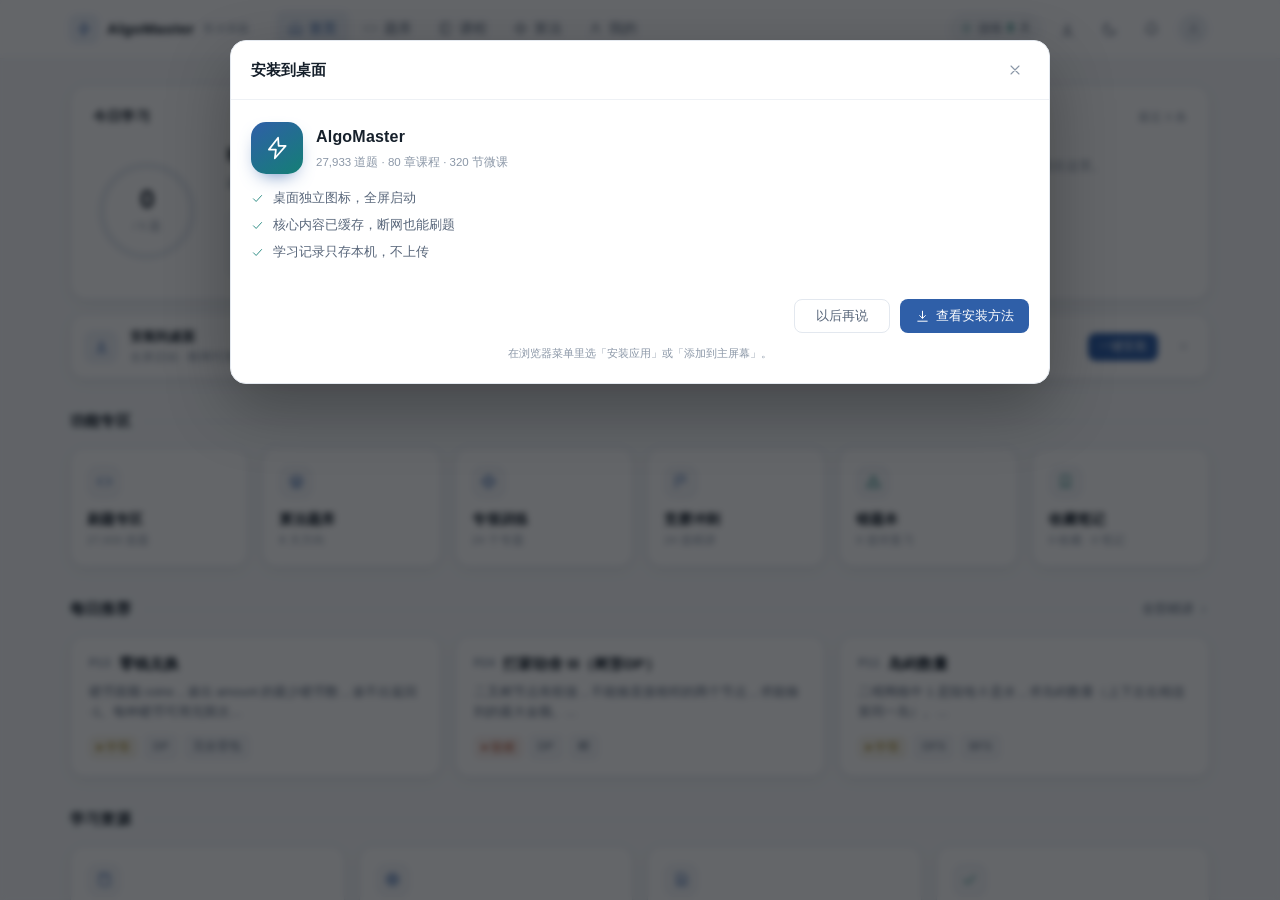
<file: index.html>
<!DOCTYPE html>
<html lang="zh-CN" data-theme="dark">
<head>
<meta charset="UTF-8">
<meta name="viewport" content="width=device-width, initial-scale=1.0, viewport-fit=cover">
<meta name="theme-color" content="#0b0e13">
<meta name="description" content="AlgoMaster · 大学生算法刷题与蓝桥杯 / ACM 竞赛学习工具：C++ Python Java C 全流程课程、系统算法专题、2.7 万道题库、左右分栏在线做题">
<meta name="mobile-web-app-capable" content="yes">
<meta name="apple-mobile-web-app-capable" content="yes">
<meta name="apple-mobile-web-app-status-bar-style" content="black-translucent">
<meta name="apple-mobile-web-app-title" content="AlgoMaster">
<link rel="manifest" href="manifest.json?sharecode=TMJWP6H5MQ">
<link rel="icon" href="icons/favicon-32.png?sharecode=TMJWP6H5MQ" sizes="32x32">
<link rel="apple-touch-icon" href="icons/apple-touch-icon.png?sharecode=TMJWP6H5MQ">
<title>AlgoMaster · 算法刷题与竞赛</title>
<script>
  (function () {
    try {
      var t = localStorage.getItem("algomaster-theme");
      if (!t) t = window.matchMedia("(prefers-color-scheme: light)").matches ? "light" : "dark";
      document.documentElement.setAttribute("data-theme", t);
    } catch (e) {}
  })();
</script>
<link rel="stylesheet" href="css/style.css">
<script>
  /* 分享链接靠 ?sharecode 授权：把当前 query 同步给 manifest / 图标，
     否则安装时浏览器以无凭据方式取 manifest 会拿到 403，导致「装不上」 */
  (function () {
    try {
      var q = location.search;
      if (!q) return;
      var m = document.querySelector('link[rel="manifest"]');
      if (m) m.setAttribute("href", "manifest.json" + q);      var icons = document.querySelectorAll('link[rel="icon"], link[rel="apple-touch-icon"]');
      for (var i = 0; i < icons.length; i++) {
        icons[i].setAttribute("href", icons[i].getAttribute("href").split("?")[0] + q);
      }
    } catch (e) {}
  })();
</script>
</head>
<body>

<!-- ================= 顶部栏 ================= -->
<header class="topbar">
  <div class="topbar-inner">
    <button class="icon-btn back-btn" id="backBtn" title="返回" onclick="App.goBack()"></button>
    <div class="brand" onclick="App.goTab('home')">
      <span class="brand-mark" id="brandMark"></span>
      <span class="brand-name">AlgoMaster</span>
      <span class="brand-sub">算法刷题</span>
    </div>

    <nav class="main-nav" id="mainNav"></nav>

    <div class="topbar-right">
      <div class="streak-chip" id="streakChip" onclick="App.nav('checkin')"></div>
      <button class="icon-btn" id="installIcon" title="安装到桌面" onclick="App.openInstallGuide()"></button>
      <button class="icon-btn" id="themeBtn" title="切换深色 / 浅色" onclick="App.toggleTheme()"></button>
      <button class="icon-btn" id="msgBtn" title="消息与公告" onclick="App.openAnnouncements()"></button>
      <div class="tb-avatar" id="tbAvatar" onclick="App.goTab('profile')" title="个人中心"></div>
    </div>
  </div>
</header>

<main id="app"></main>

<!-- 移动端底部导航挂载点：由 App.placeNav() 在窄屏时把 #mainNav 移进来，
     让导航成为固定布局的一部分，而不是浮在页面上的 fixed 层 -->
<div id="navSlot" class="nav-slot"></div>

<!-- ================= 弹层 ================= -->
<div id="modal" class="modal hidden" onclick="App.closeModal(event)">
  <div class="modal-box" onclick="event.stopPropagation()">
    <div class="modal-head">
      <h2 id="modalTitle"></h2>
      <button class="modal-close" onclick="App.closeModal()" id="modalCloseBtn"></button>
    </div>
    <div class="modal-body" id="modalBody"></div>
  </div>
</div>

<div id="toast" class="toast"></div>

<!-- ================= 安装引导 ================= -->
<div id="installBar" class="install-bar hidden">
  <div class="install-ico" id="installBarIco"></div>
  <div class="install-txt">
    <b id="installTitle">安装到手机桌面</b>
    <span id="installHint">像 App 一样全屏使用，支持离线</span>
  </div>
  <div class="install-actions">
    <button id="installBtn" class="install-btn">立即安装</button>
    <button class="install-close" id="installClose" aria-label="关闭">✕</button>
  </div>
</div>

<script src="data/course-index.js"></script>
<script src="js/data-algorithms.js"></script>
<script src="js/data-problems.js"></script>
<script src="data/stats.js"></script>
<script src="js/app.js"></script>

<script>
/* ============ PWA 安装引导 ============
   浏览器（尤其微信/QQ 内置浏览器）不会自动弹安装框，这里做三件事：
   1. 常驻安装入口（顶栏图标）—— 任何时候都能点，按机型给出精确步骤
   2. 可安装时（Chrome/Edge）直接调起系统安装弹窗
   3. 首次访问自动出现底部引导条，关闭后 3 天内不再打扰
   ======================================== */
(function () {
  /* 装在 APK 里（资源已全量内嵌，走 appassets 本地来源）→ 不需要 SW，也不再劝安装 */
  var inShellEarly = false;
  try { inShellEarly = !!(window.AndroidShell && window.AndroidShell.isShell && window.AndroidShell.isShell()); } catch (e) {}

  /* Service Worker 是「能否安装」的硬性条件之一。
     本站子资源必须带 ?sharecode，注册时不带就会拿到 403 → SW 装不上 → 系统安装框永不出现。
     所以注册地址直接继承当前页面的查询串。 */
  if ("serviceWorker" in navigator && !inShellEarly) {
    (function () {
      var q = location.search || "";
      var tryReg = function (url) {
        return navigator.serviceWorker.register(url, { scope: "./", updateViaCache: "none" });
      };
      var fire = function () {
        tryReg("sw.js" + q)
          .then(function (reg) { if (reg && reg.update) reg.update().catch(function () {}); })
          .catch(function () {
            // 极少数网关环境下带 query 反而被拒，退化为普通地址再试一次
            tryReg("sw.js").catch(function () {});
          });
      };
      if (document.readyState === "complete") fire();
      else window.addEventListener("load", fire);
    })();
  }

  var UA = navigator.userAgent || "";
  var isWeChat = /MicroMessenger/i.test(UA);
  var isQQ = /\bQQ\//i.test(UA) && !/MQQBrowser/i.test(UA);   // QQ 内置浏览器；QQ 浏览器是独立的，能装
  var isQQBrowser = /MQQBrowser|QQBrowser/i.test(UA);
  var isWeibo = /Weibo/i.test(UA);
  var isIOS = /iphone|ipad|ipod/i.test(UA);
  var isAndroid = /android/i.test(UA);
  var inApp = isWeChat || isQQ || isWeibo;   // 内置浏览器：无法调起安装
  var standalone = window.matchMedia("(display-mode: standalone)").matches ||
                   window.navigator.standalone === true;
  // 装在 APK 壳里：已经是 App 了，不再劝安装（壳通过 addJavascriptInterface 暴露 isShell）
  var inShell = false;
  try { inShell = !!(window.AndroidShell && window.AndroidShell.isShell && window.AndroidShell.isShell()); } catch (e) {}

  /* 国产手机浏览器（vivo / UC / 夸克 / 华为 / 小米 / OPPO / 百度 / 360…）
     内核基于 Chromium，beforeinstallprompt 也会触发，页面同样可安装；
     但它们对 prompt() 的支持参差不齐，很多会忽略网页主动调起的安装框。
     这类浏览器一律「不拦截事件」，把机会留给浏览器自己的安装提示。 */
  var isCnBrowser = /VivoBrowser|UCBrowser|UCWEB|Quark|HuaweiBrowser|MiuiBrowser|HeyTapBrowser|OppoBrowser|baidubrowser|BIDUBrowser|QihooBrowser|360SE/i.test(UA);
  // 只有确认 prompt() 一定生效的浏览器才由我们接管（拦截 + 主动调起）
  var trustPrompt = !inApp && !isCnBrowser && /\bChrome\/|\bEdg\/|\bSamsungBrowser\//i.test(UA);
  var nativeReady = false;   // 浏览器自身已具备安装条件（我们没拦截）

  var deferredPrompt = null;
  var HIDE_KEY = "algomaster-install-hide";
  var bar = document.getElementById("installBar");
  var btn = document.getElementById("installBtn");
  var title = document.getElementById("installTitle");
  var hint = document.getElementById("installHint");
  var ico = document.getElementById("installBarIco");
  var closeBtn = document.getElementById("installClose");

  // 内置浏览器里把安装条挪到顶栏下方，紧邻「···」菜单，操作路径最短
  if (bar && inApp) bar.classList.add("at-top");

  // 安装条是浮层，出现时给内容区留出底部空间，避免压住最后一屏内容
  function markBarSpace(on) {
    try { document.body.classList.toggle("has-install-bar", !!on); } catch (e) {}
  }

  function hideBar() { if (bar) bar.classList.add("hidden"); markBarSpace(false); }

  function hintText() {
    if (isWeChat) return "右上角 ··· → 在浏览器打开 → 添加到桌面";
    if (isQQ) return "右上角 ··· → 在浏览器打开 → 添加到桌面";
    if (isWeibo) return "右上角 ··· → 在浏览器打开 → 添加到桌面";
    if (isIOS) return "Safari 底部「分享」→「添加到主屏幕」";
    if (isAndroid) return "点右侧按钮，或浏览器菜单安装";
    return "地址栏右侧有安装图标，或从菜单安装";
  }

  function syncBar() {
    if (!bar) return;
    var direct = !!deferredPrompt;
    if (title) title.textContent = direct ? "一步安装到桌面" : "安装到手机桌面";
    if (hint) {
      hint.textContent = direct
        ? "全屏启动，断网也能用"
        : nativeReady
          ? "浏览器已支持安装，点菜单里的「安装应用」"
          : hintText();
    }
    if (btn) {
      btn.textContent = direct
        ? "立即安装"
        : nativeReady
          ? "安装方法"
          : (inApp ? "复制链接" : "安装方法");
    }
    if (ico) {
      ico.innerHTML = direct
        ? '<svg viewBox="0 0 24 24" fill="none" stroke="currentColor" stroke-width="1.6" stroke-linecap="round" stroke-linejoin="round" width="18" height="18"><path d="M12 3.5v11"/><path d="M7.5 10.5 12 15l4.5-4.5"/><path d="M4.5 19.5h15"/></svg>'
        : '<svg viewBox="0 0 24 24" fill="none" stroke="currentColor" stroke-width="1.6" stroke-linecap="round" stroke-linejoin="round" width="18" height="18"><path d="M12 15.5V3.5"/><path d="M8 7.5 12 3.5l4 4"/><path d="M5 13v7.5h14V13"/></svg>';
    }
  }

  function barAllowed() {
    if (!bar || standalone || inShell) return false;
    try {
      var last = parseInt(localStorage.getItem(HIDE_KEY) || "0", 10);
      if (last && Date.now() - last < 12 * 3600 * 1000) return false;   // 半天内不再打扰
    } catch (e) {}
    return true;
  }

  // 决定「现在要不要显示安装条」：避免和首页的安装入口条重复，
  // 阅读类页面（做题 / 章节）也不打扰
  function syncVisibility() {
    if (!barAllowed()) { hideBar(); return; }
    var page = (window.App && App.state && App.state.page) || "home";
    var onHome = page === "home";
    var hasStrip = !!document.querySelector(".install-strip");
    // 安装提示只留在首页：内页（阅读 / 列表 / 做题）一律不打扰
    if (page !== "home") { hideBar(); return; }
    if (onHome && hasStrip) { hideBar(); return; }
    syncBar();
    bar.classList.remove("hidden");
    markBarSpace(true);
  }

  function showBar() { syncVisibility(); }

  // 暴露给 App 用（安装引导弹层里的「立即安装」按钮）
  window.AMInstall = {
    canPrompt: function () { return !!deferredPrompt; },
    nativeReady: function () { return nativeReady; },
    prompt: function () {
      if (!deferredPrompt) {
        if (window.App && App.openInstallGuide) App.openInstallGuide();
        return false;
      }
      var p = deferredPrompt;
      deferredPrompt = null;
      try { p.prompt(); } catch (e) {}
      p.userChoice.then(function () { hideBar(); }).catch(function () {});
      return true;
    },
    syncVisibility: syncVisibility,
    showBar: function () { showBar(true); }
  };

  // 打开链接后直接弹系统安装框。
  // 浏览器硬性要求：prompt() 必须在用户手势的同步上下文里调用，setTimeout 会丢失手势，
  // 所以这里挂在首次触摸/点击上，事件回调里同步调用。
  var AUTO_KEY = "am-auto-prompt";
  var autoTried = false;
  function autoPromptOnce() {
    if (!deferredPrompt || standalone || inApp || inShell) return;
    if (!barAllowed()) return;
    var p = deferredPrompt;
    deferredPrompt = null;
    try {
      var r = p.prompt();
      if (r && r.catch) r.catch(function () { deferredPrompt = p; });
    } catch (e) {
      deferredPrompt = p;
      return;
    }
    autoTried = true;
    try { sessionStorage.setItem(AUTO_KEY, String(Date.now())); } catch (e) {}
    p.userChoice.then(function (res) {
      if (res && res.outcome === "accepted") {
        try { localStorage.setItem(HIDE_KEY, String(Date.now())); } catch (e) {}
        hideBar();
        if (window.App && App.toast) App.toast("正在安装，稍后从桌面图标启动");
      }
    }).catch(function () {});
  }

  // 首次交互即尝试安装 —— 这是浏览器唯一放行的时机
  function armGesturePrompt() {
    var evs = ["pointerup", "touchend", "click", "keydown"];
    var once = function () {
      evs.forEach(function (t) { window.removeEventListener(t, once, true); });
      // 安装引导弹层打开时，交给弹层里的按钮主导，避免系统框和弹层互相覆盖
      var m = document.getElementById("modal");
      if (m && !m.classList.contains("hidden")) return;
      autoPromptOnce();          // 必须同步，不能包 setTimeout
    };
    evs.forEach(function (t) { window.addEventListener(t, once, { capture: true, passive: true }); });
  }

  // 首屏绘制后自动弹出「安装到桌面」选项（就是以前那个打开链接就弹的效果）
  var autoGuideDone = false;
  function autoGuide() {
    if (autoGuideDone || inShell) return;
    autoGuideDone = true;
    if (!window.App || !App.state || App.state.page !== "home") return;
    var m = document.getElementById("modal");
    if (m && !m.classList.contains("hidden")) return;
    App.autoInstallPrompt();
  }
  window.addEventListener("load", function () {
    setTimeout(autoGuide, 900);
  });

  window.addEventListener("beforeinstallprompt", function (e) {
    if (inShell) return;
    // 微信 / QQ / 微博的内置浏览器里，安装流程会被宿主拦截（即便事件触发也装不上），
    // 因此统一走「复制链接 → 用浏览器打开」，比给一个点了没反应的安装按钮更可靠
    if (inApp) { syncBar(); return; }

    // 国产浏览器：不调用 preventDefault —— 一旦拦截，浏览器自带的「安装 / 添加到桌面」
    // 提示就永远不出现，而它们的 prompt() 又常常被忽略，结果是两边都没有入口。
    // 放行之后由浏览器自己弹提示，用户点一下就装好。
    if (!trustPrompt) {
      nativeReady = true;
      syncBar();
      showBar();
      return;
    }

    e.preventDefault();
    deferredPrompt = e;
    syncBar();
    showBar();
    armGesturePrompt();
  });

  window.addEventListener("appinstalled", function () {
    deferredPrompt = null;
    try { localStorage.setItem(HIDE_KEY, String(Date.now())); } catch (e) {}
    hideBar();
    if (window.App && App.toast) App.toast("已安装到桌面，下次从图标启动");
  });

  if (btn) {
    btn.addEventListener("click", function () {
      if (deferredPrompt) { window.AMInstall.prompt(); return; }
      if (inApp) {
        // 内置浏览器：一步复制链接，用户只需粘贴到浏览器
        if (window.App && App.copyLink) App.copyLink(true);
        return;
      }
      if (window.App && App.openInstallGuide) App.openInstallGuide();
    });
  }
  if (closeBtn) {
    closeBtn.addEventListener("click", function () {
      hideBar();
      try { localStorage.setItem(HIDE_KEY, String(Date.now())); } catch (e) {}
    });
  }

  // 首屏稳定后自动出现引导条（不依赖浏览器事件，微信/iOS 也能看到）
  window.addEventListener("load", function () {
    syncBar();
    setTimeout(showBar, 1200);
  });

  // 兜底：若 load 事件早已触发（脚本在末尾，一般不会），也要尝试
  if (document.readyState === "complete") {
    syncBar();
    setTimeout(showBar, 1200);
  }
})();
</script>
</body>
</html>
</file>
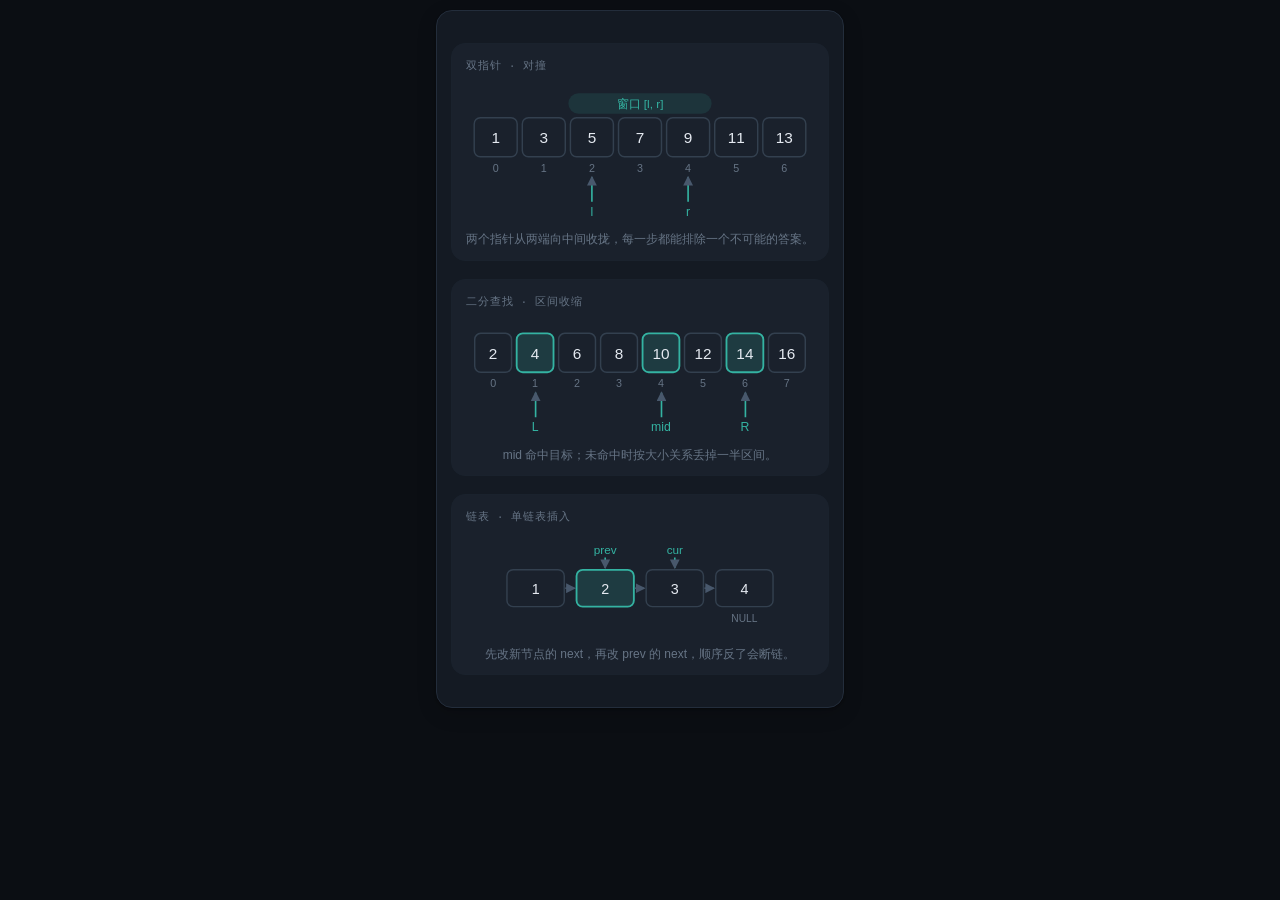
<file: tools/fig-dark-0.html>
<!doctype html><html data-theme="dark"><head><meta charset="utf-8">
<link rel="stylesheet" href="../css/style.css">
<style>body{background:var(--bg);margin:0;padding:10px;font-family:var(--font);color:var(--text)}
.wrap{max-width:700px;margin:0 auto}.content-block{background:var(--surface);border:1px solid var(--border);border-radius:16px;padding:14px}</style>
</head><body><div class="wrap"><div class="content-block"><figure class="fig"><div class="fig-label">双指针 · 对撞</div><div class="fig-canvas"><svg viewBox="0 0 340 134" role="img" preserveAspectRatio="xMidYMid meet"><defs><marker id="f-ar1" viewBox="0 0 10 10" refX="8.5" refY="5" markerWidth="6" markerHeight="6" orient="auto-start-reverse"><path d="M0,0 L10,5 L0,10 z" class="f-arrow-head"/></marker><marker id="f-ar2" viewBox="0 0 10 10" refX="8.5" refY="5" markerWidth="6" markerHeight="6" orient="auto-start-reverse"><path d="M0,0 L10,5 L0,10 z" class="f-arrow-head f-acc"/></marker></defs><rect x="100" y="10" width="140" height="20" rx="10" class="f-span "/><text x="170" y="20.5" class="f-t f-acc" text-anchor="middle" dominant-baseline="central" font-size="11.5">窗口 [l, r]</text><rect x="8" y="34" width="42" height="38" rx="6" class="f-box"/><text x="29" y="53.5" class="f-t" text-anchor="middle" dominant-baseline="central" font-size="15">1</text><text x="29" y="83" class="f-t f-mute" text-anchor="middle" dominant-baseline="central" font-size="10.5">0</text><rect x="55" y="34" width="42" height="38" rx="6" class="f-box"/><text x="76" y="53.5" class="f-t" text-anchor="middle" dominant-baseline="central" font-size="15">3</text><text x="76" y="83" class="f-t f-mute" text-anchor="middle" dominant-baseline="central" font-size="10.5">1</text><rect x="102" y="34" width="42" height="38" rx="6" class="f-box"/><text x="123" y="53.5" class="f-t" text-anchor="middle" dominant-baseline="central" font-size="15">5</text><text x="123" y="83" class="f-t f-mute" text-anchor="middle" dominant-baseline="central" font-size="10.5">2</text><rect x="149" y="34" width="42" height="38" rx="6" class="f-box"/><text x="170" y="53.5" class="f-t" text-anchor="middle" dominant-baseline="central" font-size="15">7</text><text x="170" y="83" class="f-t f-mute" text-anchor="middle" dominant-baseline="central" font-size="10.5">3</text><rect x="196" y="34" width="42" height="38" rx="6" class="f-box"/><text x="217" y="53.5" class="f-t" text-anchor="middle" dominant-baseline="central" font-size="15">9</text><text x="217" y="83" class="f-t f-mute" text-anchor="middle" dominant-baseline="central" font-size="10.5">4</text><rect x="243" y="34" width="42" height="38" rx="6" class="f-box"/><text x="264" y="53.5" class="f-t" text-anchor="middle" dominant-baseline="central" font-size="15">11</text><text x="264" y="83" class="f-t f-mute" text-anchor="middle" dominant-baseline="central" font-size="10.5">5</text><rect x="290" y="34" width="42" height="38" rx="6" class="f-box"/><text x="311" y="53.5" class="f-t" text-anchor="middle" dominant-baseline="central" font-size="15">13</text><text x="311" y="83" class="f-t f-mute" text-anchor="middle" dominant-baseline="central" font-size="10.5">6</text><line x1="123" y1="116" x2="123" y2="92" class="f-line f-acc" marker-end="url(#f-ar1)"/><text x="123" y="126" class="f-t f-acc" text-anchor="middle" dominant-baseline="central" font-size="12">l</text><line x1="217" y1="116" x2="217" y2="92" class="f-line f-acc" marker-end="url(#f-ar1)"/><text x="217" y="126" class="f-t f-acc" text-anchor="middle" dominant-baseline="central" font-size="12">r</text></svg></div><figcaption>两个指针从两端向中间收拢，每一步都能排除一个不可能的答案。</figcaption></figure>
<figure class="fig"><div class="fig-label">二分查找 · 区间收缩</div><div class="fig-canvas"><svg viewBox="0 0 340 114" role="img" preserveAspectRatio="xMidYMid meet"><defs><marker id="f-ar1" viewBox="0 0 10 10" refX="8.5" refY="5" markerWidth="6" markerHeight="6" orient="auto-start-reverse"><path d="M0,0 L10,5 L0,10 z" class="f-arrow-head"/></marker><marker id="f-ar2" viewBox="0 0 10 10" refX="8.5" refY="5" markerWidth="6" markerHeight="6" orient="auto-start-reverse"><path d="M0,0 L10,5 L0,10 z" class="f-arrow-head f-acc"/></marker></defs><rect x="8.5" y="14" width="36" height="38" rx="6" class="f-box"/><text x="26.5" y="33.5" class="f-t" text-anchor="middle" dominant-baseline="central" font-size="15">2</text><text x="26.5" y="63" class="f-t f-mute" text-anchor="middle" dominant-baseline="central" font-size="10.5">0</text><rect x="49.5" y="14" width="36" height="38" rx="6" class="f-box f-hi"/><text x="67.5" y="33.5" class="f-t" text-anchor="middle" dominant-baseline="central" font-size="15">4</text><text x="67.5" y="63" class="f-t f-mute" text-anchor="middle" dominant-baseline="central" font-size="10.5">1</text><rect x="90.5" y="14" width="36" height="38" rx="6" class="f-box"/><text x="108.5" y="33.5" class="f-t" text-anchor="middle" dominant-baseline="central" font-size="15">6</text><text x="108.5" y="63" class="f-t f-mute" text-anchor="middle" dominant-baseline="central" font-size="10.5">2</text><rect x="131.5" y="14" width="36" height="38" rx="6" class="f-box"/><text x="149.5" y="33.5" class="f-t" text-anchor="middle" dominant-baseline="central" font-size="15">8</text><text x="149.5" y="63" class="f-t f-mute" text-anchor="middle" dominant-baseline="central" font-size="10.5">3</text><rect x="172.5" y="14" width="36" height="38" rx="6" class="f-box f-hi"/><text x="190.5" y="33.5" class="f-t" text-anchor="middle" dominant-baseline="central" font-size="15">10</text><text x="190.5" y="63" class="f-t f-mute" text-anchor="middle" dominant-baseline="central" font-size="10.5">4</text><rect x="213.5" y="14" width="36" height="38" rx="6" class="f-box"/><text x="231.5" y="33.5" class="f-t" text-anchor="middle" dominant-baseline="central" font-size="15">12</text><text x="231.5" y="63" class="f-t f-mute" text-anchor="middle" dominant-baseline="central" font-size="10.5">5</text><rect x="254.5" y="14" width="36" height="38" rx="6" class="f-box f-hi"/><text x="272.5" y="33.5" class="f-t" text-anchor="middle" dominant-baseline="central" font-size="15">14</text><text x="272.5" y="63" class="f-t f-mute" text-anchor="middle" dominant-baseline="central" font-size="10.5">6</text><rect x="295.5" y="14" width="36" height="38" rx="6" class="f-box"/><text x="313.5" y="33.5" class="f-t" text-anchor="middle" dominant-baseline="central" font-size="15">16</text><text x="313.5" y="63" class="f-t f-mute" text-anchor="middle" dominant-baseline="central" font-size="10.5">7</text><line x1="68" y1="96" x2="68" y2="72" class="f-line f-acc" marker-end="url(#f-ar1)"/><text x="67.5" y="106" class="f-t f-acc" text-anchor="middle" dominant-baseline="central" font-size="12">L</text><line x1="191" y1="96" x2="191" y2="72" class="f-line f-acc" marker-end="url(#f-ar1)"/><text x="190.5" y="106" class="f-t f-acc" text-anchor="middle" dominant-baseline="central" font-size="12">mid</text><line x1="273" y1="96" x2="273" y2="72" class="f-line f-acc" marker-end="url(#f-ar1)"/><text x="272.5" y="106" class="f-t f-acc" text-anchor="middle" dominant-baseline="central" font-size="12">R</text></svg></div><figcaption>mid 命中目标；未命中时按大小关系丢掉一半区间。</figcaption></figure>
<figure class="fig"><div class="fig-label">链表 · 单链表插入</div><div class="fig-canvas"><svg viewBox="0 0 340 98" role="img" preserveAspectRatio="xMidYMid meet"><defs><marker id="f-ar1" viewBox="0 0 10 10" refX="8.5" refY="5" markerWidth="6" markerHeight="6" orient="auto-start-reverse"><path d="M0,0 L10,5 L0,10 z" class="f-arrow-head"/></marker><marker id="f-ar2" viewBox="0 0 10 10" refX="8.5" refY="5" markerWidth="6" markerHeight="6" orient="auto-start-reverse"><path d="M0,0 L10,5 L0,10 z" class="f-arrow-head f-acc"/></marker></defs><rect x="40" y="34" width="56" height="36" rx="6" class="f-box"/><text x="68" y="52.5" class="f-t" text-anchor="middle" dominant-baseline="central" font-size="14">1</text><line x1="97" y1="52" x2="106" y2="52" class="f-line" marker-end="url(#f-ar1)"/><rect x="108" y="34" width="56" height="36" rx="6" class="f-box f-hi"/><text x="136" y="52.5" class="f-t" text-anchor="middle" dominant-baseline="central" font-size="14">2</text><line x1="165" y1="52" x2="174" y2="52" class="f-line" marker-end="url(#f-ar1)"/><rect x="176" y="34" width="56" height="36" rx="6" class="f-box"/><text x="204" y="52.5" class="f-t" text-anchor="middle" dominant-baseline="central" font-size="14">3</text><line x1="233" y1="52" x2="242" y2="52" class="f-line" marker-end="url(#f-ar1)"/><rect x="244" y="34" width="56" height="36" rx="6" class="f-box"/><text x="272" y="52.5" class="f-t" text-anchor="middle" dominant-baseline="central" font-size="14">4</text><text x="272" y="82" class="f-t f-mute" text-anchor="middle" dominant-baseline="central" font-size="10">NULL</text><line x1="136" y1="22" x2="136" y2="32" class="f-line f-acc" marker-end="url(#f-ar1)"/><text x="136" y="14" class="f-t f-acc" text-anchor="middle" dominant-baseline="central" font-size="11.5">prev</text><line x1="204" y1="22" x2="204" y2="32" class="f-line f-acc" marker-end="url(#f-ar1)"/><text x="204" y="14" class="f-t f-acc" text-anchor="middle" dominant-baseline="central" font-size="11.5">cur</text></svg></div><figcaption>先改新节点的 next，再改 prev 的 next，顺序反了会断链。</figcaption></figure></div></div></body></html>
</file>
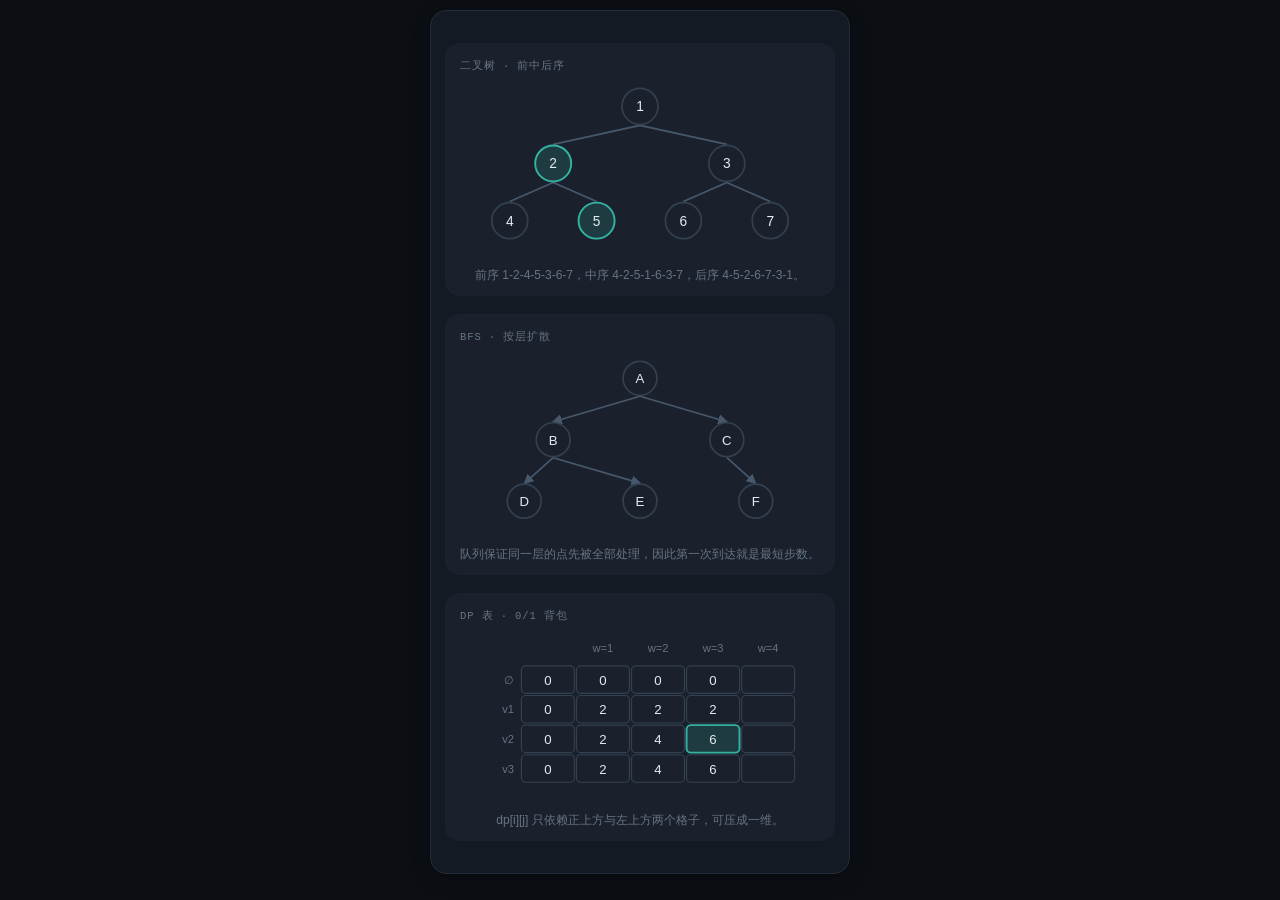
<file: tools/fig-dark-1.html>
<!doctype html><html data-theme="dark"><head><meta charset="utf-8">
<link rel="stylesheet" href="../css/style.css">
<style>body{background:var(--bg);margin:0;padding:10px;font-family:var(--font);color:var(--text)}
.wrap{max-width:700px;margin:0 auto}.content-block{background:var(--surface);border:1px solid var(--border);border-radius:16px;padding:14px}</style>
</head><body><div class="wrap"><div class="content-block"><figure class="fig"><div class="fig-label">二叉树 · 前中后序</div><div class="fig-canvas"><svg viewBox="0 0 340 163" role="img" preserveAspectRatio="xMidYMid meet"><defs><marker id="f-ar1" viewBox="0 0 10 10" refX="8.5" refY="5" markerWidth="6" markerHeight="6" orient="auto-start-reverse"><path d="M0,0 L10,5 L0,10 z" class="f-arrow-head"/></marker><marker id="f-ar2" viewBox="0 0 10 10" refX="8.5" refY="5" markerWidth="6" markerHeight="6" orient="auto-start-reverse"><path d="M0,0 L10,5 L0,10 z" class="f-arrow-head f-acc"/></marker></defs><line x1="170" y1="40" x2="88" y2="58" class="f-line"/><line x1="170" y1="40" x2="252" y2="58" class="f-line"/><line x1="88" y1="94" x2="47" y2="112" class="f-line"/><line x1="88" y1="94" x2="129" y2="112" class="f-line"/><line x1="252" y1="94" x2="211" y2="112" class="f-line"/><line x1="252" y1="94" x2="293" y2="112" class="f-line"/><circle cx="170" cy="22" r="17" class="f-node"/><text x="170" y="22.5" class="f-t" text-anchor="middle" dominant-baseline="central" font-size="13">1</text><circle cx="88" cy="76" r="17" class="f-node f-hi"/><text x="88" y="76.5" class="f-t" text-anchor="middle" dominant-baseline="central" font-size="13">2</text><circle cx="252" cy="76" r="17" class="f-node"/><text x="252" y="76.5" class="f-t" text-anchor="middle" dominant-baseline="central" font-size="13">3</text><circle cx="47" cy="130" r="17" class="f-node"/><text x="47" y="130.5" class="f-t" text-anchor="middle" dominant-baseline="central" font-size="13">4</text><circle cx="129" cy="130" r="17" class="f-node f-hi"/><text x="129" y="130.5" class="f-t" text-anchor="middle" dominant-baseline="central" font-size="13">5</text><circle cx="211" cy="130" r="17" class="f-node"/><text x="211" y="130.5" class="f-t" text-anchor="middle" dominant-baseline="central" font-size="13">6</text><circle cx="293" cy="130" r="17" class="f-node"/><text x="293" y="130.5" class="f-t" text-anchor="middle" dominant-baseline="central" font-size="13">7</text></svg></div><figcaption>前序 1-2-4-5-3-6-7，中序 4-2-5-1-6-3-7，后序 4-5-2-6-7-3-1。</figcaption></figure>
<figure class="fig"><div class="fig-label">BFS · 按层扩散</div><div class="fig-canvas"><svg viewBox="0 0 340 170" role="img" preserveAspectRatio="xMidYMid meet"><defs><marker id="f-ar1" viewBox="0 0 10 10" refX="8.5" refY="5" markerWidth="6" markerHeight="6" orient="auto-start-reverse"><path d="M0,0 L10,5 L0,10 z" class="f-arrow-head"/></marker><marker id="f-ar2" viewBox="0 0 10 10" refX="8.5" refY="5" markerWidth="6" markerHeight="6" orient="auto-start-reverse"><path d="M0,0 L10,5 L0,10 z" class="f-arrow-head f-acc"/></marker></defs><line x1="170" y1="39" x2="88" y2="63" class="f-line" marker-end="url(#f-ar1)"/><line x1="170" y1="39" x2="252" y2="63" class="f-line" marker-end="url(#f-ar1)"/><line x1="88" y1="97" x2="61" y2="121" class="f-line" marker-end="url(#f-ar1)"/><line x1="88" y1="97" x2="170" y2="121" class="f-line" marker-end="url(#f-ar1)"/><line x1="252" y1="97" x2="279" y2="121" class="f-line" marker-end="url(#f-ar1)"/><circle cx="170" cy="22" r="16" class="f-node "/><text x="170" y="22.5" class="f-t" text-anchor="middle" dominant-baseline="central" font-size="12.5">A</text><circle cx="88" cy="80" r="16" class="f-node "/><text x="88" y="80.5" class="f-t" text-anchor="middle" dominant-baseline="central" font-size="12.5">B</text><circle cx="252" cy="80" r="16" class="f-node "/><text x="252" y="80.5" class="f-t" text-anchor="middle" dominant-baseline="central" font-size="12.5">C</text><circle cx="60.666666666666664" cy="138" r="16" class="f-node "/><text x="60.7" y="138.5" class="f-t" text-anchor="middle" dominant-baseline="central" font-size="12.5">D</text><circle cx="170" cy="138" r="16" class="f-node "/><text x="170" y="138.5" class="f-t" text-anchor="middle" dominant-baseline="central" font-size="12.5">E</text><circle cx="279.3333333333333" cy="138" r="16" class="f-node "/><text x="279.3" y="138.5" class="f-t" text-anchor="middle" dominant-baseline="central" font-size="12.5">F</text></svg></div><figcaption>队列保证同一层的点先被全部处理，因此第一次到达就是最短步数。</figcaption></figure>
<figure class="fig"><div class="fig-label">DP 表 · 0/1 背包</div><div class="fig-canvas"><svg viewBox="0 0 340 158" role="img" preserveAspectRatio="xMidYMid meet"><defs><marker id="f-ar1" viewBox="0 0 10 10" refX="8.5" refY="5" markerWidth="6" markerHeight="6" orient="auto-start-reverse"><path d="M0,0 L10,5 L0,10 z" class="f-arrow-head"/></marker><marker id="f-ar2" viewBox="0 0 10 10" refX="8.5" refY="5" markerWidth="6" markerHeight="6" orient="auto-start-reverse"><path d="M0,0 L10,5 L0,10 z" class="f-arrow-head f-acc"/></marker></defs><text x="135" y="14" class="f-t f-mute" text-anchor="middle" dominant-baseline="central" font-size="10.5">w=1</text><text x="187" y="14" class="f-t f-mute" text-anchor="middle" dominant-baseline="central" font-size="10.5">w=2</text><text x="239" y="14" class="f-t f-mute" text-anchor="middle" dominant-baseline="central" font-size="10.5">w=3</text><text x="291" y="14" class="f-t f-mute" text-anchor="middle" dominant-baseline="central" font-size="10.5">w=4</text><text x="51" y="44" class="f-t f-mute" text-anchor="end" dominant-baseline="central" font-size="10.5">∅</text><rect x="58" y="31" width="50" height="26" rx="4" class="f-cell"/><text x="83" y="44.5" class="f-t" text-anchor="middle" dominant-baseline="central" font-size="12.5">0</text><rect x="110" y="31" width="50" height="26" rx="4" class="f-cell"/><text x="135" y="44.5" class="f-t" text-anchor="middle" dominant-baseline="central" font-size="12.5">0</text><rect x="162" y="31" width="50" height="26" rx="4" class="f-cell"/><text x="187" y="44.5" class="f-t" text-anchor="middle" dominant-baseline="central" font-size="12.5">0</text><rect x="214" y="31" width="50" height="26" rx="4" class="f-cell"/><text x="239" y="44.5" class="f-t" text-anchor="middle" dominant-baseline="central" font-size="12.5">0</text><rect x="266" y="31" width="50" height="26" rx="4" class="f-cell"/><text x="51" y="72" class="f-t f-mute" text-anchor="end" dominant-baseline="central" font-size="10.5">v1</text><rect x="58" y="59" width="50" height="26" rx="4" class="f-cell"/><text x="83" y="72.5" class="f-t" text-anchor="middle" dominant-baseline="central" font-size="12.5">0</text><rect x="110" y="59" width="50" height="26" rx="4" class="f-cell"/><text x="135" y="72.5" class="f-t" text-anchor="middle" dominant-baseline="central" font-size="12.5">2</text><rect x="162" y="59" width="50" height="26" rx="4" class="f-cell"/><text x="187" y="72.5" class="f-t" text-anchor="middle" dominant-baseline="central" font-size="12.5">2</text><rect x="214" y="59" width="50" height="26" rx="4" class="f-cell"/><text x="239" y="72.5" class="f-t" text-anchor="middle" dominant-baseline="central" font-size="12.5">2</text><rect x="266" y="59" width="50" height="26" rx="4" class="f-cell"/><text x="51" y="100" class="f-t f-mute" text-anchor="end" dominant-baseline="central" font-size="10.5">v2</text><rect x="58" y="87" width="50" height="26" rx="4" class="f-cell"/><text x="83" y="100.5" class="f-t" text-anchor="middle" dominant-baseline="central" font-size="12.5">0</text><rect x="110" y="87" width="50" height="26" rx="4" class="f-cell"/><text x="135" y="100.5" class="f-t" text-anchor="middle" dominant-baseline="central" font-size="12.5">2</text><rect x="162" y="87" width="50" height="26" rx="4" class="f-cell"/><text x="187" y="100.5" class="f-t" text-anchor="middle" dominant-baseline="central" font-size="12.5">4</text><rect x="214" y="87" width="50" height="26" rx="4" class="f-cell f-hi"/><text x="239" y="100.5" class="f-t" text-anchor="middle" dominant-baseline="central" font-size="12.5">6</text><rect x="266" y="87" width="50" height="26" rx="4" class="f-cell"/><text x="51" y="128" class="f-t f-mute" text-anchor="end" dominant-baseline="central" font-size="10.5">v3</text><rect x="58" y="115" width="50" height="26" rx="4" class="f-cell"/><text x="83" y="128.5" class="f-t" text-anchor="middle" dominant-baseline="central" font-size="12.5">0</text><rect x="110" y="115" width="50" height="26" rx="4" class="f-cell"/><text x="135" y="128.5" class="f-t" text-anchor="middle" dominant-baseline="central" font-size="12.5">2</text><rect x="162" y="115" width="50" height="26" rx="4" class="f-cell"/><text x="187" y="128.5" class="f-t" text-anchor="middle" dominant-baseline="central" font-size="12.5">4</text><rect x="214" y="115" width="50" height="26" rx="4" class="f-cell"/><text x="239" y="128.5" class="f-t" text-anchor="middle" dominant-baseline="central" font-size="12.5">6</text><rect x="266" y="115" width="50" height="26" rx="4" class="f-cell"/></svg></div><figcaption>dp[i][j] 只依赖正上方与左上方两个格子，可压成一维。</figcaption></figure></div></div></body></html>
</file>
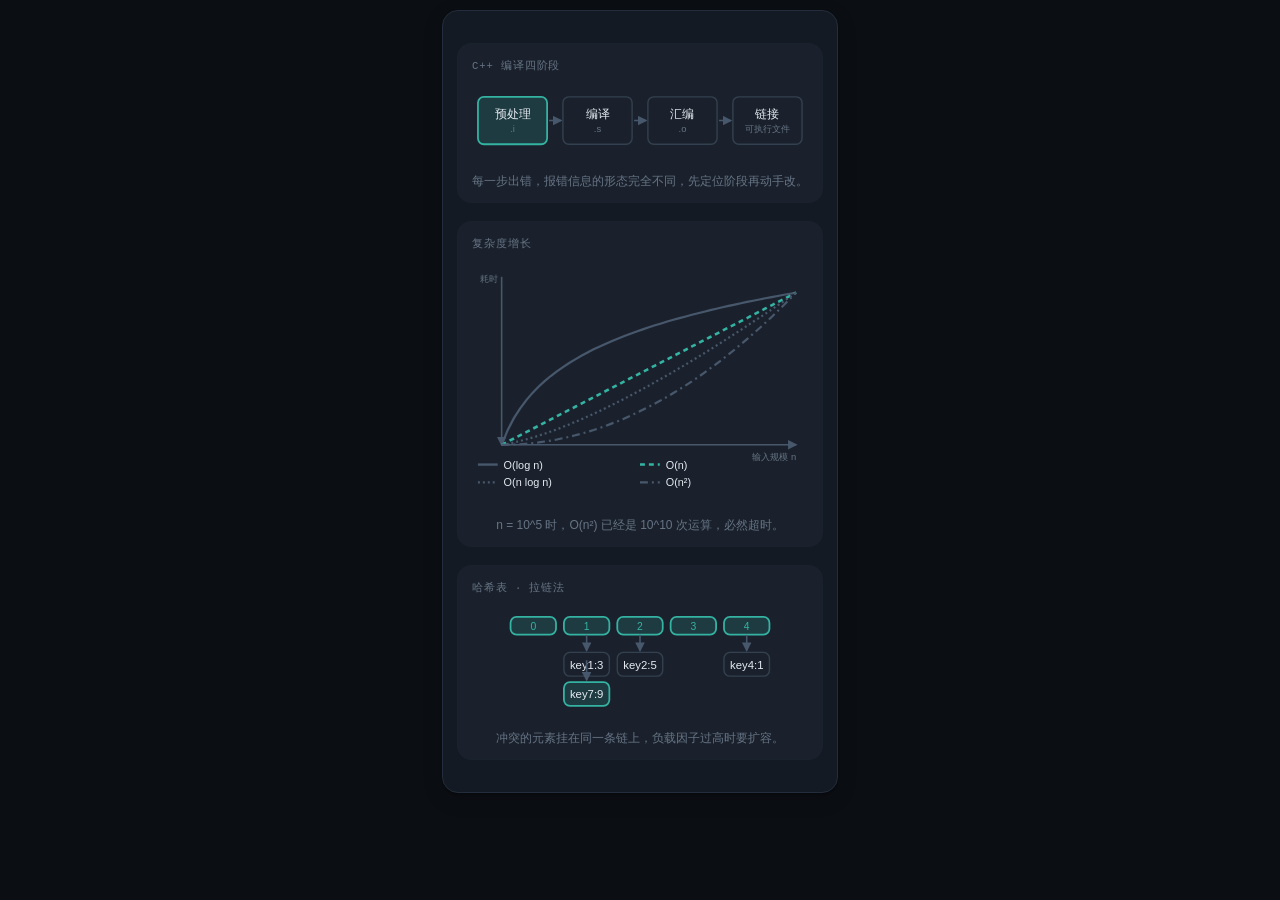
<file: tools/fig-dark-2.html>
<!doctype html><html data-theme="dark"><head><meta charset="utf-8">
<link rel="stylesheet" href="../css/style.css">
<style>body{background:var(--bg);margin:0;padding:10px;font-family:var(--font);color:var(--text)}
.wrap{max-width:700px;margin:0 auto}.content-block{background:var(--surface);border:1px solid var(--border);border-radius:16px;padding:14px}</style>
</head><body><div class="wrap"><div class="content-block"><figure class="fig"><div class="fig-label">C++ 编译四阶段</div><div class="fig-canvas"><svg viewBox="0 0 340 80" role="img" preserveAspectRatio="xMidYMid meet"><defs><marker id="f-ar1" viewBox="0 0 10 10" refX="8.5" refY="5" markerWidth="6" markerHeight="6" orient="auto-start-reverse"><path d="M0,0 L10,5 L0,10 z" class="f-arrow-head"/></marker><marker id="f-ar2" viewBox="0 0 10 10" refX="8.5" refY="5" markerWidth="6" markerHeight="6" orient="auto-start-reverse"><path d="M0,0 L10,5 L0,10 z" class="f-arrow-head f-acc"/></marker></defs><rect x="6" y="14" width="70" height="48" rx="6" class="f-box f-hi"/><text x="41" y="31" class="f-t" text-anchor="middle" dominant-baseline="central" font-size="12.5">预处理</text><text x="41" y="47" class="f-t f-mute" text-anchor="middle" dominant-baseline="central" font-size="9.5">.i</text><line x1="78" y1="38" x2="90" y2="38" class="f-line" marker-end="url(#f-ar1)"/><rect x="92" y="14" width="70" height="48" rx="6" class="f-box"/><text x="127" y="31" class="f-t" text-anchor="middle" dominant-baseline="central" font-size="12.5">编译</text><text x="127" y="47" class="f-t f-mute" text-anchor="middle" dominant-baseline="central" font-size="9.5">.s</text><line x1="164" y1="38" x2="176" y2="38" class="f-line" marker-end="url(#f-ar1)"/><rect x="178" y="14" width="70" height="48" rx="6" class="f-box"/><text x="213" y="31" class="f-t" text-anchor="middle" dominant-baseline="central" font-size="12.5">汇编</text><text x="213" y="47" class="f-t f-mute" text-anchor="middle" dominant-baseline="central" font-size="9.5">.o</text><line x1="250" y1="38" x2="262" y2="38" class="f-line" marker-end="url(#f-ar1)"/><rect x="264" y="14" width="70" height="48" rx="6" class="f-box"/><text x="299" y="31" class="f-t" text-anchor="middle" dominant-baseline="central" font-size="12.5">链接</text><text x="299" y="47" class="f-t f-mute" text-anchor="middle" dominant-baseline="central" font-size="9.5">可执行文件</text></svg></div><figcaption>每一步出错，报错信息的形态完全不同，先定位阶段再动手改。</figcaption></figure>
<figure class="fig"><div class="fig-label">复杂度增长</div><div class="fig-canvas"><svg viewBox="0 0 340 248" role="img" preserveAspectRatio="xMidYMid meet"><defs><marker id="f-ar1" viewBox="0 0 10 10" refX="8.5" refY="5" markerWidth="6" markerHeight="6" orient="auto-start-reverse"><path d="M0,0 L10,5 L0,10 z" class="f-arrow-head"/></marker><marker id="f-ar2" viewBox="0 0 10 10" refX="8.5" refY="5" markerWidth="6" markerHeight="6" orient="auto-start-reverse"><path d="M0,0 L10,5 L0,10 z" class="f-arrow-head f-acc"/></marker></defs><line x1="30" y1="16" x2="30" y2="186" class="f-line" marker-end="url(#f-ar1)"/><line x1="30" y1="186" x2="328" y2="186" class="f-line" marker-end="url(#f-ar1)"/><text x="26" y="18" class="f-t f-mute" text-anchor="end" dominant-baseline="central" font-size="9.5">耗时</text><text x="328" y="198" class="f-t f-mute" text-anchor="end" dominant-baseline="central" font-size="9.5">输入规模 n</text><path d="M30.0,186.0 L36.2,170.9 L42.4,159.0 L48.6,149.3 L54.8,141.0 L61.0,133.7 L67.3,127.3 L73.5,121.6 L79.7,116.4 L85.9,111.7 L92.1,107.3 L98.3,103.2 L104.5,99.5 L110.7,95.9 L116.9,92.6 L123.1,89.4 L129.3,86.5 L135.5,83.7 L141.8,81.0 L148.0,78.4 L154.2,76.0 L160.4,73.6 L166.6,71.4 L172.8,69.2 L179.0,67.1 L185.2,65.1 L191.4,63.2 L197.6,61.3 L203.8,59.5 L210.0,57.8 L216.3,56.1 L222.5,54.4 L228.7,52.8 L234.9,51.3 L241.1,49.7 L247.3,48.3 L253.5,46.8 L259.7,45.4 L265.9,44.1 L272.1,42.7 L278.3,41.4 L284.5,40.2 L290.8,38.9 L297.0,37.7 L303.2,36.5 L309.4,35.4 L315.6,34.2 L321.8,33.1 L328.0,32.0" fill="none" class="f-curve " stroke-width="2.2"/><path d="M30.0,186.0 L36.2,182.8 L42.4,179.6 L48.6,176.4 L54.8,173.2 L61.0,170.0 L67.3,166.8 L73.5,163.5 L79.7,160.3 L85.9,157.1 L92.1,153.9 L98.3,150.7 L104.5,147.5 L110.7,144.3 L116.9,141.1 L123.1,137.9 L129.3,134.7 L135.5,131.5 L141.8,128.3 L148.0,125.0 L154.2,121.8 L160.4,118.6 L166.6,115.4 L172.8,112.2 L179.0,109.0 L185.2,105.8 L191.4,102.6 L197.6,99.4 L203.8,96.2 L210.0,93.0 L216.3,89.8 L222.5,86.5 L228.7,83.3 L234.9,80.1 L241.1,76.9 L247.3,73.7 L253.5,70.5 L259.7,67.3 L265.9,64.1 L272.1,60.9 L278.3,57.7 L284.5,54.5 L290.8,51.3 L297.0,48.0 L303.2,44.8 L309.4,41.6 L315.6,38.4 L321.8,35.2 L328.0,32.0" fill="none" class="f-curve f-hi" stroke-width="2.2" stroke-dasharray="5 4"/><path d="M30.0,186.0 L36.2,184.9 L42.4,183.6 L48.6,182.2 L54.8,180.5 L61.0,178.7 L67.3,176.8 L73.5,174.8 L79.7,172.6 L85.9,170.3 L92.1,167.9 L98.3,165.4 L104.5,162.8 L110.7,160.1 L116.9,157.4 L123.1,154.6 L129.3,151.7 L135.5,148.7 L141.8,145.6 L148.0,142.5 L154.2,139.4 L160.4,136.1 L166.6,132.8 L172.8,129.5 L179.0,126.1 L185.2,122.6 L191.4,119.1 L197.6,115.6 L203.8,112.0 L210.0,108.3 L216.3,104.7 L222.5,100.9 L228.7,97.2 L234.9,93.4 L241.1,89.5 L247.3,85.6 L253.5,81.7 L259.7,77.7 L265.9,73.7 L272.1,69.7 L278.3,65.6 L284.5,61.5 L290.8,57.4 L297.0,53.3 L303.2,49.1 L309.4,44.8 L315.6,40.6 L321.8,36.3 L328.0,32.0" fill="none" class="f-curve " stroke-width="2.2" stroke-dasharray="2 3"/><path d="M30.0,186.0 L36.2,185.9 L42.4,185.7 L48.6,185.4 L54.8,184.9 L61.0,184.3 L67.3,183.6 L73.5,182.7 L79.7,181.7 L85.9,180.6 L92.1,179.3 L98.3,177.9 L104.5,176.4 L110.7,174.7 L116.9,172.9 L123.1,171.0 L129.3,168.9 L135.5,166.7 L141.8,164.3 L148.0,161.9 L154.2,159.3 L160.4,156.5 L166.6,153.6 L172.8,150.6 L179.0,147.5 L185.2,144.2 L191.4,140.8 L197.6,137.3 L203.8,133.6 L210.0,129.8 L216.3,125.8 L222.5,121.8 L228.7,117.6 L234.9,113.2 L241.1,108.7 L247.3,104.1 L253.5,99.4 L259.7,94.5 L265.9,89.5 L272.1,84.3 L278.3,79.1 L284.5,73.6 L290.8,68.1 L297.0,62.4 L303.2,56.6 L309.4,50.6 L315.6,44.6 L321.8,38.3 L328.0,32.0" fill="none" class="f-curve " stroke-width="2.2" stroke-dasharray="8 4 2 4"/><line x1="6" y1="206" x2="26" y2="206" class="f-curve " stroke-width="2.4"/><text x="32" y="206" class="f-t" text-anchor="start" dominant-baseline="central" font-size="11">O(log n)</text><line x1="170" y1="206" x2="190" y2="206" class="f-curve f-hi" stroke-width="2.4" stroke-dasharray="5 4"/><text x="196" y="206" class="f-t" text-anchor="start" dominant-baseline="central" font-size="11">O(n)</text><line x1="6" y1="224" x2="26" y2="224" class="f-curve " stroke-width="2.4" stroke-dasharray="2 3"/><text x="32" y="224" class="f-t" text-anchor="start" dominant-baseline="central" font-size="11">O(n log n)</text><line x1="170" y1="224" x2="190" y2="224" class="f-curve " stroke-width="2.4" stroke-dasharray="8 4 2 4"/><text x="196" y="224" class="f-t" text-anchor="start" dominant-baseline="central" font-size="11">O(n²)</text></svg></div><figcaption>n = 10^5 时，O(n²) 已经是 10^10 次运算，必然超时。</figcaption></figure>
<figure class="fig"><div class="fig-label">哈希表 · 拉链法</div><div class="fig-canvas"><svg viewBox="0 0 340 116" role="img" preserveAspectRatio="xMidYMid meet"><defs><marker id="f-ar1" viewBox="0 0 10 10" refX="8.5" refY="5" markerWidth="6" markerHeight="6" orient="auto-start-reverse"><path d="M0,0 L10,5 L0,10 z" class="f-arrow-head"/></marker><marker id="f-ar2" viewBox="0 0 10 10" refX="8.5" refY="5" markerWidth="6" markerHeight="6" orient="auto-start-reverse"><path d="M0,0 L10,5 L0,10 z" class="f-arrow-head f-acc"/></marker></defs><rect x="39" y="12" width="46" height="18" rx="6" class="f-box f-hi"/><text x="62" y="21.5" class="f-t f-acc" text-anchor="middle" dominant-baseline="central" font-size="10.5">0</text><rect x="93" y="12" width="46" height="18" rx="6" class="f-box f-hi"/><text x="116" y="21.5" class="f-t f-acc" text-anchor="middle" dominant-baseline="central" font-size="10.5">1</text><line x1="116" y1="30" x2="116" y2="46" class="f-line" marker-end="url(#f-ar1)"/><rect x="93" y="48" width="46" height="24" rx="6" class="f-box"/><text x="116" y="60.5" class="f-t" text-anchor="middle" dominant-baseline="central" font-size="11.5">key1:3</text><line x1="116" y1="56" x2="116" y2="76" class="f-line" marker-end="url(#f-ar1)"/><rect x="93" y="78" width="46" height="24" rx="6" class="f-box f-hi"/><text x="116" y="90.5" class="f-t" text-anchor="middle" dominant-baseline="central" font-size="11.5">key7:9</text><rect x="147" y="12" width="46" height="18" rx="6" class="f-box f-hi"/><text x="170" y="21.5" class="f-t f-acc" text-anchor="middle" dominant-baseline="central" font-size="10.5">2</text><line x1="170" y1="30" x2="170" y2="46" class="f-line" marker-end="url(#f-ar1)"/><rect x="147" y="48" width="46" height="24" rx="6" class="f-box"/><text x="170" y="60.5" class="f-t" text-anchor="middle" dominant-baseline="central" font-size="11.5">key2:5</text><rect x="201" y="12" width="46" height="18" rx="6" class="f-box f-hi"/><text x="224" y="21.5" class="f-t f-acc" text-anchor="middle" dominant-baseline="central" font-size="10.5">3</text><rect x="255" y="12" width="46" height="18" rx="6" class="f-box f-hi"/><text x="278" y="21.5" class="f-t f-acc" text-anchor="middle" dominant-baseline="central" font-size="10.5">4</text><line x1="278" y1="30" x2="278" y2="46" class="f-line" marker-end="url(#f-ar1)"/><rect x="255" y="48" width="46" height="24" rx="6" class="f-box"/><text x="278" y="60.5" class="f-t" text-anchor="middle" dominant-baseline="central" font-size="11.5">key4:1</text></svg></div><figcaption>冲突的元素挂在同一条链上，负载因子过高时要扩容。</figcaption></figure></div></div></body></html>
</file>
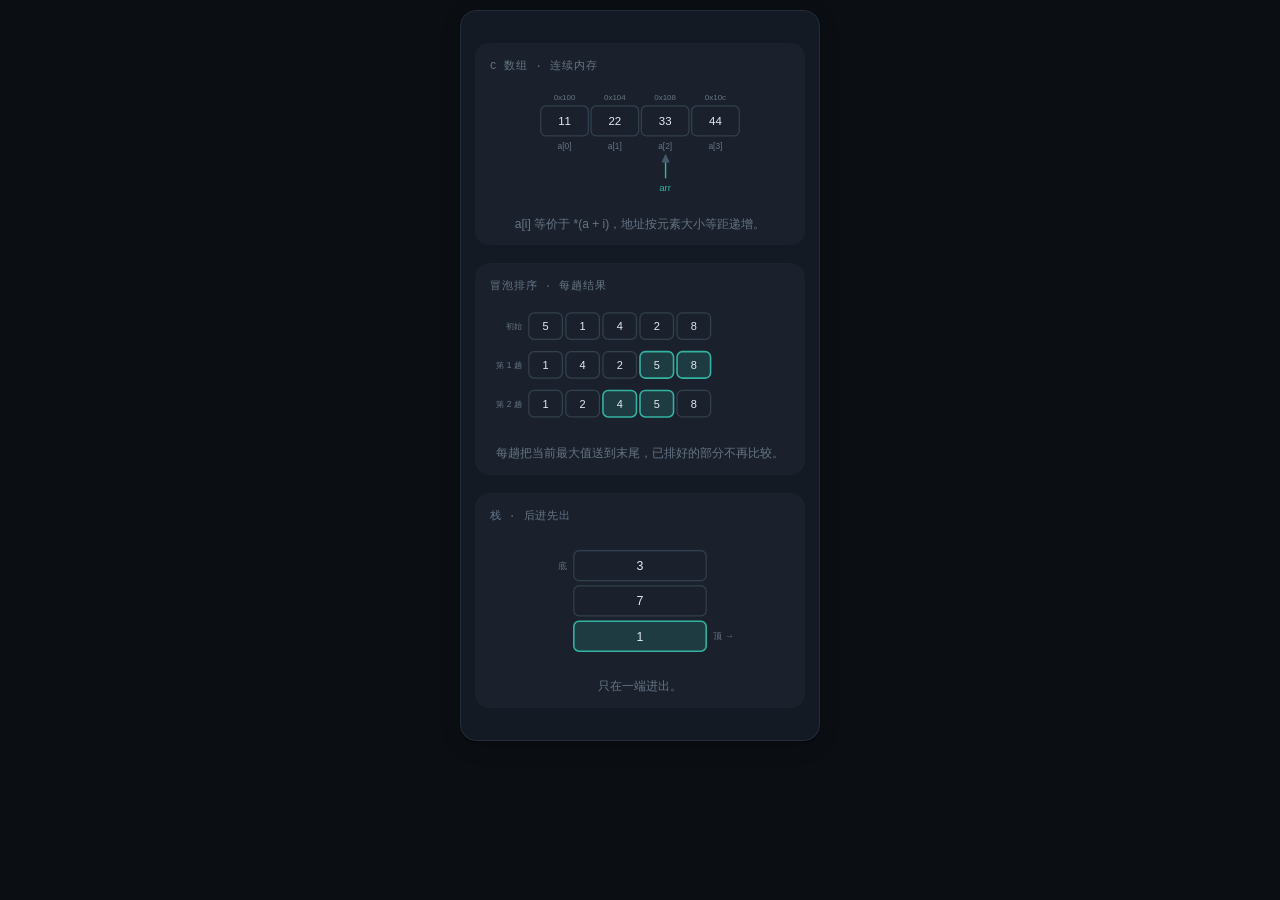
<file: tools/fig-dark-3.html>
<!doctype html><html data-theme="dark"><head><meta charset="utf-8">
<link rel="stylesheet" href="../css/style.css">
<style>body{background:var(--bg);margin:0;padding:10px;font-family:var(--font);color:var(--text)}
.wrap{max-width:700px;margin:0 auto}.content-block{background:var(--surface);border:1px solid var(--border);border-radius:16px;padding:14px}</style>
</head><body><div class="wrap"><div class="content-block"><figure class="fig"><div class="fig-label">C 数组 · 连续内存</div><div class="fig-canvas"><svg viewBox="0 0 340 138" role="img" preserveAspectRatio="xMidYMid meet"><defs><marker id="f-ar1" viewBox="0 0 10 10" refX="8.5" refY="5" markerWidth="6" markerHeight="6" orient="auto-start-reverse"><path d="M0,0 L10,5 L0,10 z" class="f-arrow-head"/></marker><marker id="f-ar2" viewBox="0 0 10 10" refX="8.5" refY="5" markerWidth="6" markerHeight="6" orient="auto-start-reverse"><path d="M0,0 L10,5 L0,10 z" class="f-arrow-head f-acc"/></marker></defs><text x="84.5" y="16" class="f-t f-mute" text-anchor="middle" dominant-baseline="central" font-size="9">0x100</text><rect x="57.5" y="26" width="54" height="34" rx="6" class="f-box"/><text x="84.5" y="43.5" class="f-t" text-anchor="middle" dominant-baseline="central" font-size="13">11</text><text x="84.5" y="71" class="f-t f-mute" text-anchor="middle" dominant-baseline="central" font-size="9.5">a[0]</text><text x="141.5" y="16" class="f-t f-mute" text-anchor="middle" dominant-baseline="central" font-size="9">0x104</text><rect x="114.5" y="26" width="54" height="34" rx="6" class="f-box"/><text x="141.5" y="43.5" class="f-t" text-anchor="middle" dominant-baseline="central" font-size="13">22</text><text x="141.5" y="71" class="f-t f-mute" text-anchor="middle" dominant-baseline="central" font-size="9.5">a[1]</text><text x="198.5" y="16" class="f-t f-mute" text-anchor="middle" dominant-baseline="central" font-size="9">0x108</text><rect x="171.5" y="26" width="54" height="34" rx="6" class="f-box"/><text x="198.5" y="43.5" class="f-t" text-anchor="middle" dominant-baseline="central" font-size="13">33</text><text x="198.5" y="71" class="f-t f-mute" text-anchor="middle" dominant-baseline="central" font-size="9.5">a[2]</text><text x="255.5" y="16" class="f-t f-mute" text-anchor="middle" dominant-baseline="central" font-size="9">0x10c</text><rect x="228.5" y="26" width="54" height="34" rx="6" class="f-box"/><text x="255.5" y="43.5" class="f-t" text-anchor="middle" dominant-baseline="central" font-size="13">44</text><text x="255.5" y="71" class="f-t f-mute" text-anchor="middle" dominant-baseline="central" font-size="9.5">a[3]</text><line x1="199" y1="108" x2="199" y2="82" class="f-line f-acc" marker-end="url(#f-ar1)"/><text x="198.5" y="118" class="f-t f-acc" text-anchor="middle" dominant-baseline="central" font-size="11">arr</text></svg></div><figcaption>a[i] 等价于 *(a + i)，地址按元素大小等距递增。</figcaption></figure>
<figure class="fig"><div class="fig-label">冒泡排序 · 每趟结果</div><div class="fig-canvas"><svg viewBox="0 0 340 148" role="img" preserveAspectRatio="xMidYMid meet"><defs><marker id="f-ar1" viewBox="0 0 10 10" refX="8.5" refY="5" markerWidth="6" markerHeight="6" orient="auto-start-reverse"><path d="M0,0 L10,5 L0,10 z" class="f-arrow-head"/></marker><marker id="f-ar2" viewBox="0 0 10 10" refX="8.5" refY="5" markerWidth="6" markerHeight="6" orient="auto-start-reverse"><path d="M0,0 L10,5 L0,10 z" class="f-arrow-head f-acc"/></marker></defs><text x="36" y="25" class="f-t f-mute" text-anchor="end" dominant-baseline="central" font-size="9.5">初始</text><rect x="44" y="10" width="38" height="30" rx="6" class="f-box"/><text x="63" y="25.5" class="f-t" text-anchor="middle" dominant-baseline="central" font-size="12.5">5</text><rect x="86" y="10" width="38" height="30" rx="6" class="f-box"/><text x="105" y="25.5" class="f-t" text-anchor="middle" dominant-baseline="central" font-size="12.5">1</text><rect x="128" y="10" width="38" height="30" rx="6" class="f-box"/><text x="147" y="25.5" class="f-t" text-anchor="middle" dominant-baseline="central" font-size="12.5">4</text><rect x="170" y="10" width="38" height="30" rx="6" class="f-box"/><text x="189" y="25.5" class="f-t" text-anchor="middle" dominant-baseline="central" font-size="12.5">2</text><rect x="212" y="10" width="38" height="30" rx="6" class="f-box"/><text x="231" y="25.5" class="f-t" text-anchor="middle" dominant-baseline="central" font-size="12.5">8</text><text x="36" y="69" class="f-t f-mute" text-anchor="end" dominant-baseline="central" font-size="9.5">第 1 趟</text><rect x="44" y="54" width="38" height="30" rx="6" class="f-box"/><text x="63" y="69.5" class="f-t" text-anchor="middle" dominant-baseline="central" font-size="12.5">1</text><rect x="86" y="54" width="38" height="30" rx="6" class="f-box"/><text x="105" y="69.5" class="f-t" text-anchor="middle" dominant-baseline="central" font-size="12.5">4</text><rect x="128" y="54" width="38" height="30" rx="6" class="f-box"/><text x="147" y="69.5" class="f-t" text-anchor="middle" dominant-baseline="central" font-size="12.5">2</text><rect x="170" y="54" width="38" height="30" rx="6" class="f-box f-hi"/><text x="189" y="69.5" class="f-t" text-anchor="middle" dominant-baseline="central" font-size="12.5">5</text><rect x="212" y="54" width="38" height="30" rx="6" class="f-box f-hi"/><text x="231" y="69.5" class="f-t" text-anchor="middle" dominant-baseline="central" font-size="12.5">8</text><text x="36" y="113" class="f-t f-mute" text-anchor="end" dominant-baseline="central" font-size="9.5">第 2 趟</text><rect x="44" y="98" width="38" height="30" rx="6" class="f-box"/><text x="63" y="113.5" class="f-t" text-anchor="middle" dominant-baseline="central" font-size="12.5">1</text><rect x="86" y="98" width="38" height="30" rx="6" class="f-box"/><text x="105" y="113.5" class="f-t" text-anchor="middle" dominant-baseline="central" font-size="12.5">2</text><rect x="128" y="98" width="38" height="30" rx="6" class="f-box f-hi"/><text x="147" y="113.5" class="f-t" text-anchor="middle" dominant-baseline="central" font-size="12.5">4</text><rect x="170" y="98" width="38" height="30" rx="6" class="f-box f-hi"/><text x="189" y="113.5" class="f-t" text-anchor="middle" dominant-baseline="central" font-size="12.5">5</text><rect x="212" y="98" width="38" height="30" rx="6" class="f-box"/><text x="231" y="113.5" class="f-t" text-anchor="middle" dominant-baseline="central" font-size="12.5">8</text></svg></div><figcaption>每趟把当前最大值送到末尾，已排好的部分不再比较。</figcaption></figure>
<figure class="fig"><div class="fig-label">栈 · 后进先出</div><div class="fig-canvas"><svg viewBox="0 0 340 152" role="img" preserveAspectRatio="xMidYMid meet"><defs><marker id="f-ar1" viewBox="0 0 10 10" refX="8.5" refY="5" markerWidth="6" markerHeight="6" orient="auto-start-reverse"><path d="M0,0 L10,5 L0,10 z" class="f-arrow-head"/></marker><marker id="f-ar2" viewBox="0 0 10 10" refX="8.5" refY="5" markerWidth="6" markerHeight="6" orient="auto-start-reverse"><path d="M0,0 L10,5 L0,10 z" class="f-arrow-head f-acc"/></marker></defs><rect x="95" y="20" width="150" height="34" rx="6" class="f-box"/><text x="170" y="37.5" class="f-t" text-anchor="middle" dominant-baseline="central" font-size="14">3</text><text x="87" y="37" class="f-t f-mute" text-anchor="end" dominant-baseline="central" font-size="10.5">底</text><rect x="95" y="60" width="150" height="34" rx="6" class="f-box"/><text x="170" y="77.5" class="f-t" text-anchor="middle" dominant-baseline="central" font-size="14">7</text><rect x="95" y="100" width="150" height="34" rx="6" class="f-box f-hi"/><text x="170" y="117.5" class="f-t" text-anchor="middle" dominant-baseline="central" font-size="14">1</text><text x="253" y="117" class="f-t f-mute" text-anchor="start" dominant-baseline="central" font-size="10.5">顶 →</text></svg></div><figcaption>只在一端进出。</figcaption></figure></div></div></body></html>
</file>
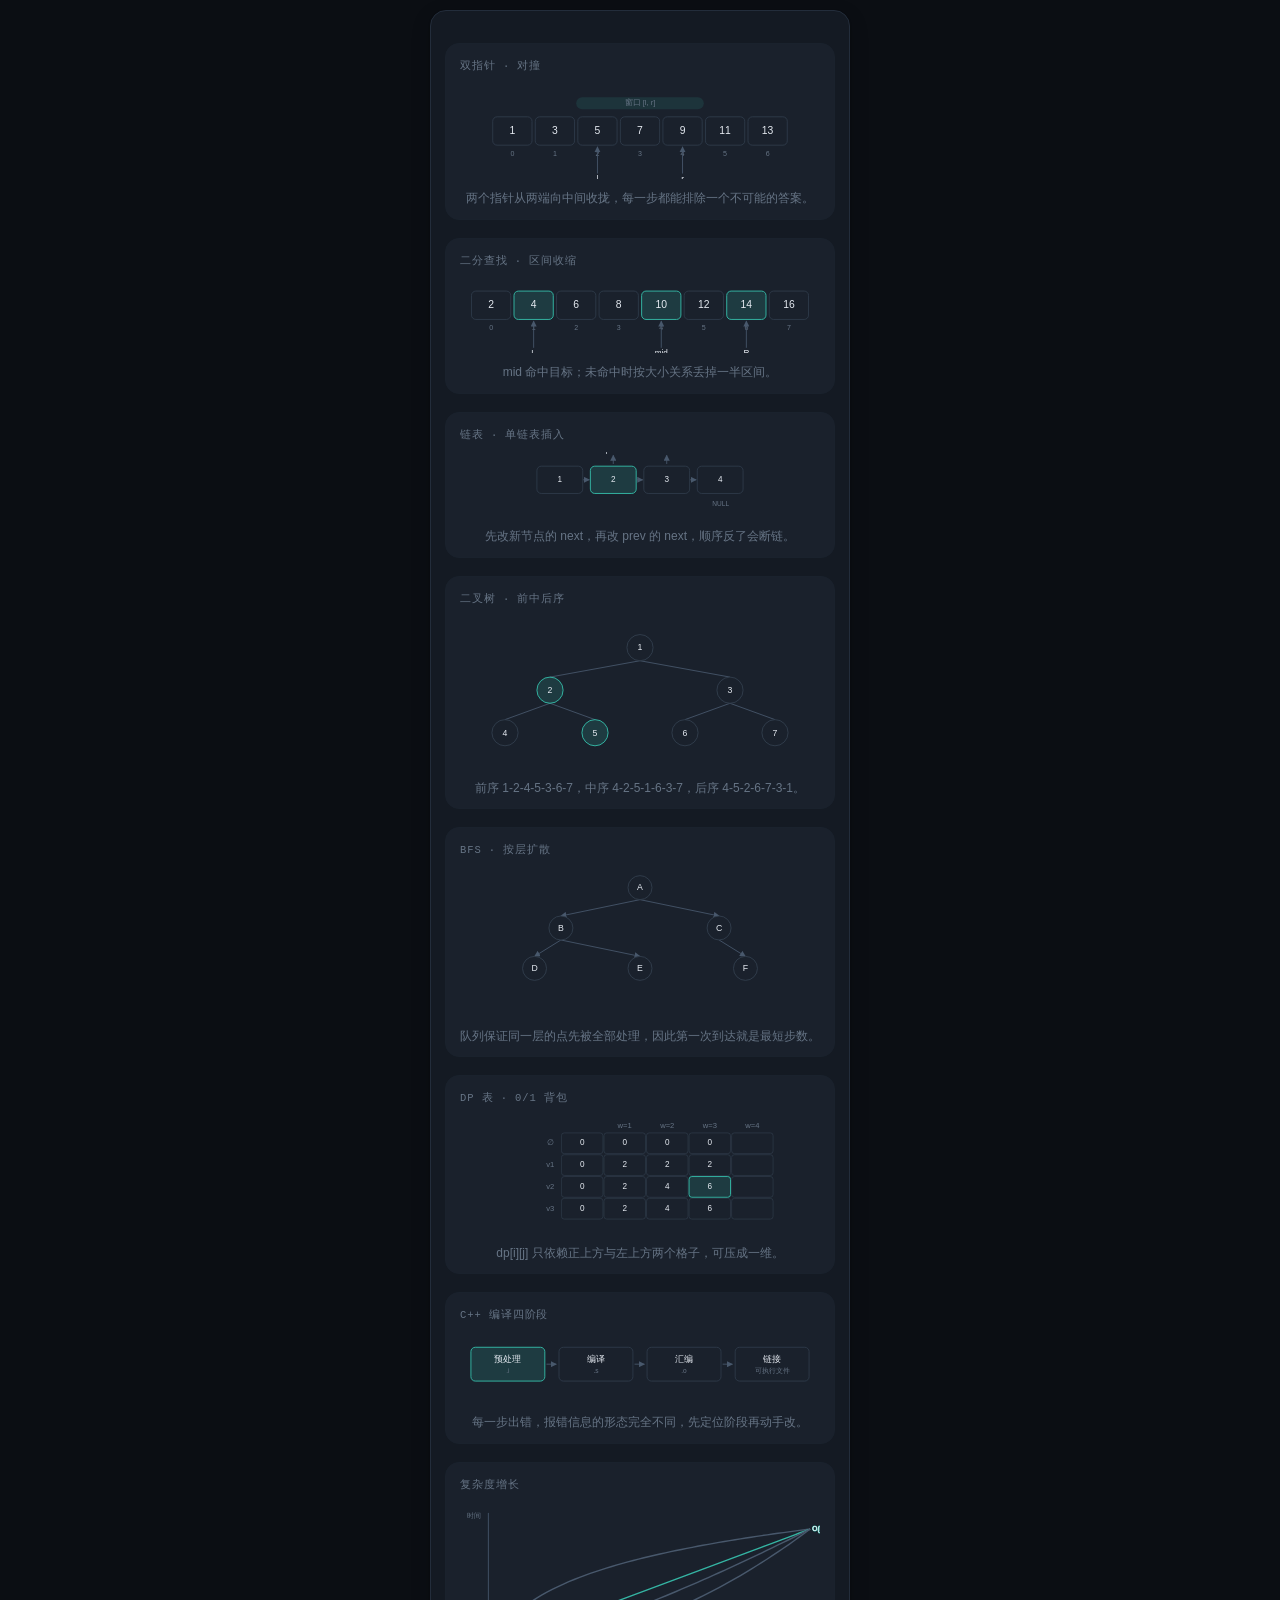
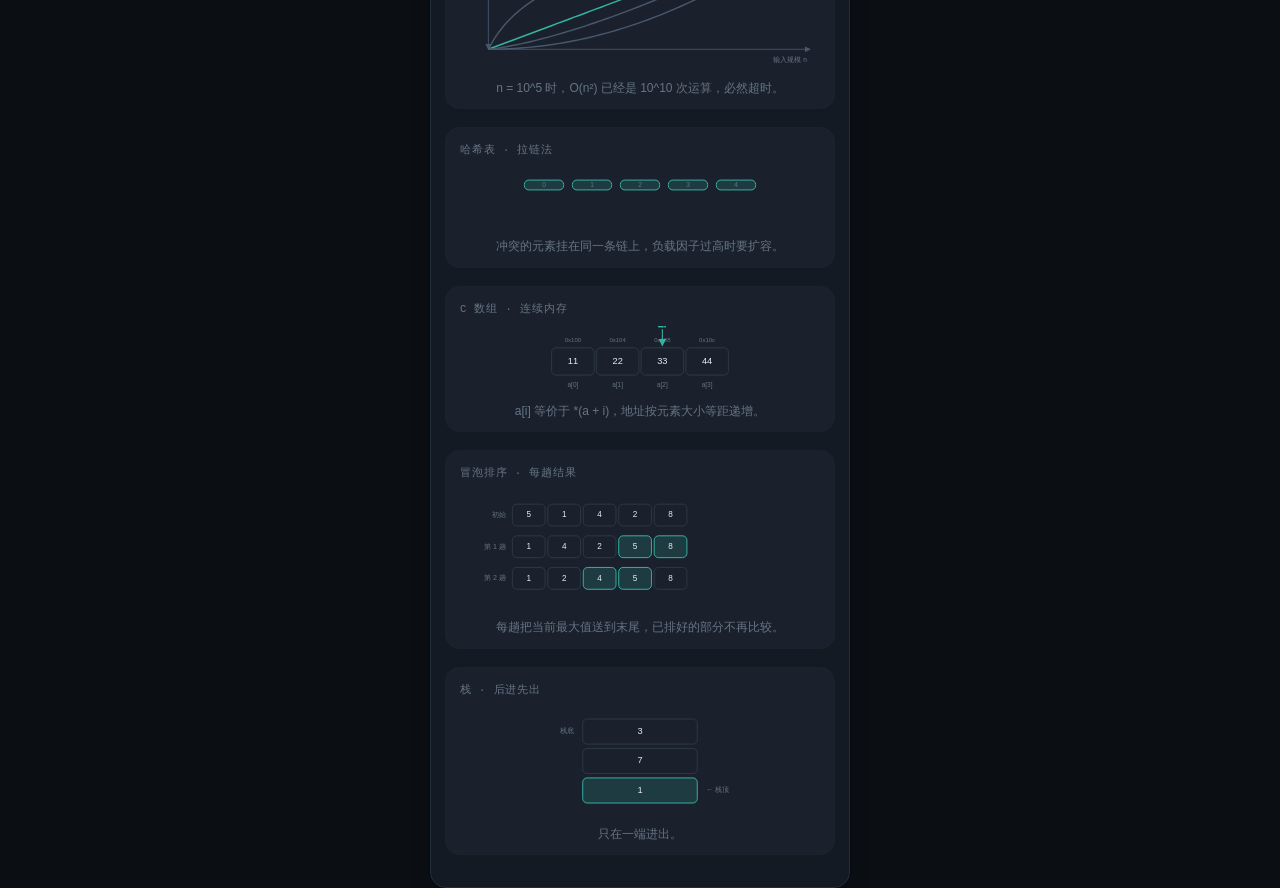
<file: tools/fig-demo-dark.html>
<!doctype html><html data-theme="dark"><head><meta charset="utf-8">
<link rel="stylesheet" href="../css/style.css">
<style>body{background:var(--bg);margin:0;padding:10px;font-family:var(--font);color:var(--text)}
.wrap{max-width:700px;margin:0 auto}.content-block{background:var(--surface);border:1px solid var(--border);border-radius:16px;padding:14px}</style>
</head><body><div class="wrap"><div class="content-block"><figure class="fig"><div class="fig-label">双指针 · 对撞</div><div class="fig-canvas"><svg viewBox="0 0 660 176" role="img" preserveAspectRatio="xMidYMid meet"><defs><marker id="f-arrow" viewBox="0 0 10 10" refX="9" refY="5" markerWidth="7" markerHeight="7" orient="auto-start-reverse"><path d="M0,0 L10,5 L0,10 z" class="f-arrow-head"/></marker><marker id="f-arrow-hi" viewBox="0 0 10 10" refX="9" refY="5" markerWidth="7" markerHeight="7" orient="auto-start-reverse"><path d="M0,0 L10,5 L0,10 z" class="f-arrow-head f-hi-fill"/></marker></defs><rect x="213" y="26" width="234" height="22" rx="11" class="f-span "/><text x="330" y="37" class="f-t f-mute" text-anchor="middle" dominant-baseline="middle" font-size="14">窗口 [l, r]</text><rect x="60" y="62" width="72" height="52" rx="8" class="f-box"/><text x="96" y="88" class="f-t" text-anchor="middle" dominant-baseline="middle" font-size="19">1</text><text x="96" y="130" class="f-t f-mute" text-anchor="middle" dominant-baseline="middle" font-size="13">0</text><rect x="138" y="62" width="72" height="52" rx="8" class="f-box"/><text x="174" y="88" class="f-t" text-anchor="middle" dominant-baseline="middle" font-size="19">3</text><text x="174" y="130" class="f-t f-mute" text-anchor="middle" dominant-baseline="middle" font-size="13">1</text><rect x="216" y="62" width="72" height="52" rx="8" class="f-box"/><text x="252" y="88" class="f-t" text-anchor="middle" dominant-baseline="middle" font-size="19">5</text><text x="252" y="130" class="f-t f-mute" text-anchor="middle" dominant-baseline="middle" font-size="13">2</text><rect x="294" y="62" width="72" height="52" rx="8" class="f-box"/><text x="330" y="88" class="f-t" text-anchor="middle" dominant-baseline="middle" font-size="19">7</text><text x="330" y="130" class="f-t f-mute" text-anchor="middle" dominant-baseline="middle" font-size="13">3</text><rect x="372" y="62" width="72" height="52" rx="8" class="f-box"/><text x="408" y="88" class="f-t" text-anchor="middle" dominant-baseline="middle" font-size="19">9</text><text x="408" y="130" class="f-t f-mute" text-anchor="middle" dominant-baseline="middle" font-size="13">4</text><rect x="450" y="62" width="72" height="52" rx="8" class="f-box"/><text x="486" y="88" class="f-t" text-anchor="middle" dominant-baseline="middle" font-size="19">11</text><text x="486" y="130" class="f-t f-mute" text-anchor="middle" dominant-baseline="middle" font-size="13">5</text><rect x="528" y="62" width="72" height="52" rx="8" class="f-box"/><text x="564" y="88" class="f-t" text-anchor="middle" dominant-baseline="middle" font-size="19">13</text><text x="564" y="130" class="f-t f-mute" text-anchor="middle" dominant-baseline="middle" font-size="13">6</text><line x1="252" y1="166" x2="252" y2="117" class="f-line" marker-end="url(#f-arrow)"/><text x="252" y="177" class="f-t" text-anchor="middle" dominant-baseline="middle" font-size="15">l</text><line x1="408" y1="166" x2="408" y2="117" class="f-line" marker-end="url(#f-arrow)"/><text x="408" y="177" class="f-t" text-anchor="middle" dominant-baseline="middle" font-size="15">r</text></svg></div><figcaption>两个指针从两端向中间收拢，每一步都能排除一个不可能的答案。</figcaption></figure>
<figure class="fig"><div class="fig-label">二分查找 · 区间收缩</div><div class="fig-canvas"><svg viewBox="0 0 660 138" role="img" preserveAspectRatio="xMidYMid meet"><defs><marker id="f-arrow" viewBox="0 0 10 10" refX="9" refY="5" markerWidth="7" markerHeight="7" orient="auto-start-reverse"><path d="M0,0 L10,5 L0,10 z" class="f-arrow-head"/></marker><marker id="f-arrow-hi" viewBox="0 0 10 10" refX="9" refY="5" markerWidth="7" markerHeight="7" orient="auto-start-reverse"><path d="M0,0 L10,5 L0,10 z" class="f-arrow-head f-hi-fill"/></marker></defs><rect x="21" y="24" width="72" height="52" rx="8" class="f-box"/><text x="57" y="50" class="f-t" text-anchor="middle" dominant-baseline="middle" font-size="19">2</text><text x="57" y="92" class="f-t f-mute" text-anchor="middle" dominant-baseline="middle" font-size="13">0</text><rect x="99" y="24" width="72" height="52" rx="8" class="f-box f-hi"/><text x="135" y="50" class="f-t" text-anchor="middle" dominant-baseline="middle" font-size="19">4</text><text x="135" y="92" class="f-t f-mute" text-anchor="middle" dominant-baseline="middle" font-size="13">1</text><rect x="177" y="24" width="72" height="52" rx="8" class="f-box"/><text x="213" y="50" class="f-t" text-anchor="middle" dominant-baseline="middle" font-size="19">6</text><text x="213" y="92" class="f-t f-mute" text-anchor="middle" dominant-baseline="middle" font-size="13">2</text><rect x="255" y="24" width="72" height="52" rx="8" class="f-box"/><text x="291" y="50" class="f-t" text-anchor="middle" dominant-baseline="middle" font-size="19">8</text><text x="291" y="92" class="f-t f-mute" text-anchor="middle" dominant-baseline="middle" font-size="13">3</text><rect x="333" y="24" width="72" height="52" rx="8" class="f-box f-hi"/><text x="369" y="50" class="f-t" text-anchor="middle" dominant-baseline="middle" font-size="19">10</text><text x="369" y="92" class="f-t f-mute" text-anchor="middle" dominant-baseline="middle" font-size="13">4</text><rect x="411" y="24" width="72" height="52" rx="8" class="f-box"/><text x="447" y="50" class="f-t" text-anchor="middle" dominant-baseline="middle" font-size="19">12</text><text x="447" y="92" class="f-t f-mute" text-anchor="middle" dominant-baseline="middle" font-size="13">5</text><rect x="489" y="24" width="72" height="52" rx="8" class="f-box f-hi"/><text x="525" y="50" class="f-t" text-anchor="middle" dominant-baseline="middle" font-size="19">14</text><text x="525" y="92" class="f-t f-mute" text-anchor="middle" dominant-baseline="middle" font-size="13">6</text><rect x="567" y="24" width="72" height="52" rx="8" class="f-box"/><text x="603" y="50" class="f-t" text-anchor="middle" dominant-baseline="middle" font-size="19">16</text><text x="603" y="92" class="f-t f-mute" text-anchor="middle" dominant-baseline="middle" font-size="13">7</text><line x1="135" y1="128" x2="135" y2="79" class="f-line" marker-end="url(#f-arrow)"/><text x="135" y="139" class="f-t" text-anchor="middle" dominant-baseline="middle" font-size="15">L</text><line x1="369" y1="128" x2="369" y2="79" class="f-line" marker-end="url(#f-arrow)"/><text x="369" y="139" class="f-t" text-anchor="middle" dominant-baseline="middle" font-size="15">mid</text><line x1="525" y1="128" x2="525" y2="79" class="f-line" marker-end="url(#f-arrow)"/><text x="525" y="139" class="f-t" text-anchor="middle" dominant-baseline="middle" font-size="15">R</text></svg></div><figcaption>mid 命中目标；未命中时按大小关系丢掉一半区间。</figcaption></figure>
<figure class="fig"><div class="fig-label">链表 · 单链表插入</div><div class="fig-canvas"><svg viewBox="0 0 660 120" role="img" preserveAspectRatio="xMidYMid meet"><defs><marker id="f-arrow" viewBox="0 0 10 10" refX="9" refY="5" markerWidth="7" markerHeight="7" orient="auto-start-reverse"><path d="M0,0 L10,5 L0,10 z" class="f-arrow-head"/></marker><marker id="f-arrow-hi" viewBox="0 0 10 10" refX="9" refY="5" markerWidth="7" markerHeight="7" orient="auto-start-reverse"><path d="M0,0 L10,5 L0,10 z" class="f-arrow-head f-hi-fill"/></marker></defs><rect x="141" y="26" width="84" height="50" rx="8" class="f-box"/><text x="183" y="51" class="f-t" text-anchor="middle" dominant-baseline="middle" font-size="15">1</text><line x1="226" y1="51" x2="237" y2="51" class="f-line" marker-end="url(#f-arrow)"/><rect x="239" y="26" width="84" height="50" rx="8" class="f-box f-hi"/><text x="281" y="51" class="f-t" text-anchor="middle" dominant-baseline="middle" font-size="15">2</text><line x1="324" y1="51" x2="335" y2="51" class="f-line" marker-end="url(#f-arrow)"/><rect x="337" y="26" width="84" height="50" rx="8" class="f-box"/><text x="379" y="51" class="f-t" text-anchor="middle" dominant-baseline="middle" font-size="15">3</text><line x1="422" y1="51" x2="433" y2="51" class="f-line" marker-end="url(#f-arrow)"/><rect x="435" y="26" width="84" height="50" rx="8" class="f-box"/><text x="477" y="51" class="f-t" text-anchor="middle" dominant-baseline="middle" font-size="15">4</text><text x="478" y="96" class="f-t f-mute" text-anchor="middle" dominant-baseline="middle" font-size="12">NULL</text><line x1="281" y1="22" x2="281" y2="6" class="f-line" marker-end="url(#f-arrow)"/><text x="281" y="-4" class="f-t" text-anchor="middle" dominant-baseline="middle" font-size="14">prev</text><line x1="379" y1="22" x2="379" y2="6" class="f-line" marker-end="url(#f-arrow)"/><text x="379" y="-4" class="f-t" text-anchor="middle" dominant-baseline="middle" font-size="14">cur</text></svg></div><figcaption>先改新节点的 next，再改 prev 的 next，顺序反了会断链。</figcaption></figure>
<figure class="fig"><div class="fig-label">二叉树 · 前中后序</div><div class="fig-canvas"><svg viewBox="0 0 660 280" role="img" preserveAspectRatio="xMidYMid meet"><defs><marker id="f-arrow" viewBox="0 0 10 10" refX="9" refY="5" markerWidth="7" markerHeight="7" orient="auto-start-reverse"><path d="M0,0 L10,5 L0,10 z" class="f-arrow-head"/></marker><marker id="f-arrow-hi" viewBox="0 0 10 10" refX="9" refY="5" markerWidth="7" markerHeight="7" orient="auto-start-reverse"><path d="M0,0 L10,5 L0,10 z" class="f-arrow-head f-hi-fill"/></marker></defs><line x1="330" y1="82" x2="165" y2="112" class="f-line"/><line x1="330" y1="82" x2="495" y2="112" class="f-line"/><line x1="165" y1="160" x2="82.5" y2="190" class="f-line"/><line x1="165" y1="160" x2="247.5" y2="190" class="f-line"/><line x1="495" y1="160" x2="412.5" y2="190" class="f-line"/><line x1="495" y1="160" x2="577.5" y2="190" class="f-line"/><circle cx="330" cy="58" r="24" class="f-node"/><text x="330" y="59" class="f-t" text-anchor="middle" dominant-baseline="middle" font-size="16">1</text><circle cx="165" cy="136" r="24" class="f-node f-hi"/><text x="165" y="137" class="f-t" text-anchor="middle" dominant-baseline="middle" font-size="16">2</text><circle cx="495" cy="136" r="24" class="f-node"/><text x="495" y="137" class="f-t" text-anchor="middle" dominant-baseline="middle" font-size="16">3</text><circle cx="82.5" cy="214" r="24" class="f-node"/><text x="82.5" y="215" class="f-t" text-anchor="middle" dominant-baseline="middle" font-size="16">4</text><circle cx="247.5" cy="214" r="24" class="f-node f-hi"/><text x="247.5" y="215" class="f-t" text-anchor="middle" dominant-baseline="middle" font-size="16">5</text><circle cx="412.5" cy="214" r="24" class="f-node"/><text x="412.5" y="215" class="f-t" text-anchor="middle" dominant-baseline="middle" font-size="16">6</text><circle cx="577.5" cy="214" r="24" class="f-node"/><text x="577.5" y="215" class="f-t" text-anchor="middle" dominant-baseline="middle" font-size="16">7</text></svg></div><figcaption>前序 1-2-4-5-3-6-7，中序 4-2-5-1-6-3-7，后序 4-5-2-6-7-3-1。</figcaption></figure>
<figure class="fig"><div class="fig-label">BFS · 按层扩散</div><div class="fig-canvas"><svg viewBox="0 0 660 274" role="img" preserveAspectRatio="xMidYMid meet"><defs><marker id="f-arrow" viewBox="0 0 10 10" refX="9" refY="5" markerWidth="7" markerHeight="7" orient="auto-start-reverse"><path d="M0,0 L10,5 L0,10 z" class="f-arrow-head"/></marker><marker id="f-arrow-hi" viewBox="0 0 10 10" refX="9" refY="5" markerWidth="7" markerHeight="7" orient="auto-start-reverse"><path d="M0,0 L10,5 L0,10 z" class="f-arrow-head f-hi-fill"/></marker></defs><line x1="330" y1="58" x2="185" y2="88" class="f-line" marker-end="url(#f-arrow)"/><line x1="330" y1="58" x2="475" y2="88" class="f-line" marker-end="url(#f-arrow)"/><line x1="185" y1="132" x2="136.66666666666669" y2="162" class="f-line" marker-end="url(#f-arrow)"/><line x1="185" y1="132" x2="330" y2="162" class="f-line" marker-end="url(#f-arrow)"/><line x1="475" y1="132" x2="523.3333333333334" y2="162" class="f-line" marker-end="url(#f-arrow)"/><circle cx="330" cy="36" r="22" class="f-node "/><text x="330" y="37" class="f-t" text-anchor="middle" dominant-baseline="middle" font-size="16">A</text><circle cx="185" cy="110" r="22" class="f-node "/><text x="185" y="111" class="f-t" text-anchor="middle" dominant-baseline="middle" font-size="16">B</text><circle cx="475" cy="110" r="22" class="f-node "/><text x="475" y="111" class="f-t" text-anchor="middle" dominant-baseline="middle" font-size="16">C</text><circle cx="136.66666666666669" cy="184" r="22" class="f-node "/><text x="136.66666666666669" y="185" class="f-t" text-anchor="middle" dominant-baseline="middle" font-size="16">D</text><circle cx="330" cy="184" r="22" class="f-node "/><text x="330" y="185" class="f-t" text-anchor="middle" dominant-baseline="middle" font-size="16">E</text><circle cx="523.3333333333334" cy="184" r="22" class="f-node "/><text x="523.3333333333334" y="185" class="f-t" text-anchor="middle" dominant-baseline="middle" font-size="16">F</text></svg></div><figcaption>队列保证同一层的点先被全部处理，因此第一次到达就是最短步数。</figcaption></figure>
<figure class="fig"><div class="fig-label">DP 表 · 0/1 背包</div><div class="fig-canvas"><svg viewBox="0 0 660 216" role="img" preserveAspectRatio="xMidYMid meet"><defs><marker id="f-arrow" viewBox="0 0 10 10" refX="9" refY="5" markerWidth="7" markerHeight="7" orient="auto-start-reverse"><path d="M0,0 L10,5 L0,10 z" class="f-arrow-head"/></marker><marker id="f-arrow-hi" viewBox="0 0 10 10" refX="9" refY="5" markerWidth="7" markerHeight="7" orient="auto-start-reverse"><path d="M0,0 L10,5 L0,10 z" class="f-arrow-head f-hi-fill"/></marker></defs><text x="302" y="18" class="f-t f-mute" text-anchor="middle" dominant-baseline="middle" font-size="14">w=1</text><text x="380" y="18" class="f-t f-mute" text-anchor="middle" dominant-baseline="middle" font-size="14">w=2</text><text x="458" y="18" class="f-t f-mute" text-anchor="middle" dominant-baseline="middle" font-size="14">w=3</text><text x="536" y="18" class="f-t f-mute" text-anchor="middle" dominant-baseline="middle" font-size="14">w=4</text><text x="173" y="50" class="f-t f-mute" text-anchor="end" dominant-baseline="middle" font-size="14">∅</text><rect x="186" y="31" width="76" height="38" rx="5" class="f-cell"/><text x="224" y="50" class="f-t" text-anchor="middle" dominant-baseline="middle" font-size="15">0</text><rect x="264" y="31" width="76" height="38" rx="5" class="f-cell"/><text x="302" y="50" class="f-t" text-anchor="middle" dominant-baseline="middle" font-size="15">0</text><rect x="342" y="31" width="76" height="38" rx="5" class="f-cell"/><text x="380" y="50" class="f-t" text-anchor="middle" dominant-baseline="middle" font-size="15">0</text><rect x="420" y="31" width="76" height="38" rx="5" class="f-cell"/><text x="458" y="50" class="f-t" text-anchor="middle" dominant-baseline="middle" font-size="15">0</text><rect x="498" y="31" width="76" height="38" rx="5" class="f-cell"/><text x="173" y="90" class="f-t f-mute" text-anchor="end" dominant-baseline="middle" font-size="14">v1</text><rect x="186" y="71" width="76" height="38" rx="5" class="f-cell"/><text x="224" y="90" class="f-t" text-anchor="middle" dominant-baseline="middle" font-size="15">0</text><rect x="264" y="71" width="76" height="38" rx="5" class="f-cell"/><text x="302" y="90" class="f-t" text-anchor="middle" dominant-baseline="middle" font-size="15">2</text><rect x="342" y="71" width="76" height="38" rx="5" class="f-cell"/><text x="380" y="90" class="f-t" text-anchor="middle" dominant-baseline="middle" font-size="15">2</text><rect x="420" y="71" width="76" height="38" rx="5" class="f-cell"/><text x="458" y="90" class="f-t" text-anchor="middle" dominant-baseline="middle" font-size="15">2</text><rect x="498" y="71" width="76" height="38" rx="5" class="f-cell"/><text x="173" y="130" class="f-t f-mute" text-anchor="end" dominant-baseline="middle" font-size="14">v2</text><rect x="186" y="111" width="76" height="38" rx="5" class="f-cell"/><text x="224" y="130" class="f-t" text-anchor="middle" dominant-baseline="middle" font-size="15">0</text><rect x="264" y="111" width="76" height="38" rx="5" class="f-cell"/><text x="302" y="130" class="f-t" text-anchor="middle" dominant-baseline="middle" font-size="15">2</text><rect x="342" y="111" width="76" height="38" rx="5" class="f-cell"/><text x="380" y="130" class="f-t" text-anchor="middle" dominant-baseline="middle" font-size="15">4</text><rect x="420" y="111" width="76" height="38" rx="5" class="f-cell f-hi"/><text x="458" y="130" class="f-t" text-anchor="middle" dominant-baseline="middle" font-size="15">6</text><rect x="498" y="111" width="76" height="38" rx="5" class="f-cell"/><text x="173" y="170" class="f-t f-mute" text-anchor="end" dominant-baseline="middle" font-size="14">v3</text><rect x="186" y="151" width="76" height="38" rx="5" class="f-cell"/><text x="224" y="170" class="f-t" text-anchor="middle" dominant-baseline="middle" font-size="15">0</text><rect x="264" y="151" width="76" height="38" rx="5" class="f-cell"/><text x="302" y="170" class="f-t" text-anchor="middle" dominant-baseline="middle" font-size="15">2</text><rect x="342" y="151" width="76" height="38" rx="5" class="f-cell"/><text x="380" y="170" class="f-t" text-anchor="middle" dominant-baseline="middle" font-size="15">4</text><rect x="420" y="151" width="76" height="38" rx="5" class="f-cell"/><text x="458" y="170" class="f-t" text-anchor="middle" dominant-baseline="middle" font-size="15">6</text><rect x="498" y="151" width="76" height="38" rx="5" class="f-cell"/></svg></div><figcaption>dp[i][j] 只依赖正上方与左上方两个格子，可压成一维。</figcaption></figure>
<figure class="fig"><div class="fig-label">C++ 编译四阶段</div><div class="fig-canvas"><svg viewBox="0 0 660 130" role="img" preserveAspectRatio="xMidYMid meet"><defs><marker id="f-arrow" viewBox="0 0 10 10" refX="9" refY="5" markerWidth="7" markerHeight="7" orient="auto-start-reverse"><path d="M0,0 L10,5 L0,10 z" class="f-arrow-head"/></marker><marker id="f-arrow-hi" viewBox="0 0 10 10" refX="9" refY="5" markerWidth="7" markerHeight="7" orient="auto-start-reverse"><path d="M0,0 L10,5 L0,10 z" class="f-arrow-head f-hi-fill"/></marker></defs><rect x="20" y="28" width="135.5" height="62" rx="8" class="f-box f-hi"/><text x="87.75" y="50" class="f-t" text-anchor="middle" dominant-baseline="middle" font-size="16">预处理</text><text x="87.75" y="72" class="f-t f-mute" text-anchor="middle" dominant-baseline="middle" font-size="12">.i</text><line x1="158.5" y1="59" x2="176.5" y2="59" class="f-line" marker-end="url(#f-arrow)"/><rect x="181.5" y="28" width="135.5" height="62" rx="8" class="f-box"/><text x="249.25" y="50" class="f-t" text-anchor="middle" dominant-baseline="middle" font-size="16">编译</text><text x="249.25" y="72" class="f-t f-mute" text-anchor="middle" dominant-baseline="middle" font-size="12">.s</text><line x1="320" y1="59" x2="338" y2="59" class="f-line" marker-end="url(#f-arrow)"/><rect x="343" y="28" width="135.5" height="62" rx="8" class="f-box"/><text x="410.75" y="50" class="f-t" text-anchor="middle" dominant-baseline="middle" font-size="16">汇编</text><text x="410.75" y="72" class="f-t f-mute" text-anchor="middle" dominant-baseline="middle" font-size="12">.o</text><line x1="481.5" y1="59" x2="499.5" y2="59" class="f-line" marker-end="url(#f-arrow)"/><rect x="504.5" y="28" width="135.5" height="62" rx="8" class="f-box"/><text x="572.25" y="50" class="f-t" text-anchor="middle" dominant-baseline="middle" font-size="16">链接</text><text x="572.25" y="72" class="f-t f-mute" text-anchor="middle" dominant-baseline="middle" font-size="12">可执行文件</text></svg></div><figcaption>每一步出错，报错信息的形态完全不同，先定位阶段再动手改。</figcaption></figure>
<figure class="fig"><div class="fig-label">复杂度增长</div><div class="fig-canvas"><svg viewBox="0 0 660 306" role="img" preserveAspectRatio="xMidYMid meet"><defs><marker id="f-arrow" viewBox="0 0 10 10" refX="9" refY="5" markerWidth="7" markerHeight="7" orient="auto-start-reverse"><path d="M0,0 L10,5 L0,10 z" class="f-arrow-head"/></marker><marker id="f-arrow-hi" viewBox="0 0 10 10" refX="9" refY="5" markerWidth="7" markerHeight="7" orient="auto-start-reverse"><path d="M0,0 L10,5 L0,10 z" class="f-arrow-head f-hi-fill"/></marker></defs><line x1="52" y1="20" x2="52" y2="270" class="f-line" marker-end="url(#f-arrow)"/><line x1="52" y1="270" x2="642" y2="270" class="f-line" marker-end="url(#f-arrow)"/><text x="26" y="26" class="f-t f-mute" text-anchor="middle" dominant-baseline="middle" font-size="12">时间</text><text x="636" y="290" class="f-t f-mute" text-anchor="end" dominant-baseline="middle" font-size="12">输入规模 n</text><path d="M52.0,270.0 L61.8,252.3 L71.7,237.8 L81.5,225.5 L91.3,214.9 L101.2,205.5 L111.0,197.2 L120.8,189.6 L130.7,182.7 L140.5,176.3 L150.3,170.4 L160.2,164.9 L170.0,159.8 L179.8,155.0 L189.7,150.4 L199.5,146.1 L209.3,142.1 L219.2,138.2 L229.0,134.5 L238.8,131.0 L248.7,127.6 L258.5,124.3 L268.3,121.2 L278.2,118.2 L288.0,115.3 L297.8,112.5 L307.7,109.8 L317.5,107.2 L327.3,104.7 L337.2,102.3 L347.0,99.9 L356.8,97.6 L366.7,95.3 L376.5,93.2 L386.3,91.0 L396.2,89.0 L406.0,87.0 L415.8,85.0 L425.7,83.1 L435.5,81.2 L445.3,79.4 L455.2,77.6 L465.0,75.9 L474.8,74.1 L484.7,72.5 L494.5,70.8 L504.3,69.2 L514.2,67.6 L524.0,66.1 L533.8,64.6 L543.7,63.1 L553.5,61.6 L563.3,60.2 L573.2,58.8 L583.0,57.4 L592.8,56.1 L602.7,54.7 L612.5,53.4 L622.3,52.1 L632.2,50.9 L642.0,49.6" fill="none" class="f-curve " stroke-width="2.6"/><text x="646" y="49.60000000000002" class="f-t" text-anchor="start" dominant-baseline="middle" font-size="12">O(log n)</text><path d="M52.0,270.0 L61.8,266.3 L71.7,262.7 L81.5,259.0 L91.3,255.3 L101.2,251.6 L111.0,248.0 L120.8,244.3 L130.7,240.6 L140.5,236.9 L150.3,233.3 L160.2,229.6 L170.0,225.9 L179.8,222.2 L189.7,218.6 L199.5,214.9 L209.3,211.2 L219.2,207.6 L229.0,203.9 L238.8,200.2 L248.7,196.5 L258.5,192.9 L268.3,189.2 L278.2,185.5 L288.0,181.8 L297.8,178.2 L307.7,174.5 L317.5,170.8 L327.3,167.1 L337.2,163.5 L347.0,159.8 L356.8,156.1 L366.7,152.5 L376.5,148.8 L386.3,145.1 L396.2,141.4 L406.0,137.8 L415.8,134.1 L425.7,130.4 L435.5,126.7 L445.3,123.1 L455.2,119.4 L465.0,115.7 L474.8,112.0 L484.7,108.4 L494.5,104.7 L504.3,101.0 L514.2,97.4 L524.0,93.7 L533.8,90.0 L543.7,86.3 L553.5,82.7 L563.3,79.0 L573.2,75.3 L583.0,71.6 L592.8,68.0 L602.7,64.3 L612.5,60.6 L622.3,56.9 L632.2,53.3 L642.0,49.6" fill="none" class="f-curve f-hi" stroke-width="2.6"/><text x="646" y="49.60000000000002" class="f-t f-hi" text-anchor="start" dominant-baseline="middle" font-size="12">O(n)</text><path d="M52.0,270.0 L61.8,268.8 L71.7,267.4 L81.5,265.8 L91.3,264.1 L101.2,262.2 L111.0,260.1 L120.8,258.0 L130.7,255.7 L140.5,253.3 L150.3,250.8 L160.2,248.2 L170.0,245.5 L179.8,242.7 L189.7,239.8 L199.5,236.8 L209.3,233.8 L219.2,230.7 L229.0,227.5 L238.8,224.2 L248.7,220.9 L258.5,217.4 L268.3,214.0 L278.2,210.5 L288.0,206.9 L297.8,203.2 L307.7,199.5 L317.5,195.8 L327.3,192.0 L337.2,188.1 L347.0,184.2 L356.8,180.3 L366.7,176.3 L376.5,172.3 L386.3,168.2 L396.2,164.1 L406.0,159.9 L415.8,155.7 L425.7,151.5 L435.5,147.2 L445.3,142.9 L455.2,138.5 L465.0,134.1 L474.8,129.7 L484.7,125.2 L494.5,120.7 L504.3,116.2 L514.2,111.6 L524.0,107.0 L533.8,102.4 L543.7,97.7 L553.5,93.1 L563.3,88.3 L573.2,83.6 L583.0,78.8 L592.8,74.0 L602.7,69.2 L612.5,64.3 L622.3,59.4 L632.2,54.5 L642.0,49.6" fill="none" class="f-curve " stroke-width="2.6"/><text x="646" y="49.60000000000002" class="f-t" text-anchor="start" dominant-baseline="middle" font-size="12">O(n log n)</text><path d="M52.0,270.0 L61.8,269.9 L71.7,269.8 L81.5,269.4 L91.3,269.0 L101.2,268.5 L111.0,267.8 L120.8,267.0 L130.7,266.1 L140.5,265.0 L150.3,263.9 L160.2,262.6 L170.0,261.2 L179.8,259.7 L189.7,258.0 L199.5,256.2 L209.3,254.3 L219.2,252.3 L229.0,250.2 L238.8,247.9 L248.7,245.5 L258.5,243.0 L268.3,240.4 L278.2,237.6 L288.0,234.7 L297.8,231.7 L307.7,228.6 L317.5,225.4 L327.3,222.0 L337.2,218.5 L347.0,214.9 L356.8,211.2 L366.7,207.3 L376.5,203.3 L386.3,199.2 L396.2,195.0 L406.0,190.7 L415.8,186.2 L425.7,181.6 L435.5,176.9 L445.3,172.0 L455.2,167.1 L465.0,162.0 L474.8,156.8 L484.7,151.5 L494.5,146.0 L504.3,140.5 L514.2,134.8 L524.0,128.9 L533.8,123.0 L543.7,116.9 L553.5,110.8 L563.3,104.5 L573.2,98.0 L583.0,91.5 L592.8,84.8 L602.7,78.0 L612.5,71.1 L622.3,64.0 L632.2,56.9 L642.0,49.6" fill="none" class="f-curve " stroke-width="2.6"/><text x="646" y="49.60000000000002" class="f-t" text-anchor="start" dominant-baseline="middle" font-size="12">O(n²)</text></svg></div><figcaption>n = 10^5 时，O(n²) 已经是 10^10 次运算，必然超时。</figcaption></figure>
<figure class="fig"><div class="fig-label">哈希表 · 拉链法</div><div class="fig-canvas"><svg viewBox="0 0 660 110" role="img" preserveAspectRatio="xMidYMid meet"><defs><marker id="f-arrow" viewBox="0 0 10 10" refX="9" refY="5" markerWidth="7" markerHeight="7" orient="auto-start-reverse"><path d="M0,0 L10,5 L0,10 z" class="f-arrow-head"/></marker><marker id="f-arrow-hi" viewBox="0 0 10 10" refX="9" refY="5" markerWidth="7" markerHeight="7" orient="auto-start-reverse"><path d="M0,0 L10,5 L0,10 z" class="f-arrow-head f-hi-fill"/></marker></defs><rect x="118" y="24" width="72" height="18" rx="8" class="f-box f-hi"/><text x="154" y="33" class="f-t f-mute" text-anchor="middle" dominant-baseline="middle" font-size="12">0</text><rect x="206" y="24" width="72" height="18" rx="8" class="f-box f-hi"/><text x="242" y="33" class="f-t f-mute" text-anchor="middle" dominant-baseline="middle" font-size="12">1</text><rect x="294" y="24" width="72" height="18" rx="8" class="f-box f-hi"/><text x="330" y="33" class="f-t f-mute" text-anchor="middle" dominant-baseline="middle" font-size="12">2</text><rect x="382" y="24" width="72" height="18" rx="8" class="f-box f-hi"/><text x="418" y="33" class="f-t f-mute" text-anchor="middle" dominant-baseline="middle" font-size="12">3</text><rect x="470" y="24" width="72" height="18" rx="8" class="f-box f-hi"/><text x="506" y="33" class="f-t f-mute" text-anchor="middle" dominant-baseline="middle" font-size="12">4</text></svg></div><figcaption>冲突的元素挂在同一条链上，负载因子过高时要扩容。</figcaption></figure>
<figure class="fig"><div class="fig-label">C 数组 · 连续内存</div><div class="fig-canvas"><svg viewBox="0 0 660 120" role="img" preserveAspectRatio="xMidYMid meet"><defs><marker id="f-arrow" viewBox="0 0 10 10" refX="9" refY="5" markerWidth="7" markerHeight="7" orient="auto-start-reverse"><path d="M0,0 L10,5 L0,10 z" class="f-arrow-head"/></marker><marker id="f-arrow-hi" viewBox="0 0 10 10" refX="9" refY="5" markerWidth="7" markerHeight="7" orient="auto-start-reverse"><path d="M0,0 L10,5 L0,10 z" class="f-arrow-head f-hi-fill"/></marker></defs><text x="207" y="26" class="f-t f-mute" text-anchor="middle" dominant-baseline="middle" font-size="11">0x100</text><rect x="168" y="40" width="78" height="50" rx="8" class="f-box"/><text x="207" y="65" class="f-t" text-anchor="middle" dominant-baseline="middle" font-size="17">11</text><text x="207" y="108" class="f-t f-mute" text-anchor="middle" dominant-baseline="middle" font-size="12">a[0]</text><text x="289" y="26" class="f-t f-mute" text-anchor="middle" dominant-baseline="middle" font-size="11">0x104</text><rect x="250" y="40" width="78" height="50" rx="8" class="f-box"/><text x="289" y="65" class="f-t" text-anchor="middle" dominant-baseline="middle" font-size="17">22</text><text x="289" y="108" class="f-t f-mute" text-anchor="middle" dominant-baseline="middle" font-size="12">a[1]</text><text x="371" y="26" class="f-t f-mute" text-anchor="middle" dominant-baseline="middle" font-size="11">0x108</text><rect x="332" y="40" width="78" height="50" rx="8" class="f-box"/><text x="371" y="65" class="f-t" text-anchor="middle" dominant-baseline="middle" font-size="17">33</text><text x="371" y="108" class="f-t f-mute" text-anchor="middle" dominant-baseline="middle" font-size="12">a[2]</text><text x="453" y="26" class="f-t f-mute" text-anchor="middle" dominant-baseline="middle" font-size="11">0x10c</text><rect x="414" y="40" width="78" height="50" rx="8" class="f-box"/><text x="453" y="65" class="f-t" text-anchor="middle" dominant-baseline="middle" font-size="17">44</text><text x="453" y="108" class="f-t f-mute" text-anchor="middle" dominant-baseline="middle" font-size="12">a[3]</text><line x1="371" y1="6" x2="371" y2="36" class="f-line f-hi" marker-end="url(#f-arrow-hi)"/><text x="371" y="-2" class="f-t f-hi" text-anchor="middle" dominant-baseline="middle" font-size="13">arr</text></svg></div><figcaption>a[i] 等价于 *(a + i)，地址按元素大小等距递增。</figcaption></figure>
<figure class="fig"><div class="fig-label">冒泡排序 · 每趟结果</div><div class="fig-canvas"><svg viewBox="0 0 660 216" role="img" preserveAspectRatio="xMidYMid meet"><defs><marker id="f-arrow" viewBox="0 0 10 10" refX="9" refY="5" markerWidth="7" markerHeight="7" orient="auto-start-reverse"><path d="M0,0 L10,5 L0,10 z" class="f-arrow-head"/></marker><marker id="f-arrow-hi" viewBox="0 0 10 10" refX="9" refY="5" markerWidth="7" markerHeight="7" orient="auto-start-reverse"><path d="M0,0 L10,5 L0,10 z" class="f-arrow-head f-hi-fill"/></marker></defs><text x="84" y="46" class="f-t f-mute" text-anchor="end" dominant-baseline="middle" font-size="13">初始</text><rect x="96" y="26" width="60" height="40" rx="8" class="f-box"/><text x="126" y="46" class="f-t" text-anchor="middle" dominant-baseline="middle" font-size="15">5</text><rect x="161" y="26" width="60" height="40" rx="8" class="f-box"/><text x="191" y="46" class="f-t" text-anchor="middle" dominant-baseline="middle" font-size="15">1</text><rect x="226" y="26" width="60" height="40" rx="8" class="f-box"/><text x="256" y="46" class="f-t" text-anchor="middle" dominant-baseline="middle" font-size="15">4</text><rect x="291" y="26" width="60" height="40" rx="8" class="f-box"/><text x="321" y="46" class="f-t" text-anchor="middle" dominant-baseline="middle" font-size="15">2</text><rect x="356" y="26" width="60" height="40" rx="8" class="f-box"/><text x="386" y="46" class="f-t" text-anchor="middle" dominant-baseline="middle" font-size="15">8</text><text x="84" y="104" class="f-t f-mute" text-anchor="end" dominant-baseline="middle" font-size="13">第 1 趟</text><rect x="96" y="84" width="60" height="40" rx="8" class="f-box"/><text x="126" y="104" class="f-t" text-anchor="middle" dominant-baseline="middle" font-size="15">1</text><rect x="161" y="84" width="60" height="40" rx="8" class="f-box"/><text x="191" y="104" class="f-t" text-anchor="middle" dominant-baseline="middle" font-size="15">4</text><rect x="226" y="84" width="60" height="40" rx="8" class="f-box"/><text x="256" y="104" class="f-t" text-anchor="middle" dominant-baseline="middle" font-size="15">2</text><rect x="291" y="84" width="60" height="40" rx="8" class="f-box f-hi"/><text x="321" y="104" class="f-t" text-anchor="middle" dominant-baseline="middle" font-size="15">5</text><rect x="356" y="84" width="60" height="40" rx="8" class="f-box f-hi"/><text x="386" y="104" class="f-t" text-anchor="middle" dominant-baseline="middle" font-size="15">8</text><text x="84" y="162" class="f-t f-mute" text-anchor="end" dominant-baseline="middle" font-size="13">第 2 趟</text><rect x="96" y="142" width="60" height="40" rx="8" class="f-box"/><text x="126" y="162" class="f-t" text-anchor="middle" dominant-baseline="middle" font-size="15">1</text><rect x="161" y="142" width="60" height="40" rx="8" class="f-box"/><text x="191" y="162" class="f-t" text-anchor="middle" dominant-baseline="middle" font-size="15">2</text><rect x="226" y="142" width="60" height="40" rx="8" class="f-box f-hi"/><text x="256" y="162" class="f-t" text-anchor="middle" dominant-baseline="middle" font-size="15">4</text><rect x="291" y="142" width="60" height="40" rx="8" class="f-box f-hi"/><text x="321" y="162" class="f-t" text-anchor="middle" dominant-baseline="middle" font-size="15">5</text><rect x="356" y="142" width="60" height="40" rx="8" class="f-box"/><text x="386" y="162" class="f-t" text-anchor="middle" dominant-baseline="middle" font-size="15">8</text></svg></div><figcaption>每趟把当前最大值送到末尾，已排好的部分不再比较。</figcaption></figure>
<figure class="fig"><div class="fig-label">栈 · 后进先出</div><div class="fig-canvas"><svg viewBox="0 0 660 198" role="img" preserveAspectRatio="xMidYMid meet"><defs><marker id="f-arrow" viewBox="0 0 10 10" refX="9" refY="5" markerWidth="7" markerHeight="7" orient="auto-start-reverse"><path d="M0,0 L10,5 L0,10 z" class="f-arrow-head"/></marker><marker id="f-arrow-hi" viewBox="0 0 10 10" refX="9" refY="5" markerWidth="7" markerHeight="7" orient="auto-start-reverse"><path d="M0,0 L10,5 L0,10 z" class="f-arrow-head f-hi-fill"/></marker></defs><rect x="225" y="22" width="210" height="46" rx="8" class="f-box"/><text x="330" y="45" class="f-t" text-anchor="middle" dominant-baseline="middle" font-size="17">3</text><text x="209" y="45" class="f-t f-mute" text-anchor="end" dominant-baseline="middle" font-size="13">栈底</text><rect x="225" y="76" width="210" height="46" rx="8" class="f-box"/><text x="330" y="99" class="f-t" text-anchor="middle" dominant-baseline="middle" font-size="17">7</text><rect x="225" y="130" width="210" height="46" rx="8" class="f-box f-hi"/><text x="330" y="153" class="f-t" text-anchor="middle" dominant-baseline="middle" font-size="17">1</text><text x="451" y="153" class="f-t f-mute" text-anchor="start" dominant-baseline="middle" font-size="13">← 栈顶</text></svg></div><figcaption>只在一端进出。</figcaption></figure></div></div></body></html>
</file>
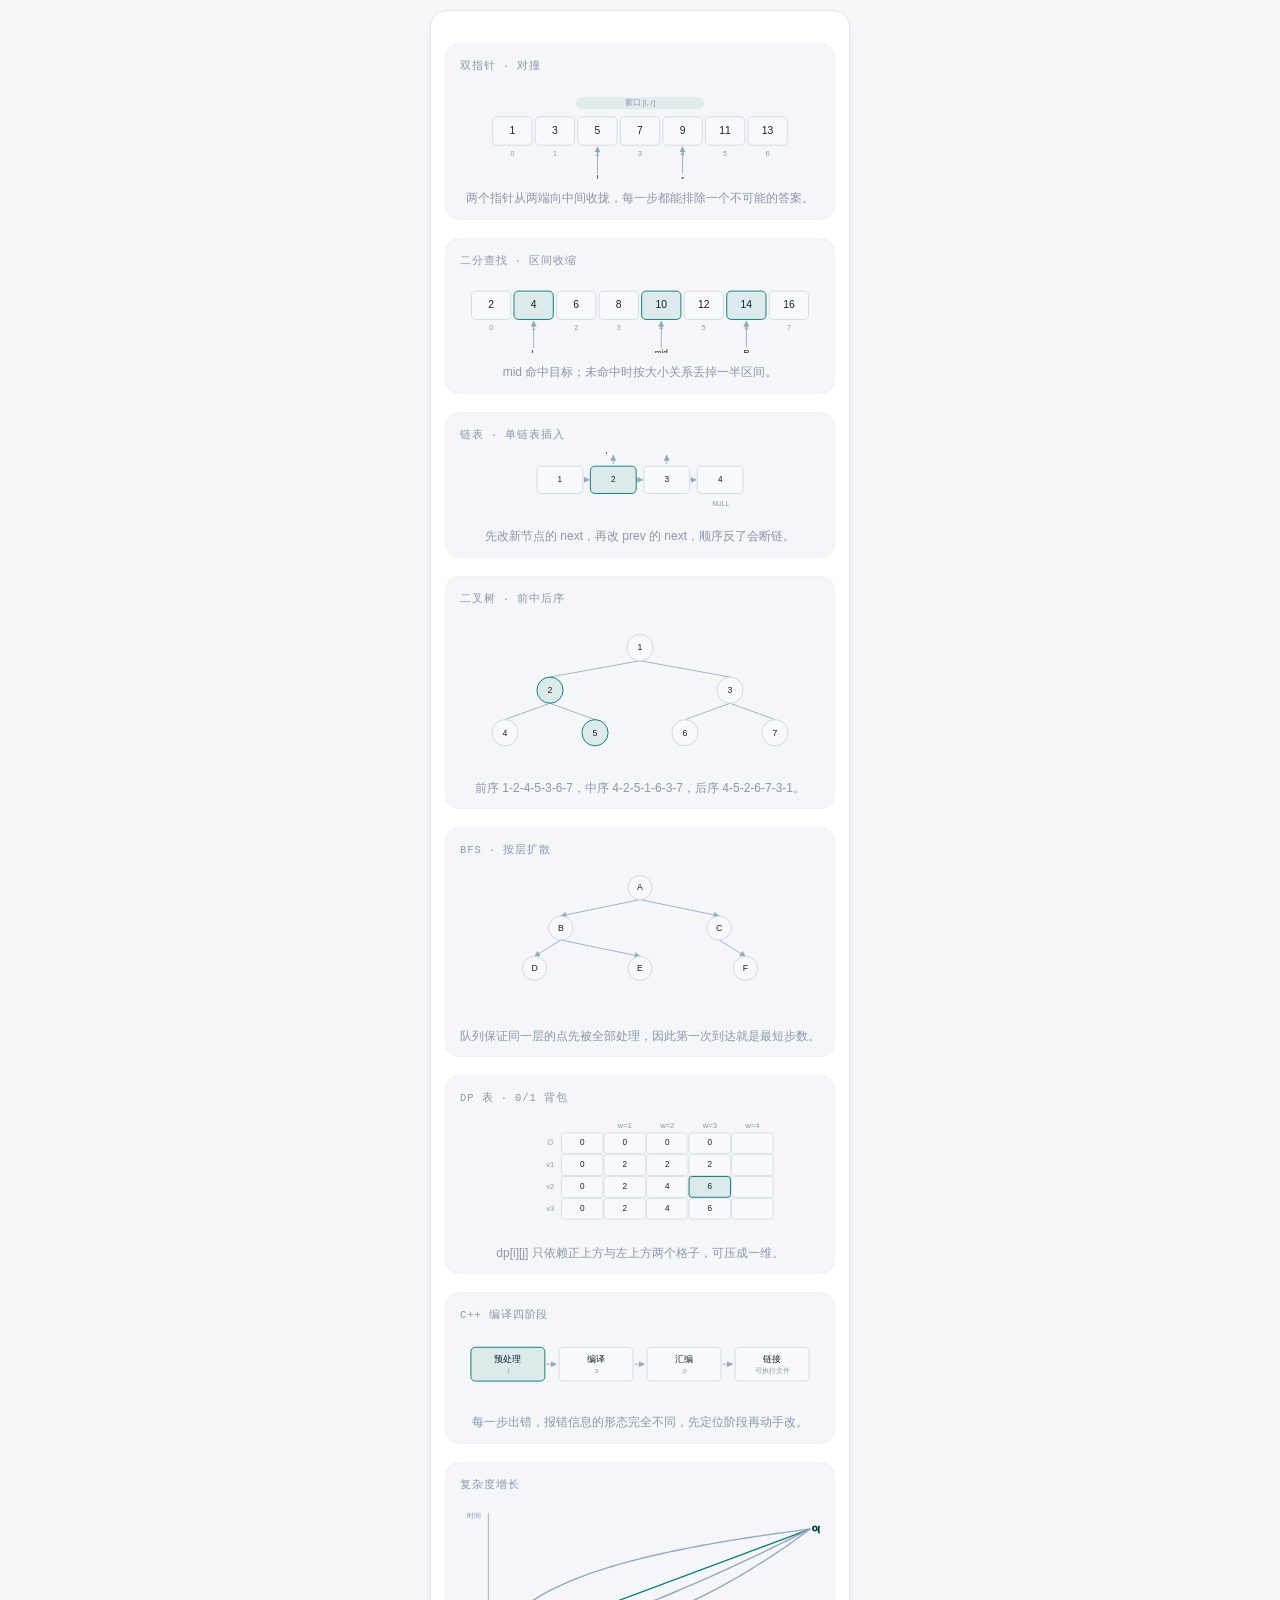
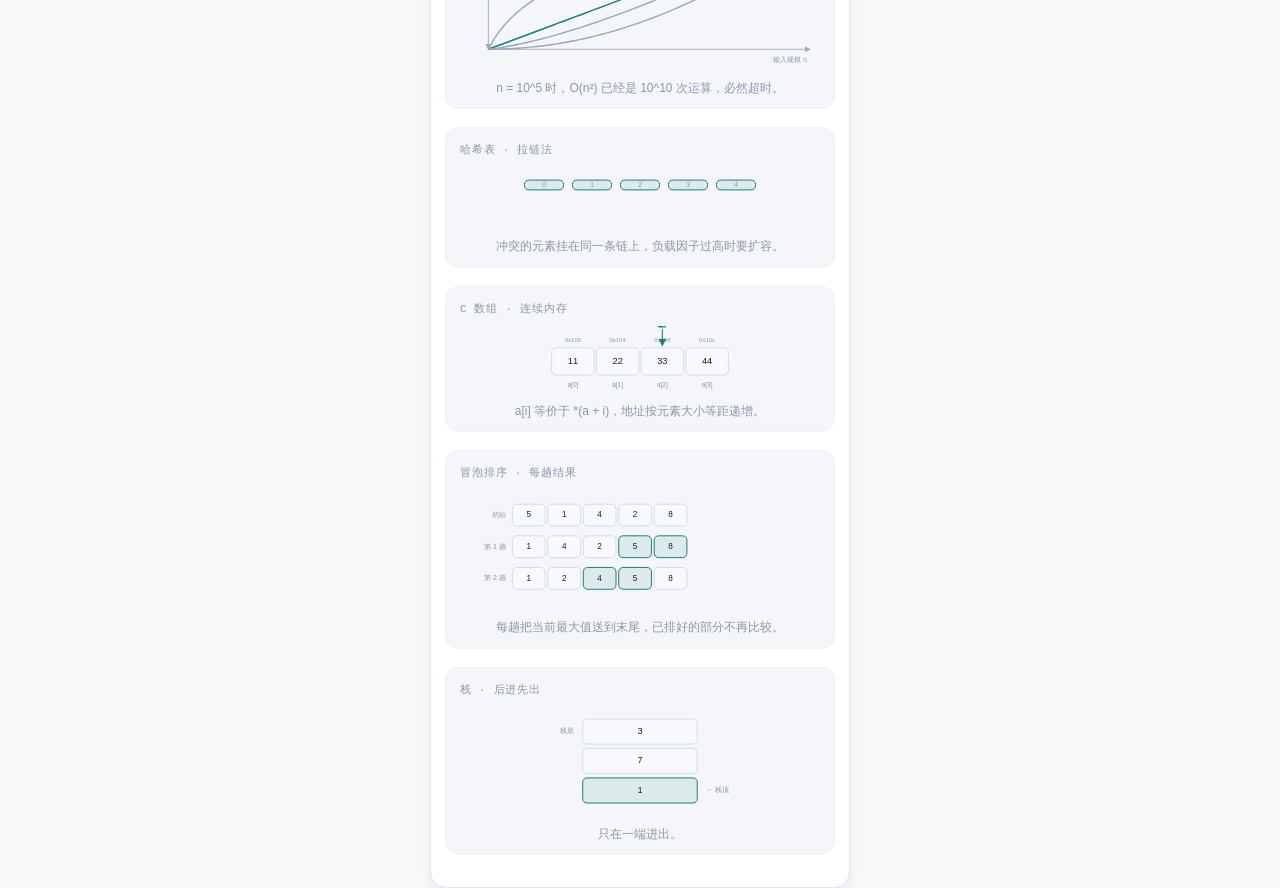
<file: tools/fig-demo-light.html>
<!doctype html><html data-theme="light"><head><meta charset="utf-8">
<link rel="stylesheet" href="../css/style.css">
<style>body{background:var(--bg);margin:0;padding:10px;font-family:var(--font);color:var(--text)}
.wrap{max-width:700px;margin:0 auto}.content-block{background:var(--surface);border:1px solid var(--border);border-radius:16px;padding:14px}</style>
</head><body><div class="wrap"><div class="content-block"><figure class="fig"><div class="fig-label">双指针 · 对撞</div><div class="fig-canvas"><svg viewBox="0 0 660 176" role="img" preserveAspectRatio="xMidYMid meet"><defs><marker id="f-arrow" viewBox="0 0 10 10" refX="9" refY="5" markerWidth="7" markerHeight="7" orient="auto-start-reverse"><path d="M0,0 L10,5 L0,10 z" class="f-arrow-head"/></marker><marker id="f-arrow-hi" viewBox="0 0 10 10" refX="9" refY="5" markerWidth="7" markerHeight="7" orient="auto-start-reverse"><path d="M0,0 L10,5 L0,10 z" class="f-arrow-head f-hi-fill"/></marker></defs><rect x="213" y="26" width="234" height="22" rx="11" class="f-span "/><text x="330" y="37" class="f-t f-mute" text-anchor="middle" dominant-baseline="middle" font-size="14">窗口 [l, r]</text><rect x="60" y="62" width="72" height="52" rx="8" class="f-box"/><text x="96" y="88" class="f-t" text-anchor="middle" dominant-baseline="middle" font-size="19">1</text><text x="96" y="130" class="f-t f-mute" text-anchor="middle" dominant-baseline="middle" font-size="13">0</text><rect x="138" y="62" width="72" height="52" rx="8" class="f-box"/><text x="174" y="88" class="f-t" text-anchor="middle" dominant-baseline="middle" font-size="19">3</text><text x="174" y="130" class="f-t f-mute" text-anchor="middle" dominant-baseline="middle" font-size="13">1</text><rect x="216" y="62" width="72" height="52" rx="8" class="f-box"/><text x="252" y="88" class="f-t" text-anchor="middle" dominant-baseline="middle" font-size="19">5</text><text x="252" y="130" class="f-t f-mute" text-anchor="middle" dominant-baseline="middle" font-size="13">2</text><rect x="294" y="62" width="72" height="52" rx="8" class="f-box"/><text x="330" y="88" class="f-t" text-anchor="middle" dominant-baseline="middle" font-size="19">7</text><text x="330" y="130" class="f-t f-mute" text-anchor="middle" dominant-baseline="middle" font-size="13">3</text><rect x="372" y="62" width="72" height="52" rx="8" class="f-box"/><text x="408" y="88" class="f-t" text-anchor="middle" dominant-baseline="middle" font-size="19">9</text><text x="408" y="130" class="f-t f-mute" text-anchor="middle" dominant-baseline="middle" font-size="13">4</text><rect x="450" y="62" width="72" height="52" rx="8" class="f-box"/><text x="486" y="88" class="f-t" text-anchor="middle" dominant-baseline="middle" font-size="19">11</text><text x="486" y="130" class="f-t f-mute" text-anchor="middle" dominant-baseline="middle" font-size="13">5</text><rect x="528" y="62" width="72" height="52" rx="8" class="f-box"/><text x="564" y="88" class="f-t" text-anchor="middle" dominant-baseline="middle" font-size="19">13</text><text x="564" y="130" class="f-t f-mute" text-anchor="middle" dominant-baseline="middle" font-size="13">6</text><line x1="252" y1="166" x2="252" y2="117" class="f-line" marker-end="url(#f-arrow)"/><text x="252" y="177" class="f-t" text-anchor="middle" dominant-baseline="middle" font-size="15">l</text><line x1="408" y1="166" x2="408" y2="117" class="f-line" marker-end="url(#f-arrow)"/><text x="408" y="177" class="f-t" text-anchor="middle" dominant-baseline="middle" font-size="15">r</text></svg></div><figcaption>两个指针从两端向中间收拢，每一步都能排除一个不可能的答案。</figcaption></figure>
<figure class="fig"><div class="fig-label">二分查找 · 区间收缩</div><div class="fig-canvas"><svg viewBox="0 0 660 138" role="img" preserveAspectRatio="xMidYMid meet"><defs><marker id="f-arrow" viewBox="0 0 10 10" refX="9" refY="5" markerWidth="7" markerHeight="7" orient="auto-start-reverse"><path d="M0,0 L10,5 L0,10 z" class="f-arrow-head"/></marker><marker id="f-arrow-hi" viewBox="0 0 10 10" refX="9" refY="5" markerWidth="7" markerHeight="7" orient="auto-start-reverse"><path d="M0,0 L10,5 L0,10 z" class="f-arrow-head f-hi-fill"/></marker></defs><rect x="21" y="24" width="72" height="52" rx="8" class="f-box"/><text x="57" y="50" class="f-t" text-anchor="middle" dominant-baseline="middle" font-size="19">2</text><text x="57" y="92" class="f-t f-mute" text-anchor="middle" dominant-baseline="middle" font-size="13">0</text><rect x="99" y="24" width="72" height="52" rx="8" class="f-box f-hi"/><text x="135" y="50" class="f-t" text-anchor="middle" dominant-baseline="middle" font-size="19">4</text><text x="135" y="92" class="f-t f-mute" text-anchor="middle" dominant-baseline="middle" font-size="13">1</text><rect x="177" y="24" width="72" height="52" rx="8" class="f-box"/><text x="213" y="50" class="f-t" text-anchor="middle" dominant-baseline="middle" font-size="19">6</text><text x="213" y="92" class="f-t f-mute" text-anchor="middle" dominant-baseline="middle" font-size="13">2</text><rect x="255" y="24" width="72" height="52" rx="8" class="f-box"/><text x="291" y="50" class="f-t" text-anchor="middle" dominant-baseline="middle" font-size="19">8</text><text x="291" y="92" class="f-t f-mute" text-anchor="middle" dominant-baseline="middle" font-size="13">3</text><rect x="333" y="24" width="72" height="52" rx="8" class="f-box f-hi"/><text x="369" y="50" class="f-t" text-anchor="middle" dominant-baseline="middle" font-size="19">10</text><text x="369" y="92" class="f-t f-mute" text-anchor="middle" dominant-baseline="middle" font-size="13">4</text><rect x="411" y="24" width="72" height="52" rx="8" class="f-box"/><text x="447" y="50" class="f-t" text-anchor="middle" dominant-baseline="middle" font-size="19">12</text><text x="447" y="92" class="f-t f-mute" text-anchor="middle" dominant-baseline="middle" font-size="13">5</text><rect x="489" y="24" width="72" height="52" rx="8" class="f-box f-hi"/><text x="525" y="50" class="f-t" text-anchor="middle" dominant-baseline="middle" font-size="19">14</text><text x="525" y="92" class="f-t f-mute" text-anchor="middle" dominant-baseline="middle" font-size="13">6</text><rect x="567" y="24" width="72" height="52" rx="8" class="f-box"/><text x="603" y="50" class="f-t" text-anchor="middle" dominant-baseline="middle" font-size="19">16</text><text x="603" y="92" class="f-t f-mute" text-anchor="middle" dominant-baseline="middle" font-size="13">7</text><line x1="135" y1="128" x2="135" y2="79" class="f-line" marker-end="url(#f-arrow)"/><text x="135" y="139" class="f-t" text-anchor="middle" dominant-baseline="middle" font-size="15">L</text><line x1="369" y1="128" x2="369" y2="79" class="f-line" marker-end="url(#f-arrow)"/><text x="369" y="139" class="f-t" text-anchor="middle" dominant-baseline="middle" font-size="15">mid</text><line x1="525" y1="128" x2="525" y2="79" class="f-line" marker-end="url(#f-arrow)"/><text x="525" y="139" class="f-t" text-anchor="middle" dominant-baseline="middle" font-size="15">R</text></svg></div><figcaption>mid 命中目标；未命中时按大小关系丢掉一半区间。</figcaption></figure>
<figure class="fig"><div class="fig-label">链表 · 单链表插入</div><div class="fig-canvas"><svg viewBox="0 0 660 120" role="img" preserveAspectRatio="xMidYMid meet"><defs><marker id="f-arrow" viewBox="0 0 10 10" refX="9" refY="5" markerWidth="7" markerHeight="7" orient="auto-start-reverse"><path d="M0,0 L10,5 L0,10 z" class="f-arrow-head"/></marker><marker id="f-arrow-hi" viewBox="0 0 10 10" refX="9" refY="5" markerWidth="7" markerHeight="7" orient="auto-start-reverse"><path d="M0,0 L10,5 L0,10 z" class="f-arrow-head f-hi-fill"/></marker></defs><rect x="141" y="26" width="84" height="50" rx="8" class="f-box"/><text x="183" y="51" class="f-t" text-anchor="middle" dominant-baseline="middle" font-size="15">1</text><line x1="226" y1="51" x2="237" y2="51" class="f-line" marker-end="url(#f-arrow)"/><rect x="239" y="26" width="84" height="50" rx="8" class="f-box f-hi"/><text x="281" y="51" class="f-t" text-anchor="middle" dominant-baseline="middle" font-size="15">2</text><line x1="324" y1="51" x2="335" y2="51" class="f-line" marker-end="url(#f-arrow)"/><rect x="337" y="26" width="84" height="50" rx="8" class="f-box"/><text x="379" y="51" class="f-t" text-anchor="middle" dominant-baseline="middle" font-size="15">3</text><line x1="422" y1="51" x2="433" y2="51" class="f-line" marker-end="url(#f-arrow)"/><rect x="435" y="26" width="84" height="50" rx="8" class="f-box"/><text x="477" y="51" class="f-t" text-anchor="middle" dominant-baseline="middle" font-size="15">4</text><text x="478" y="96" class="f-t f-mute" text-anchor="middle" dominant-baseline="middle" font-size="12">NULL</text><line x1="281" y1="22" x2="281" y2="6" class="f-line" marker-end="url(#f-arrow)"/><text x="281" y="-4" class="f-t" text-anchor="middle" dominant-baseline="middle" font-size="14">prev</text><line x1="379" y1="22" x2="379" y2="6" class="f-line" marker-end="url(#f-arrow)"/><text x="379" y="-4" class="f-t" text-anchor="middle" dominant-baseline="middle" font-size="14">cur</text></svg></div><figcaption>先改新节点的 next，再改 prev 的 next，顺序反了会断链。</figcaption></figure>
<figure class="fig"><div class="fig-label">二叉树 · 前中后序</div><div class="fig-canvas"><svg viewBox="0 0 660 280" role="img" preserveAspectRatio="xMidYMid meet"><defs><marker id="f-arrow" viewBox="0 0 10 10" refX="9" refY="5" markerWidth="7" markerHeight="7" orient="auto-start-reverse"><path d="M0,0 L10,5 L0,10 z" class="f-arrow-head"/></marker><marker id="f-arrow-hi" viewBox="0 0 10 10" refX="9" refY="5" markerWidth="7" markerHeight="7" orient="auto-start-reverse"><path d="M0,0 L10,5 L0,10 z" class="f-arrow-head f-hi-fill"/></marker></defs><line x1="330" y1="82" x2="165" y2="112" class="f-line"/><line x1="330" y1="82" x2="495" y2="112" class="f-line"/><line x1="165" y1="160" x2="82.5" y2="190" class="f-line"/><line x1="165" y1="160" x2="247.5" y2="190" class="f-line"/><line x1="495" y1="160" x2="412.5" y2="190" class="f-line"/><line x1="495" y1="160" x2="577.5" y2="190" class="f-line"/><circle cx="330" cy="58" r="24" class="f-node"/><text x="330" y="59" class="f-t" text-anchor="middle" dominant-baseline="middle" font-size="16">1</text><circle cx="165" cy="136" r="24" class="f-node f-hi"/><text x="165" y="137" class="f-t" text-anchor="middle" dominant-baseline="middle" font-size="16">2</text><circle cx="495" cy="136" r="24" class="f-node"/><text x="495" y="137" class="f-t" text-anchor="middle" dominant-baseline="middle" font-size="16">3</text><circle cx="82.5" cy="214" r="24" class="f-node"/><text x="82.5" y="215" class="f-t" text-anchor="middle" dominant-baseline="middle" font-size="16">4</text><circle cx="247.5" cy="214" r="24" class="f-node f-hi"/><text x="247.5" y="215" class="f-t" text-anchor="middle" dominant-baseline="middle" font-size="16">5</text><circle cx="412.5" cy="214" r="24" class="f-node"/><text x="412.5" y="215" class="f-t" text-anchor="middle" dominant-baseline="middle" font-size="16">6</text><circle cx="577.5" cy="214" r="24" class="f-node"/><text x="577.5" y="215" class="f-t" text-anchor="middle" dominant-baseline="middle" font-size="16">7</text></svg></div><figcaption>前序 1-2-4-5-3-6-7，中序 4-2-5-1-6-3-7，后序 4-5-2-6-7-3-1。</figcaption></figure>
<figure class="fig"><div class="fig-label">BFS · 按层扩散</div><div class="fig-canvas"><svg viewBox="0 0 660 274" role="img" preserveAspectRatio="xMidYMid meet"><defs><marker id="f-arrow" viewBox="0 0 10 10" refX="9" refY="5" markerWidth="7" markerHeight="7" orient="auto-start-reverse"><path d="M0,0 L10,5 L0,10 z" class="f-arrow-head"/></marker><marker id="f-arrow-hi" viewBox="0 0 10 10" refX="9" refY="5" markerWidth="7" markerHeight="7" orient="auto-start-reverse"><path d="M0,0 L10,5 L0,10 z" class="f-arrow-head f-hi-fill"/></marker></defs><line x1="330" y1="58" x2="185" y2="88" class="f-line" marker-end="url(#f-arrow)"/><line x1="330" y1="58" x2="475" y2="88" class="f-line" marker-end="url(#f-arrow)"/><line x1="185" y1="132" x2="136.66666666666669" y2="162" class="f-line" marker-end="url(#f-arrow)"/><line x1="185" y1="132" x2="330" y2="162" class="f-line" marker-end="url(#f-arrow)"/><line x1="475" y1="132" x2="523.3333333333334" y2="162" class="f-line" marker-end="url(#f-arrow)"/><circle cx="330" cy="36" r="22" class="f-node "/><text x="330" y="37" class="f-t" text-anchor="middle" dominant-baseline="middle" font-size="16">A</text><circle cx="185" cy="110" r="22" class="f-node "/><text x="185" y="111" class="f-t" text-anchor="middle" dominant-baseline="middle" font-size="16">B</text><circle cx="475" cy="110" r="22" class="f-node "/><text x="475" y="111" class="f-t" text-anchor="middle" dominant-baseline="middle" font-size="16">C</text><circle cx="136.66666666666669" cy="184" r="22" class="f-node "/><text x="136.66666666666669" y="185" class="f-t" text-anchor="middle" dominant-baseline="middle" font-size="16">D</text><circle cx="330" cy="184" r="22" class="f-node "/><text x="330" y="185" class="f-t" text-anchor="middle" dominant-baseline="middle" font-size="16">E</text><circle cx="523.3333333333334" cy="184" r="22" class="f-node "/><text x="523.3333333333334" y="185" class="f-t" text-anchor="middle" dominant-baseline="middle" font-size="16">F</text></svg></div><figcaption>队列保证同一层的点先被全部处理，因此第一次到达就是最短步数。</figcaption></figure>
<figure class="fig"><div class="fig-label">DP 表 · 0/1 背包</div><div class="fig-canvas"><svg viewBox="0 0 660 216" role="img" preserveAspectRatio="xMidYMid meet"><defs><marker id="f-arrow" viewBox="0 0 10 10" refX="9" refY="5" markerWidth="7" markerHeight="7" orient="auto-start-reverse"><path d="M0,0 L10,5 L0,10 z" class="f-arrow-head"/></marker><marker id="f-arrow-hi" viewBox="0 0 10 10" refX="9" refY="5" markerWidth="7" markerHeight="7" orient="auto-start-reverse"><path d="M0,0 L10,5 L0,10 z" class="f-arrow-head f-hi-fill"/></marker></defs><text x="302" y="18" class="f-t f-mute" text-anchor="middle" dominant-baseline="middle" font-size="14">w=1</text><text x="380" y="18" class="f-t f-mute" text-anchor="middle" dominant-baseline="middle" font-size="14">w=2</text><text x="458" y="18" class="f-t f-mute" text-anchor="middle" dominant-baseline="middle" font-size="14">w=3</text><text x="536" y="18" class="f-t f-mute" text-anchor="middle" dominant-baseline="middle" font-size="14">w=4</text><text x="173" y="50" class="f-t f-mute" text-anchor="end" dominant-baseline="middle" font-size="14">∅</text><rect x="186" y="31" width="76" height="38" rx="5" class="f-cell"/><text x="224" y="50" class="f-t" text-anchor="middle" dominant-baseline="middle" font-size="15">0</text><rect x="264" y="31" width="76" height="38" rx="5" class="f-cell"/><text x="302" y="50" class="f-t" text-anchor="middle" dominant-baseline="middle" font-size="15">0</text><rect x="342" y="31" width="76" height="38" rx="5" class="f-cell"/><text x="380" y="50" class="f-t" text-anchor="middle" dominant-baseline="middle" font-size="15">0</text><rect x="420" y="31" width="76" height="38" rx="5" class="f-cell"/><text x="458" y="50" class="f-t" text-anchor="middle" dominant-baseline="middle" font-size="15">0</text><rect x="498" y="31" width="76" height="38" rx="5" class="f-cell"/><text x="173" y="90" class="f-t f-mute" text-anchor="end" dominant-baseline="middle" font-size="14">v1</text><rect x="186" y="71" width="76" height="38" rx="5" class="f-cell"/><text x="224" y="90" class="f-t" text-anchor="middle" dominant-baseline="middle" font-size="15">0</text><rect x="264" y="71" width="76" height="38" rx="5" class="f-cell"/><text x="302" y="90" class="f-t" text-anchor="middle" dominant-baseline="middle" font-size="15">2</text><rect x="342" y="71" width="76" height="38" rx="5" class="f-cell"/><text x="380" y="90" class="f-t" text-anchor="middle" dominant-baseline="middle" font-size="15">2</text><rect x="420" y="71" width="76" height="38" rx="5" class="f-cell"/><text x="458" y="90" class="f-t" text-anchor="middle" dominant-baseline="middle" font-size="15">2</text><rect x="498" y="71" width="76" height="38" rx="5" class="f-cell"/><text x="173" y="130" class="f-t f-mute" text-anchor="end" dominant-baseline="middle" font-size="14">v2</text><rect x="186" y="111" width="76" height="38" rx="5" class="f-cell"/><text x="224" y="130" class="f-t" text-anchor="middle" dominant-baseline="middle" font-size="15">0</text><rect x="264" y="111" width="76" height="38" rx="5" class="f-cell"/><text x="302" y="130" class="f-t" text-anchor="middle" dominant-baseline="middle" font-size="15">2</text><rect x="342" y="111" width="76" height="38" rx="5" class="f-cell"/><text x="380" y="130" class="f-t" text-anchor="middle" dominant-baseline="middle" font-size="15">4</text><rect x="420" y="111" width="76" height="38" rx="5" class="f-cell f-hi"/><text x="458" y="130" class="f-t" text-anchor="middle" dominant-baseline="middle" font-size="15">6</text><rect x="498" y="111" width="76" height="38" rx="5" class="f-cell"/><text x="173" y="170" class="f-t f-mute" text-anchor="end" dominant-baseline="middle" font-size="14">v3</text><rect x="186" y="151" width="76" height="38" rx="5" class="f-cell"/><text x="224" y="170" class="f-t" text-anchor="middle" dominant-baseline="middle" font-size="15">0</text><rect x="264" y="151" width="76" height="38" rx="5" class="f-cell"/><text x="302" y="170" class="f-t" text-anchor="middle" dominant-baseline="middle" font-size="15">2</text><rect x="342" y="151" width="76" height="38" rx="5" class="f-cell"/><text x="380" y="170" class="f-t" text-anchor="middle" dominant-baseline="middle" font-size="15">4</text><rect x="420" y="151" width="76" height="38" rx="5" class="f-cell"/><text x="458" y="170" class="f-t" text-anchor="middle" dominant-baseline="middle" font-size="15">6</text><rect x="498" y="151" width="76" height="38" rx="5" class="f-cell"/></svg></div><figcaption>dp[i][j] 只依赖正上方与左上方两个格子，可压成一维。</figcaption></figure>
<figure class="fig"><div class="fig-label">C++ 编译四阶段</div><div class="fig-canvas"><svg viewBox="0 0 660 130" role="img" preserveAspectRatio="xMidYMid meet"><defs><marker id="f-arrow" viewBox="0 0 10 10" refX="9" refY="5" markerWidth="7" markerHeight="7" orient="auto-start-reverse"><path d="M0,0 L10,5 L0,10 z" class="f-arrow-head"/></marker><marker id="f-arrow-hi" viewBox="0 0 10 10" refX="9" refY="5" markerWidth="7" markerHeight="7" orient="auto-start-reverse"><path d="M0,0 L10,5 L0,10 z" class="f-arrow-head f-hi-fill"/></marker></defs><rect x="20" y="28" width="135.5" height="62" rx="8" class="f-box f-hi"/><text x="87.75" y="50" class="f-t" text-anchor="middle" dominant-baseline="middle" font-size="16">预处理</text><text x="87.75" y="72" class="f-t f-mute" text-anchor="middle" dominant-baseline="middle" font-size="12">.i</text><line x1="158.5" y1="59" x2="176.5" y2="59" class="f-line" marker-end="url(#f-arrow)"/><rect x="181.5" y="28" width="135.5" height="62" rx="8" class="f-box"/><text x="249.25" y="50" class="f-t" text-anchor="middle" dominant-baseline="middle" font-size="16">编译</text><text x="249.25" y="72" class="f-t f-mute" text-anchor="middle" dominant-baseline="middle" font-size="12">.s</text><line x1="320" y1="59" x2="338" y2="59" class="f-line" marker-end="url(#f-arrow)"/><rect x="343" y="28" width="135.5" height="62" rx="8" class="f-box"/><text x="410.75" y="50" class="f-t" text-anchor="middle" dominant-baseline="middle" font-size="16">汇编</text><text x="410.75" y="72" class="f-t f-mute" text-anchor="middle" dominant-baseline="middle" font-size="12">.o</text><line x1="481.5" y1="59" x2="499.5" y2="59" class="f-line" marker-end="url(#f-arrow)"/><rect x="504.5" y="28" width="135.5" height="62" rx="8" class="f-box"/><text x="572.25" y="50" class="f-t" text-anchor="middle" dominant-baseline="middle" font-size="16">链接</text><text x="572.25" y="72" class="f-t f-mute" text-anchor="middle" dominant-baseline="middle" font-size="12">可执行文件</text></svg></div><figcaption>每一步出错，报错信息的形态完全不同，先定位阶段再动手改。</figcaption></figure>
<figure class="fig"><div class="fig-label">复杂度增长</div><div class="fig-canvas"><svg viewBox="0 0 660 306" role="img" preserveAspectRatio="xMidYMid meet"><defs><marker id="f-arrow" viewBox="0 0 10 10" refX="9" refY="5" markerWidth="7" markerHeight="7" orient="auto-start-reverse"><path d="M0,0 L10,5 L0,10 z" class="f-arrow-head"/></marker><marker id="f-arrow-hi" viewBox="0 0 10 10" refX="9" refY="5" markerWidth="7" markerHeight="7" orient="auto-start-reverse"><path d="M0,0 L10,5 L0,10 z" class="f-arrow-head f-hi-fill"/></marker></defs><line x1="52" y1="20" x2="52" y2="270" class="f-line" marker-end="url(#f-arrow)"/><line x1="52" y1="270" x2="642" y2="270" class="f-line" marker-end="url(#f-arrow)"/><text x="26" y="26" class="f-t f-mute" text-anchor="middle" dominant-baseline="middle" font-size="12">时间</text><text x="636" y="290" class="f-t f-mute" text-anchor="end" dominant-baseline="middle" font-size="12">输入规模 n</text><path d="M52.0,270.0 L61.8,252.3 L71.7,237.8 L81.5,225.5 L91.3,214.9 L101.2,205.5 L111.0,197.2 L120.8,189.6 L130.7,182.7 L140.5,176.3 L150.3,170.4 L160.2,164.9 L170.0,159.8 L179.8,155.0 L189.7,150.4 L199.5,146.1 L209.3,142.1 L219.2,138.2 L229.0,134.5 L238.8,131.0 L248.7,127.6 L258.5,124.3 L268.3,121.2 L278.2,118.2 L288.0,115.3 L297.8,112.5 L307.7,109.8 L317.5,107.2 L327.3,104.7 L337.2,102.3 L347.0,99.9 L356.8,97.6 L366.7,95.3 L376.5,93.2 L386.3,91.0 L396.2,89.0 L406.0,87.0 L415.8,85.0 L425.7,83.1 L435.5,81.2 L445.3,79.4 L455.2,77.6 L465.0,75.9 L474.8,74.1 L484.7,72.5 L494.5,70.8 L504.3,69.2 L514.2,67.6 L524.0,66.1 L533.8,64.6 L543.7,63.1 L553.5,61.6 L563.3,60.2 L573.2,58.8 L583.0,57.4 L592.8,56.1 L602.7,54.7 L612.5,53.4 L622.3,52.1 L632.2,50.9 L642.0,49.6" fill="none" class="f-curve " stroke-width="2.6"/><text x="646" y="49.60000000000002" class="f-t" text-anchor="start" dominant-baseline="middle" font-size="12">O(log n)</text><path d="M52.0,270.0 L61.8,266.3 L71.7,262.7 L81.5,259.0 L91.3,255.3 L101.2,251.6 L111.0,248.0 L120.8,244.3 L130.7,240.6 L140.5,236.9 L150.3,233.3 L160.2,229.6 L170.0,225.9 L179.8,222.2 L189.7,218.6 L199.5,214.9 L209.3,211.2 L219.2,207.6 L229.0,203.9 L238.8,200.2 L248.7,196.5 L258.5,192.9 L268.3,189.2 L278.2,185.5 L288.0,181.8 L297.8,178.2 L307.7,174.5 L317.5,170.8 L327.3,167.1 L337.2,163.5 L347.0,159.8 L356.8,156.1 L366.7,152.5 L376.5,148.8 L386.3,145.1 L396.2,141.4 L406.0,137.8 L415.8,134.1 L425.7,130.4 L435.5,126.7 L445.3,123.1 L455.2,119.4 L465.0,115.7 L474.8,112.0 L484.7,108.4 L494.5,104.7 L504.3,101.0 L514.2,97.4 L524.0,93.7 L533.8,90.0 L543.7,86.3 L553.5,82.7 L563.3,79.0 L573.2,75.3 L583.0,71.6 L592.8,68.0 L602.7,64.3 L612.5,60.6 L622.3,56.9 L632.2,53.3 L642.0,49.6" fill="none" class="f-curve f-hi" stroke-width="2.6"/><text x="646" y="49.60000000000002" class="f-t f-hi" text-anchor="start" dominant-baseline="middle" font-size="12">O(n)</text><path d="M52.0,270.0 L61.8,268.8 L71.7,267.4 L81.5,265.8 L91.3,264.1 L101.2,262.2 L111.0,260.1 L120.8,258.0 L130.7,255.7 L140.5,253.3 L150.3,250.8 L160.2,248.2 L170.0,245.5 L179.8,242.7 L189.7,239.8 L199.5,236.8 L209.3,233.8 L219.2,230.7 L229.0,227.5 L238.8,224.2 L248.7,220.9 L258.5,217.4 L268.3,214.0 L278.2,210.5 L288.0,206.9 L297.8,203.2 L307.7,199.5 L317.5,195.8 L327.3,192.0 L337.2,188.1 L347.0,184.2 L356.8,180.3 L366.7,176.3 L376.5,172.3 L386.3,168.2 L396.2,164.1 L406.0,159.9 L415.8,155.7 L425.7,151.5 L435.5,147.2 L445.3,142.9 L455.2,138.5 L465.0,134.1 L474.8,129.7 L484.7,125.2 L494.5,120.7 L504.3,116.2 L514.2,111.6 L524.0,107.0 L533.8,102.4 L543.7,97.7 L553.5,93.1 L563.3,88.3 L573.2,83.6 L583.0,78.8 L592.8,74.0 L602.7,69.2 L612.5,64.3 L622.3,59.4 L632.2,54.5 L642.0,49.6" fill="none" class="f-curve " stroke-width="2.6"/><text x="646" y="49.60000000000002" class="f-t" text-anchor="start" dominant-baseline="middle" font-size="12">O(n log n)</text><path d="M52.0,270.0 L61.8,269.9 L71.7,269.8 L81.5,269.4 L91.3,269.0 L101.2,268.5 L111.0,267.8 L120.8,267.0 L130.7,266.1 L140.5,265.0 L150.3,263.9 L160.2,262.6 L170.0,261.2 L179.8,259.7 L189.7,258.0 L199.5,256.2 L209.3,254.3 L219.2,252.3 L229.0,250.2 L238.8,247.9 L248.7,245.5 L258.5,243.0 L268.3,240.4 L278.2,237.6 L288.0,234.7 L297.8,231.7 L307.7,228.6 L317.5,225.4 L327.3,222.0 L337.2,218.5 L347.0,214.9 L356.8,211.2 L366.7,207.3 L376.5,203.3 L386.3,199.2 L396.2,195.0 L406.0,190.7 L415.8,186.2 L425.7,181.6 L435.5,176.9 L445.3,172.0 L455.2,167.1 L465.0,162.0 L474.8,156.8 L484.7,151.5 L494.5,146.0 L504.3,140.5 L514.2,134.8 L524.0,128.9 L533.8,123.0 L543.7,116.9 L553.5,110.8 L563.3,104.5 L573.2,98.0 L583.0,91.5 L592.8,84.8 L602.7,78.0 L612.5,71.1 L622.3,64.0 L632.2,56.9 L642.0,49.6" fill="none" class="f-curve " stroke-width="2.6"/><text x="646" y="49.60000000000002" class="f-t" text-anchor="start" dominant-baseline="middle" font-size="12">O(n²)</text></svg></div><figcaption>n = 10^5 时，O(n²) 已经是 10^10 次运算，必然超时。</figcaption></figure>
<figure class="fig"><div class="fig-label">哈希表 · 拉链法</div><div class="fig-canvas"><svg viewBox="0 0 660 110" role="img" preserveAspectRatio="xMidYMid meet"><defs><marker id="f-arrow" viewBox="0 0 10 10" refX="9" refY="5" markerWidth="7" markerHeight="7" orient="auto-start-reverse"><path d="M0,0 L10,5 L0,10 z" class="f-arrow-head"/></marker><marker id="f-arrow-hi" viewBox="0 0 10 10" refX="9" refY="5" markerWidth="7" markerHeight="7" orient="auto-start-reverse"><path d="M0,0 L10,5 L0,10 z" class="f-arrow-head f-hi-fill"/></marker></defs><rect x="118" y="24" width="72" height="18" rx="8" class="f-box f-hi"/><text x="154" y="33" class="f-t f-mute" text-anchor="middle" dominant-baseline="middle" font-size="12">0</text><rect x="206" y="24" width="72" height="18" rx="8" class="f-box f-hi"/><text x="242" y="33" class="f-t f-mute" text-anchor="middle" dominant-baseline="middle" font-size="12">1</text><rect x="294" y="24" width="72" height="18" rx="8" class="f-box f-hi"/><text x="330" y="33" class="f-t f-mute" text-anchor="middle" dominant-baseline="middle" font-size="12">2</text><rect x="382" y="24" width="72" height="18" rx="8" class="f-box f-hi"/><text x="418" y="33" class="f-t f-mute" text-anchor="middle" dominant-baseline="middle" font-size="12">3</text><rect x="470" y="24" width="72" height="18" rx="8" class="f-box f-hi"/><text x="506" y="33" class="f-t f-mute" text-anchor="middle" dominant-baseline="middle" font-size="12">4</text></svg></div><figcaption>冲突的元素挂在同一条链上，负载因子过高时要扩容。</figcaption></figure>
<figure class="fig"><div class="fig-label">C 数组 · 连续内存</div><div class="fig-canvas"><svg viewBox="0 0 660 120" role="img" preserveAspectRatio="xMidYMid meet"><defs><marker id="f-arrow" viewBox="0 0 10 10" refX="9" refY="5" markerWidth="7" markerHeight="7" orient="auto-start-reverse"><path d="M0,0 L10,5 L0,10 z" class="f-arrow-head"/></marker><marker id="f-arrow-hi" viewBox="0 0 10 10" refX="9" refY="5" markerWidth="7" markerHeight="7" orient="auto-start-reverse"><path d="M0,0 L10,5 L0,10 z" class="f-arrow-head f-hi-fill"/></marker></defs><text x="207" y="26" class="f-t f-mute" text-anchor="middle" dominant-baseline="middle" font-size="11">0x100</text><rect x="168" y="40" width="78" height="50" rx="8" class="f-box"/><text x="207" y="65" class="f-t" text-anchor="middle" dominant-baseline="middle" font-size="17">11</text><text x="207" y="108" class="f-t f-mute" text-anchor="middle" dominant-baseline="middle" font-size="12">a[0]</text><text x="289" y="26" class="f-t f-mute" text-anchor="middle" dominant-baseline="middle" font-size="11">0x104</text><rect x="250" y="40" width="78" height="50" rx="8" class="f-box"/><text x="289" y="65" class="f-t" text-anchor="middle" dominant-baseline="middle" font-size="17">22</text><text x="289" y="108" class="f-t f-mute" text-anchor="middle" dominant-baseline="middle" font-size="12">a[1]</text><text x="371" y="26" class="f-t f-mute" text-anchor="middle" dominant-baseline="middle" font-size="11">0x108</text><rect x="332" y="40" width="78" height="50" rx="8" class="f-box"/><text x="371" y="65" class="f-t" text-anchor="middle" dominant-baseline="middle" font-size="17">33</text><text x="371" y="108" class="f-t f-mute" text-anchor="middle" dominant-baseline="middle" font-size="12">a[2]</text><text x="453" y="26" class="f-t f-mute" text-anchor="middle" dominant-baseline="middle" font-size="11">0x10c</text><rect x="414" y="40" width="78" height="50" rx="8" class="f-box"/><text x="453" y="65" class="f-t" text-anchor="middle" dominant-baseline="middle" font-size="17">44</text><text x="453" y="108" class="f-t f-mute" text-anchor="middle" dominant-baseline="middle" font-size="12">a[3]</text><line x1="371" y1="6" x2="371" y2="36" class="f-line f-hi" marker-end="url(#f-arrow-hi)"/><text x="371" y="-2" class="f-t f-hi" text-anchor="middle" dominant-baseline="middle" font-size="13">arr</text></svg></div><figcaption>a[i] 等价于 *(a + i)，地址按元素大小等距递增。</figcaption></figure>
<figure class="fig"><div class="fig-label">冒泡排序 · 每趟结果</div><div class="fig-canvas"><svg viewBox="0 0 660 216" role="img" preserveAspectRatio="xMidYMid meet"><defs><marker id="f-arrow" viewBox="0 0 10 10" refX="9" refY="5" markerWidth="7" markerHeight="7" orient="auto-start-reverse"><path d="M0,0 L10,5 L0,10 z" class="f-arrow-head"/></marker><marker id="f-arrow-hi" viewBox="0 0 10 10" refX="9" refY="5" markerWidth="7" markerHeight="7" orient="auto-start-reverse"><path d="M0,0 L10,5 L0,10 z" class="f-arrow-head f-hi-fill"/></marker></defs><text x="84" y="46" class="f-t f-mute" text-anchor="end" dominant-baseline="middle" font-size="13">初始</text><rect x="96" y="26" width="60" height="40" rx="8" class="f-box"/><text x="126" y="46" class="f-t" text-anchor="middle" dominant-baseline="middle" font-size="15">5</text><rect x="161" y="26" width="60" height="40" rx="8" class="f-box"/><text x="191" y="46" class="f-t" text-anchor="middle" dominant-baseline="middle" font-size="15">1</text><rect x="226" y="26" width="60" height="40" rx="8" class="f-box"/><text x="256" y="46" class="f-t" text-anchor="middle" dominant-baseline="middle" font-size="15">4</text><rect x="291" y="26" width="60" height="40" rx="8" class="f-box"/><text x="321" y="46" class="f-t" text-anchor="middle" dominant-baseline="middle" font-size="15">2</text><rect x="356" y="26" width="60" height="40" rx="8" class="f-box"/><text x="386" y="46" class="f-t" text-anchor="middle" dominant-baseline="middle" font-size="15">8</text><text x="84" y="104" class="f-t f-mute" text-anchor="end" dominant-baseline="middle" font-size="13">第 1 趟</text><rect x="96" y="84" width="60" height="40" rx="8" class="f-box"/><text x="126" y="104" class="f-t" text-anchor="middle" dominant-baseline="middle" font-size="15">1</text><rect x="161" y="84" width="60" height="40" rx="8" class="f-box"/><text x="191" y="104" class="f-t" text-anchor="middle" dominant-baseline="middle" font-size="15">4</text><rect x="226" y="84" width="60" height="40" rx="8" class="f-box"/><text x="256" y="104" class="f-t" text-anchor="middle" dominant-baseline="middle" font-size="15">2</text><rect x="291" y="84" width="60" height="40" rx="8" class="f-box f-hi"/><text x="321" y="104" class="f-t" text-anchor="middle" dominant-baseline="middle" font-size="15">5</text><rect x="356" y="84" width="60" height="40" rx="8" class="f-box f-hi"/><text x="386" y="104" class="f-t" text-anchor="middle" dominant-baseline="middle" font-size="15">8</text><text x="84" y="162" class="f-t f-mute" text-anchor="end" dominant-baseline="middle" font-size="13">第 2 趟</text><rect x="96" y="142" width="60" height="40" rx="8" class="f-box"/><text x="126" y="162" class="f-t" text-anchor="middle" dominant-baseline="middle" font-size="15">1</text><rect x="161" y="142" width="60" height="40" rx="8" class="f-box"/><text x="191" y="162" class="f-t" text-anchor="middle" dominant-baseline="middle" font-size="15">2</text><rect x="226" y="142" width="60" height="40" rx="8" class="f-box f-hi"/><text x="256" y="162" class="f-t" text-anchor="middle" dominant-baseline="middle" font-size="15">4</text><rect x="291" y="142" width="60" height="40" rx="8" class="f-box f-hi"/><text x="321" y="162" class="f-t" text-anchor="middle" dominant-baseline="middle" font-size="15">5</text><rect x="356" y="142" width="60" height="40" rx="8" class="f-box"/><text x="386" y="162" class="f-t" text-anchor="middle" dominant-baseline="middle" font-size="15">8</text></svg></div><figcaption>每趟把当前最大值送到末尾，已排好的部分不再比较。</figcaption></figure>
<figure class="fig"><div class="fig-label">栈 · 后进先出</div><div class="fig-canvas"><svg viewBox="0 0 660 198" role="img" preserveAspectRatio="xMidYMid meet"><defs><marker id="f-arrow" viewBox="0 0 10 10" refX="9" refY="5" markerWidth="7" markerHeight="7" orient="auto-start-reverse"><path d="M0,0 L10,5 L0,10 z" class="f-arrow-head"/></marker><marker id="f-arrow-hi" viewBox="0 0 10 10" refX="9" refY="5" markerWidth="7" markerHeight="7" orient="auto-start-reverse"><path d="M0,0 L10,5 L0,10 z" class="f-arrow-head f-hi-fill"/></marker></defs><rect x="225" y="22" width="210" height="46" rx="8" class="f-box"/><text x="330" y="45" class="f-t" text-anchor="middle" dominant-baseline="middle" font-size="17">3</text><text x="209" y="45" class="f-t f-mute" text-anchor="end" dominant-baseline="middle" font-size="13">栈底</text><rect x="225" y="76" width="210" height="46" rx="8" class="f-box"/><text x="330" y="99" class="f-t" text-anchor="middle" dominant-baseline="middle" font-size="17">7</text><rect x="225" y="130" width="210" height="46" rx="8" class="f-box f-hi"/><text x="330" y="153" class="f-t" text-anchor="middle" dominant-baseline="middle" font-size="17">1</text><text x="451" y="153" class="f-t f-mute" text-anchor="start" dominant-baseline="middle" font-size="13">← 栈顶</text></svg></div><figcaption>只在一端进出。</figcaption></figure></div></div></body></html>
</file>
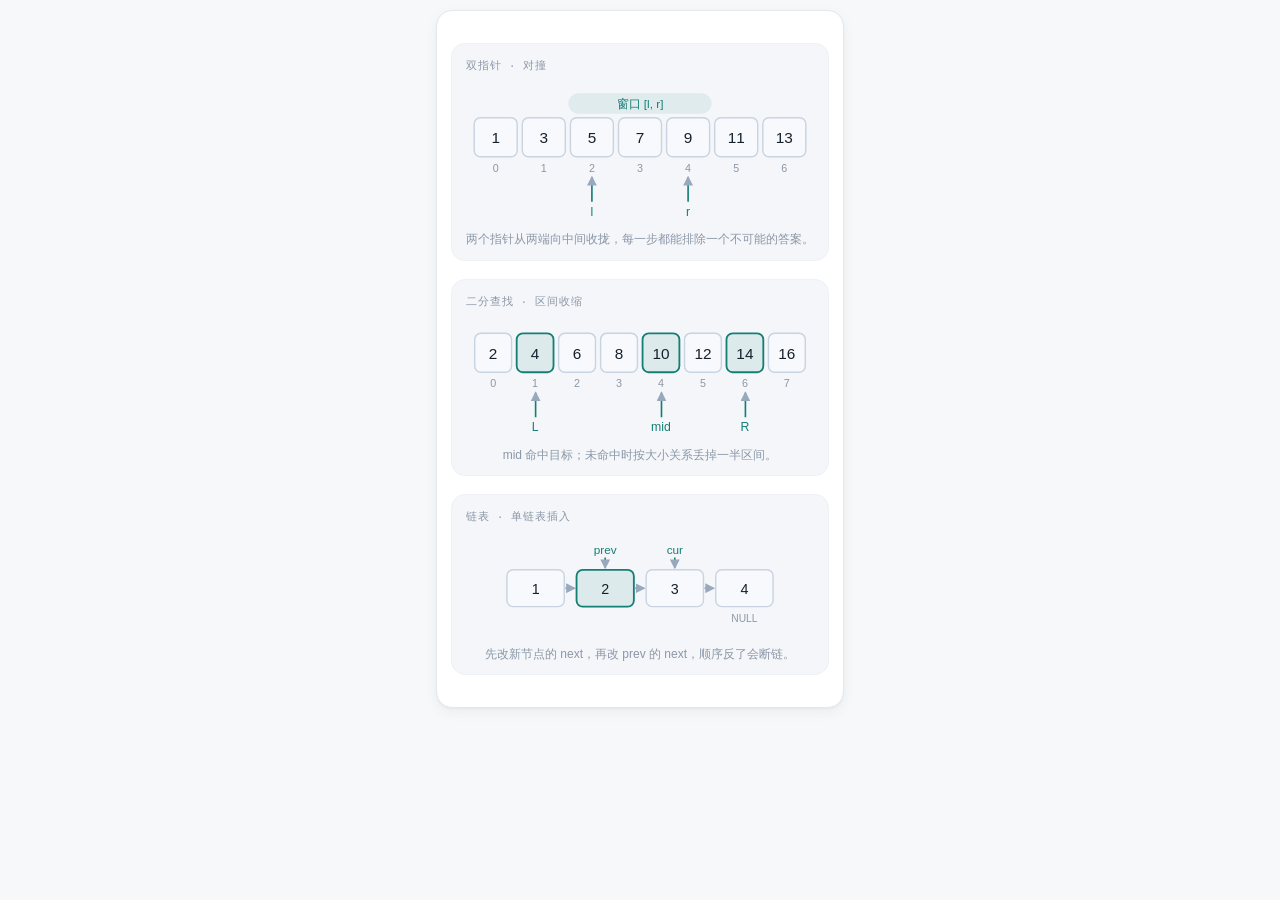
<file: tools/fig-light-0.html>
<!doctype html><html data-theme="light"><head><meta charset="utf-8">
<link rel="stylesheet" href="../css/style.css">
<style>body{background:var(--bg);margin:0;padding:10px;font-family:var(--font);color:var(--text)}
.wrap{max-width:700px;margin:0 auto}.content-block{background:var(--surface);border:1px solid var(--border);border-radius:16px;padding:14px}</style>
</head><body><div class="wrap"><div class="content-block"><figure class="fig"><div class="fig-label">双指针 · 对撞</div><div class="fig-canvas"><svg viewBox="0 0 340 134" role="img" preserveAspectRatio="xMidYMid meet"><defs><marker id="f-ar1" viewBox="0 0 10 10" refX="8.5" refY="5" markerWidth="6" markerHeight="6" orient="auto-start-reverse"><path d="M0,0 L10,5 L0,10 z" class="f-arrow-head"/></marker><marker id="f-ar2" viewBox="0 0 10 10" refX="8.5" refY="5" markerWidth="6" markerHeight="6" orient="auto-start-reverse"><path d="M0,0 L10,5 L0,10 z" class="f-arrow-head f-acc"/></marker></defs><rect x="100" y="10" width="140" height="20" rx="10" class="f-span "/><text x="170" y="20.5" class="f-t f-acc" text-anchor="middle" dominant-baseline="central" font-size="11.5">窗口 [l, r]</text><rect x="8" y="34" width="42" height="38" rx="6" class="f-box"/><text x="29" y="53.5" class="f-t" text-anchor="middle" dominant-baseline="central" font-size="15">1</text><text x="29" y="83" class="f-t f-mute" text-anchor="middle" dominant-baseline="central" font-size="10.5">0</text><rect x="55" y="34" width="42" height="38" rx="6" class="f-box"/><text x="76" y="53.5" class="f-t" text-anchor="middle" dominant-baseline="central" font-size="15">3</text><text x="76" y="83" class="f-t f-mute" text-anchor="middle" dominant-baseline="central" font-size="10.5">1</text><rect x="102" y="34" width="42" height="38" rx="6" class="f-box"/><text x="123" y="53.5" class="f-t" text-anchor="middle" dominant-baseline="central" font-size="15">5</text><text x="123" y="83" class="f-t f-mute" text-anchor="middle" dominant-baseline="central" font-size="10.5">2</text><rect x="149" y="34" width="42" height="38" rx="6" class="f-box"/><text x="170" y="53.5" class="f-t" text-anchor="middle" dominant-baseline="central" font-size="15">7</text><text x="170" y="83" class="f-t f-mute" text-anchor="middle" dominant-baseline="central" font-size="10.5">3</text><rect x="196" y="34" width="42" height="38" rx="6" class="f-box"/><text x="217" y="53.5" class="f-t" text-anchor="middle" dominant-baseline="central" font-size="15">9</text><text x="217" y="83" class="f-t f-mute" text-anchor="middle" dominant-baseline="central" font-size="10.5">4</text><rect x="243" y="34" width="42" height="38" rx="6" class="f-box"/><text x="264" y="53.5" class="f-t" text-anchor="middle" dominant-baseline="central" font-size="15">11</text><text x="264" y="83" class="f-t f-mute" text-anchor="middle" dominant-baseline="central" font-size="10.5">5</text><rect x="290" y="34" width="42" height="38" rx="6" class="f-box"/><text x="311" y="53.5" class="f-t" text-anchor="middle" dominant-baseline="central" font-size="15">13</text><text x="311" y="83" class="f-t f-mute" text-anchor="middle" dominant-baseline="central" font-size="10.5">6</text><line x1="123" y1="116" x2="123" y2="92" class="f-line f-acc" marker-end="url(#f-ar1)"/><text x="123" y="126" class="f-t f-acc" text-anchor="middle" dominant-baseline="central" font-size="12">l</text><line x1="217" y1="116" x2="217" y2="92" class="f-line f-acc" marker-end="url(#f-ar1)"/><text x="217" y="126" class="f-t f-acc" text-anchor="middle" dominant-baseline="central" font-size="12">r</text></svg></div><figcaption>两个指针从两端向中间收拢，每一步都能排除一个不可能的答案。</figcaption></figure>
<figure class="fig"><div class="fig-label">二分查找 · 区间收缩</div><div class="fig-canvas"><svg viewBox="0 0 340 114" role="img" preserveAspectRatio="xMidYMid meet"><defs><marker id="f-ar1" viewBox="0 0 10 10" refX="8.5" refY="5" markerWidth="6" markerHeight="6" orient="auto-start-reverse"><path d="M0,0 L10,5 L0,10 z" class="f-arrow-head"/></marker><marker id="f-ar2" viewBox="0 0 10 10" refX="8.5" refY="5" markerWidth="6" markerHeight="6" orient="auto-start-reverse"><path d="M0,0 L10,5 L0,10 z" class="f-arrow-head f-acc"/></marker></defs><rect x="8.5" y="14" width="36" height="38" rx="6" class="f-box"/><text x="26.5" y="33.5" class="f-t" text-anchor="middle" dominant-baseline="central" font-size="15">2</text><text x="26.5" y="63" class="f-t f-mute" text-anchor="middle" dominant-baseline="central" font-size="10.5">0</text><rect x="49.5" y="14" width="36" height="38" rx="6" class="f-box f-hi"/><text x="67.5" y="33.5" class="f-t" text-anchor="middle" dominant-baseline="central" font-size="15">4</text><text x="67.5" y="63" class="f-t f-mute" text-anchor="middle" dominant-baseline="central" font-size="10.5">1</text><rect x="90.5" y="14" width="36" height="38" rx="6" class="f-box"/><text x="108.5" y="33.5" class="f-t" text-anchor="middle" dominant-baseline="central" font-size="15">6</text><text x="108.5" y="63" class="f-t f-mute" text-anchor="middle" dominant-baseline="central" font-size="10.5">2</text><rect x="131.5" y="14" width="36" height="38" rx="6" class="f-box"/><text x="149.5" y="33.5" class="f-t" text-anchor="middle" dominant-baseline="central" font-size="15">8</text><text x="149.5" y="63" class="f-t f-mute" text-anchor="middle" dominant-baseline="central" font-size="10.5">3</text><rect x="172.5" y="14" width="36" height="38" rx="6" class="f-box f-hi"/><text x="190.5" y="33.5" class="f-t" text-anchor="middle" dominant-baseline="central" font-size="15">10</text><text x="190.5" y="63" class="f-t f-mute" text-anchor="middle" dominant-baseline="central" font-size="10.5">4</text><rect x="213.5" y="14" width="36" height="38" rx="6" class="f-box"/><text x="231.5" y="33.5" class="f-t" text-anchor="middle" dominant-baseline="central" font-size="15">12</text><text x="231.5" y="63" class="f-t f-mute" text-anchor="middle" dominant-baseline="central" font-size="10.5">5</text><rect x="254.5" y="14" width="36" height="38" rx="6" class="f-box f-hi"/><text x="272.5" y="33.5" class="f-t" text-anchor="middle" dominant-baseline="central" font-size="15">14</text><text x="272.5" y="63" class="f-t f-mute" text-anchor="middle" dominant-baseline="central" font-size="10.5">6</text><rect x="295.5" y="14" width="36" height="38" rx="6" class="f-box"/><text x="313.5" y="33.5" class="f-t" text-anchor="middle" dominant-baseline="central" font-size="15">16</text><text x="313.5" y="63" class="f-t f-mute" text-anchor="middle" dominant-baseline="central" font-size="10.5">7</text><line x1="68" y1="96" x2="68" y2="72" class="f-line f-acc" marker-end="url(#f-ar1)"/><text x="67.5" y="106" class="f-t f-acc" text-anchor="middle" dominant-baseline="central" font-size="12">L</text><line x1="191" y1="96" x2="191" y2="72" class="f-line f-acc" marker-end="url(#f-ar1)"/><text x="190.5" y="106" class="f-t f-acc" text-anchor="middle" dominant-baseline="central" font-size="12">mid</text><line x1="273" y1="96" x2="273" y2="72" class="f-line f-acc" marker-end="url(#f-ar1)"/><text x="272.5" y="106" class="f-t f-acc" text-anchor="middle" dominant-baseline="central" font-size="12">R</text></svg></div><figcaption>mid 命中目标；未命中时按大小关系丢掉一半区间。</figcaption></figure>
<figure class="fig"><div class="fig-label">链表 · 单链表插入</div><div class="fig-canvas"><svg viewBox="0 0 340 98" role="img" preserveAspectRatio="xMidYMid meet"><defs><marker id="f-ar1" viewBox="0 0 10 10" refX="8.5" refY="5" markerWidth="6" markerHeight="6" orient="auto-start-reverse"><path d="M0,0 L10,5 L0,10 z" class="f-arrow-head"/></marker><marker id="f-ar2" viewBox="0 0 10 10" refX="8.5" refY="5" markerWidth="6" markerHeight="6" orient="auto-start-reverse"><path d="M0,0 L10,5 L0,10 z" class="f-arrow-head f-acc"/></marker></defs><rect x="40" y="34" width="56" height="36" rx="6" class="f-box"/><text x="68" y="52.5" class="f-t" text-anchor="middle" dominant-baseline="central" font-size="14">1</text><line x1="97" y1="52" x2="106" y2="52" class="f-line" marker-end="url(#f-ar1)"/><rect x="108" y="34" width="56" height="36" rx="6" class="f-box f-hi"/><text x="136" y="52.5" class="f-t" text-anchor="middle" dominant-baseline="central" font-size="14">2</text><line x1="165" y1="52" x2="174" y2="52" class="f-line" marker-end="url(#f-ar1)"/><rect x="176" y="34" width="56" height="36" rx="6" class="f-box"/><text x="204" y="52.5" class="f-t" text-anchor="middle" dominant-baseline="central" font-size="14">3</text><line x1="233" y1="52" x2="242" y2="52" class="f-line" marker-end="url(#f-ar1)"/><rect x="244" y="34" width="56" height="36" rx="6" class="f-box"/><text x="272" y="52.5" class="f-t" text-anchor="middle" dominant-baseline="central" font-size="14">4</text><text x="272" y="82" class="f-t f-mute" text-anchor="middle" dominant-baseline="central" font-size="10">NULL</text><line x1="136" y1="22" x2="136" y2="32" class="f-line f-acc" marker-end="url(#f-ar1)"/><text x="136" y="14" class="f-t f-acc" text-anchor="middle" dominant-baseline="central" font-size="11.5">prev</text><line x1="204" y1="22" x2="204" y2="32" class="f-line f-acc" marker-end="url(#f-ar1)"/><text x="204" y="14" class="f-t f-acc" text-anchor="middle" dominant-baseline="central" font-size="11.5">cur</text></svg></div><figcaption>先改新节点的 next，再改 prev 的 next，顺序反了会断链。</figcaption></figure></div></div></body></html>
</file>
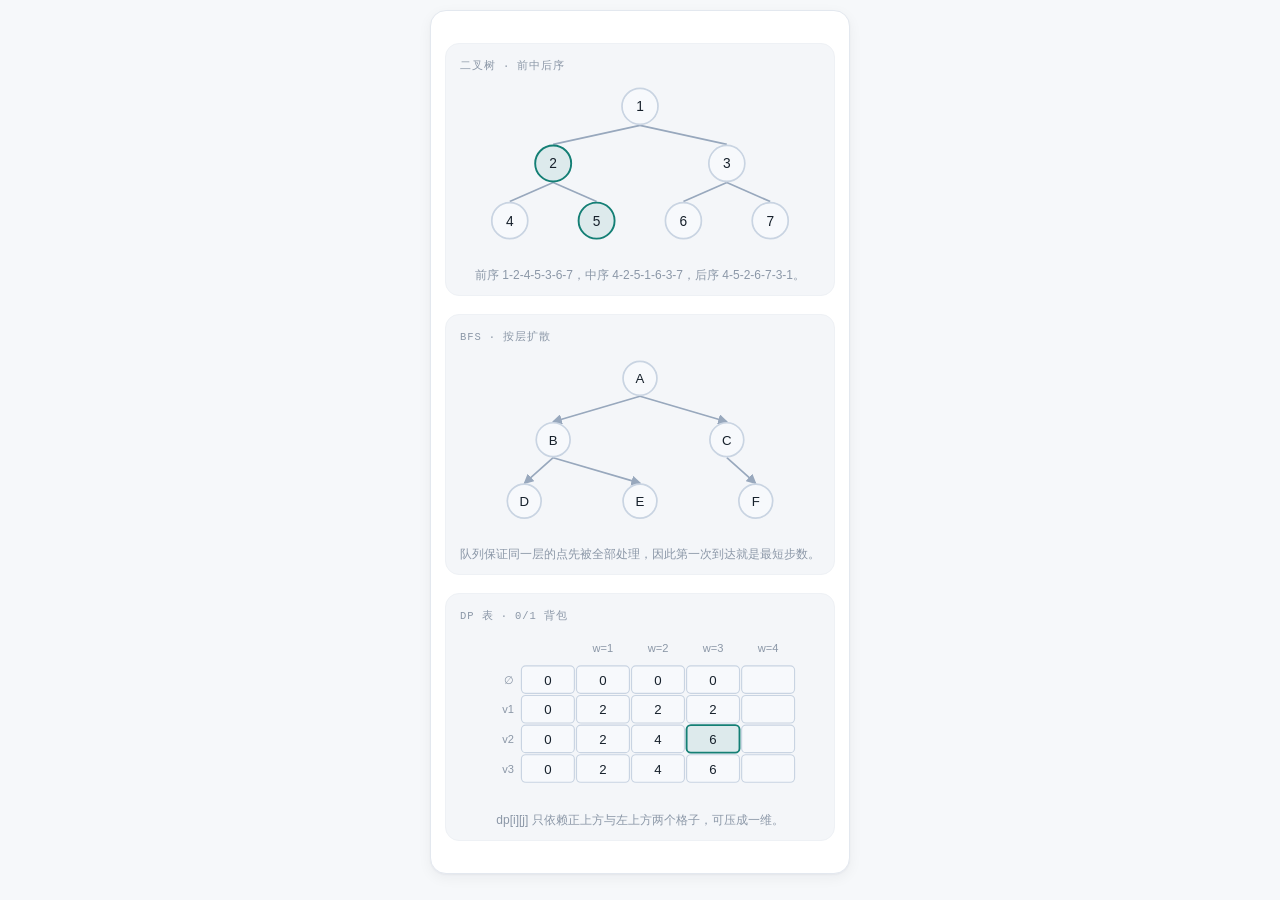
<file: tools/fig-light-1.html>
<!doctype html><html data-theme="light"><head><meta charset="utf-8">
<link rel="stylesheet" href="../css/style.css">
<style>body{background:var(--bg);margin:0;padding:10px;font-family:var(--font);color:var(--text)}
.wrap{max-width:700px;margin:0 auto}.content-block{background:var(--surface);border:1px solid var(--border);border-radius:16px;padding:14px}</style>
</head><body><div class="wrap"><div class="content-block"><figure class="fig"><div class="fig-label">二叉树 · 前中后序</div><div class="fig-canvas"><svg viewBox="0 0 340 163" role="img" preserveAspectRatio="xMidYMid meet"><defs><marker id="f-ar1" viewBox="0 0 10 10" refX="8.5" refY="5" markerWidth="6" markerHeight="6" orient="auto-start-reverse"><path d="M0,0 L10,5 L0,10 z" class="f-arrow-head"/></marker><marker id="f-ar2" viewBox="0 0 10 10" refX="8.5" refY="5" markerWidth="6" markerHeight="6" orient="auto-start-reverse"><path d="M0,0 L10,5 L0,10 z" class="f-arrow-head f-acc"/></marker></defs><line x1="170" y1="40" x2="88" y2="58" class="f-line"/><line x1="170" y1="40" x2="252" y2="58" class="f-line"/><line x1="88" y1="94" x2="47" y2="112" class="f-line"/><line x1="88" y1="94" x2="129" y2="112" class="f-line"/><line x1="252" y1="94" x2="211" y2="112" class="f-line"/><line x1="252" y1="94" x2="293" y2="112" class="f-line"/><circle cx="170" cy="22" r="17" class="f-node"/><text x="170" y="22.5" class="f-t" text-anchor="middle" dominant-baseline="central" font-size="13">1</text><circle cx="88" cy="76" r="17" class="f-node f-hi"/><text x="88" y="76.5" class="f-t" text-anchor="middle" dominant-baseline="central" font-size="13">2</text><circle cx="252" cy="76" r="17" class="f-node"/><text x="252" y="76.5" class="f-t" text-anchor="middle" dominant-baseline="central" font-size="13">3</text><circle cx="47" cy="130" r="17" class="f-node"/><text x="47" y="130.5" class="f-t" text-anchor="middle" dominant-baseline="central" font-size="13">4</text><circle cx="129" cy="130" r="17" class="f-node f-hi"/><text x="129" y="130.5" class="f-t" text-anchor="middle" dominant-baseline="central" font-size="13">5</text><circle cx="211" cy="130" r="17" class="f-node"/><text x="211" y="130.5" class="f-t" text-anchor="middle" dominant-baseline="central" font-size="13">6</text><circle cx="293" cy="130" r="17" class="f-node"/><text x="293" y="130.5" class="f-t" text-anchor="middle" dominant-baseline="central" font-size="13">7</text></svg></div><figcaption>前序 1-2-4-5-3-6-7，中序 4-2-5-1-6-3-7，后序 4-5-2-6-7-3-1。</figcaption></figure>
<figure class="fig"><div class="fig-label">BFS · 按层扩散</div><div class="fig-canvas"><svg viewBox="0 0 340 170" role="img" preserveAspectRatio="xMidYMid meet"><defs><marker id="f-ar1" viewBox="0 0 10 10" refX="8.5" refY="5" markerWidth="6" markerHeight="6" orient="auto-start-reverse"><path d="M0,0 L10,5 L0,10 z" class="f-arrow-head"/></marker><marker id="f-ar2" viewBox="0 0 10 10" refX="8.5" refY="5" markerWidth="6" markerHeight="6" orient="auto-start-reverse"><path d="M0,0 L10,5 L0,10 z" class="f-arrow-head f-acc"/></marker></defs><line x1="170" y1="39" x2="88" y2="63" class="f-line" marker-end="url(#f-ar1)"/><line x1="170" y1="39" x2="252" y2="63" class="f-line" marker-end="url(#f-ar1)"/><line x1="88" y1="97" x2="61" y2="121" class="f-line" marker-end="url(#f-ar1)"/><line x1="88" y1="97" x2="170" y2="121" class="f-line" marker-end="url(#f-ar1)"/><line x1="252" y1="97" x2="279" y2="121" class="f-line" marker-end="url(#f-ar1)"/><circle cx="170" cy="22" r="16" class="f-node "/><text x="170" y="22.5" class="f-t" text-anchor="middle" dominant-baseline="central" font-size="12.5">A</text><circle cx="88" cy="80" r="16" class="f-node "/><text x="88" y="80.5" class="f-t" text-anchor="middle" dominant-baseline="central" font-size="12.5">B</text><circle cx="252" cy="80" r="16" class="f-node "/><text x="252" y="80.5" class="f-t" text-anchor="middle" dominant-baseline="central" font-size="12.5">C</text><circle cx="60.666666666666664" cy="138" r="16" class="f-node "/><text x="60.7" y="138.5" class="f-t" text-anchor="middle" dominant-baseline="central" font-size="12.5">D</text><circle cx="170" cy="138" r="16" class="f-node "/><text x="170" y="138.5" class="f-t" text-anchor="middle" dominant-baseline="central" font-size="12.5">E</text><circle cx="279.3333333333333" cy="138" r="16" class="f-node "/><text x="279.3" y="138.5" class="f-t" text-anchor="middle" dominant-baseline="central" font-size="12.5">F</text></svg></div><figcaption>队列保证同一层的点先被全部处理，因此第一次到达就是最短步数。</figcaption></figure>
<figure class="fig"><div class="fig-label">DP 表 · 0/1 背包</div><div class="fig-canvas"><svg viewBox="0 0 340 158" role="img" preserveAspectRatio="xMidYMid meet"><defs><marker id="f-ar1" viewBox="0 0 10 10" refX="8.5" refY="5" markerWidth="6" markerHeight="6" orient="auto-start-reverse"><path d="M0,0 L10,5 L0,10 z" class="f-arrow-head"/></marker><marker id="f-ar2" viewBox="0 0 10 10" refX="8.5" refY="5" markerWidth="6" markerHeight="6" orient="auto-start-reverse"><path d="M0,0 L10,5 L0,10 z" class="f-arrow-head f-acc"/></marker></defs><text x="135" y="14" class="f-t f-mute" text-anchor="middle" dominant-baseline="central" font-size="10.5">w=1</text><text x="187" y="14" class="f-t f-mute" text-anchor="middle" dominant-baseline="central" font-size="10.5">w=2</text><text x="239" y="14" class="f-t f-mute" text-anchor="middle" dominant-baseline="central" font-size="10.5">w=3</text><text x="291" y="14" class="f-t f-mute" text-anchor="middle" dominant-baseline="central" font-size="10.5">w=4</text><text x="51" y="44" class="f-t f-mute" text-anchor="end" dominant-baseline="central" font-size="10.5">∅</text><rect x="58" y="31" width="50" height="26" rx="4" class="f-cell"/><text x="83" y="44.5" class="f-t" text-anchor="middle" dominant-baseline="central" font-size="12.5">0</text><rect x="110" y="31" width="50" height="26" rx="4" class="f-cell"/><text x="135" y="44.5" class="f-t" text-anchor="middle" dominant-baseline="central" font-size="12.5">0</text><rect x="162" y="31" width="50" height="26" rx="4" class="f-cell"/><text x="187" y="44.5" class="f-t" text-anchor="middle" dominant-baseline="central" font-size="12.5">0</text><rect x="214" y="31" width="50" height="26" rx="4" class="f-cell"/><text x="239" y="44.5" class="f-t" text-anchor="middle" dominant-baseline="central" font-size="12.5">0</text><rect x="266" y="31" width="50" height="26" rx="4" class="f-cell"/><text x="51" y="72" class="f-t f-mute" text-anchor="end" dominant-baseline="central" font-size="10.5">v1</text><rect x="58" y="59" width="50" height="26" rx="4" class="f-cell"/><text x="83" y="72.5" class="f-t" text-anchor="middle" dominant-baseline="central" font-size="12.5">0</text><rect x="110" y="59" width="50" height="26" rx="4" class="f-cell"/><text x="135" y="72.5" class="f-t" text-anchor="middle" dominant-baseline="central" font-size="12.5">2</text><rect x="162" y="59" width="50" height="26" rx="4" class="f-cell"/><text x="187" y="72.5" class="f-t" text-anchor="middle" dominant-baseline="central" font-size="12.5">2</text><rect x="214" y="59" width="50" height="26" rx="4" class="f-cell"/><text x="239" y="72.5" class="f-t" text-anchor="middle" dominant-baseline="central" font-size="12.5">2</text><rect x="266" y="59" width="50" height="26" rx="4" class="f-cell"/><text x="51" y="100" class="f-t f-mute" text-anchor="end" dominant-baseline="central" font-size="10.5">v2</text><rect x="58" y="87" width="50" height="26" rx="4" class="f-cell"/><text x="83" y="100.5" class="f-t" text-anchor="middle" dominant-baseline="central" font-size="12.5">0</text><rect x="110" y="87" width="50" height="26" rx="4" class="f-cell"/><text x="135" y="100.5" class="f-t" text-anchor="middle" dominant-baseline="central" font-size="12.5">2</text><rect x="162" y="87" width="50" height="26" rx="4" class="f-cell"/><text x="187" y="100.5" class="f-t" text-anchor="middle" dominant-baseline="central" font-size="12.5">4</text><rect x="214" y="87" width="50" height="26" rx="4" class="f-cell f-hi"/><text x="239" y="100.5" class="f-t" text-anchor="middle" dominant-baseline="central" font-size="12.5">6</text><rect x="266" y="87" width="50" height="26" rx="4" class="f-cell"/><text x="51" y="128" class="f-t f-mute" text-anchor="end" dominant-baseline="central" font-size="10.5">v3</text><rect x="58" y="115" width="50" height="26" rx="4" class="f-cell"/><text x="83" y="128.5" class="f-t" text-anchor="middle" dominant-baseline="central" font-size="12.5">0</text><rect x="110" y="115" width="50" height="26" rx="4" class="f-cell"/><text x="135" y="128.5" class="f-t" text-anchor="middle" dominant-baseline="central" font-size="12.5">2</text><rect x="162" y="115" width="50" height="26" rx="4" class="f-cell"/><text x="187" y="128.5" class="f-t" text-anchor="middle" dominant-baseline="central" font-size="12.5">4</text><rect x="214" y="115" width="50" height="26" rx="4" class="f-cell"/><text x="239" y="128.5" class="f-t" text-anchor="middle" dominant-baseline="central" font-size="12.5">6</text><rect x="266" y="115" width="50" height="26" rx="4" class="f-cell"/></svg></div><figcaption>dp[i][j] 只依赖正上方与左上方两个格子，可压成一维。</figcaption></figure></div></div></body></html>
</file>
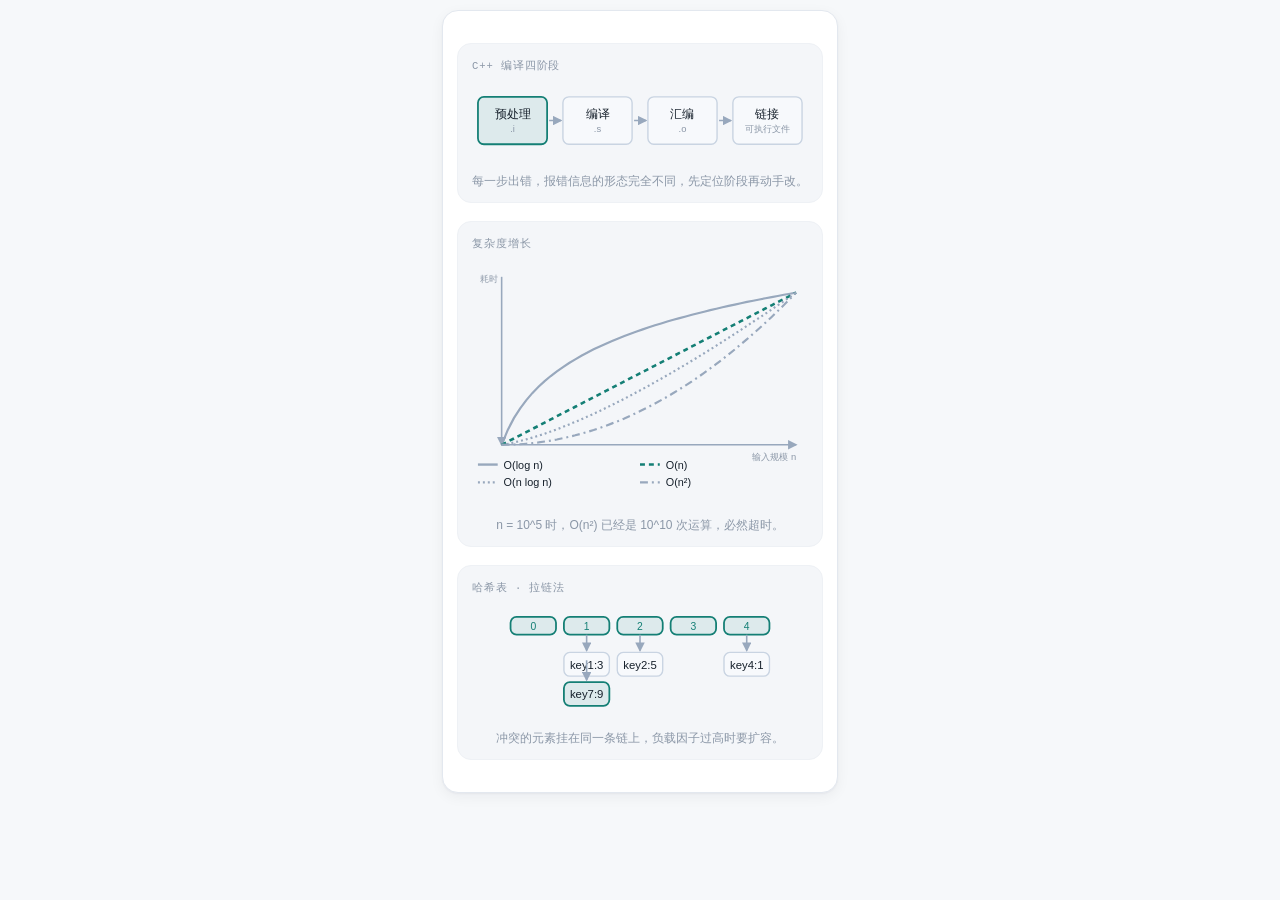
<file: tools/fig-light-2.html>
<!doctype html><html data-theme="light"><head><meta charset="utf-8">
<link rel="stylesheet" href="../css/style.css">
<style>body{background:var(--bg);margin:0;padding:10px;font-family:var(--font);color:var(--text)}
.wrap{max-width:700px;margin:0 auto}.content-block{background:var(--surface);border:1px solid var(--border);border-radius:16px;padding:14px}</style>
</head><body><div class="wrap"><div class="content-block"><figure class="fig"><div class="fig-label">C++ 编译四阶段</div><div class="fig-canvas"><svg viewBox="0 0 340 80" role="img" preserveAspectRatio="xMidYMid meet"><defs><marker id="f-ar1" viewBox="0 0 10 10" refX="8.5" refY="5" markerWidth="6" markerHeight="6" orient="auto-start-reverse"><path d="M0,0 L10,5 L0,10 z" class="f-arrow-head"/></marker><marker id="f-ar2" viewBox="0 0 10 10" refX="8.5" refY="5" markerWidth="6" markerHeight="6" orient="auto-start-reverse"><path d="M0,0 L10,5 L0,10 z" class="f-arrow-head f-acc"/></marker></defs><rect x="6" y="14" width="70" height="48" rx="6" class="f-box f-hi"/><text x="41" y="31" class="f-t" text-anchor="middle" dominant-baseline="central" font-size="12.5">预处理</text><text x="41" y="47" class="f-t f-mute" text-anchor="middle" dominant-baseline="central" font-size="9.5">.i</text><line x1="78" y1="38" x2="90" y2="38" class="f-line" marker-end="url(#f-ar1)"/><rect x="92" y="14" width="70" height="48" rx="6" class="f-box"/><text x="127" y="31" class="f-t" text-anchor="middle" dominant-baseline="central" font-size="12.5">编译</text><text x="127" y="47" class="f-t f-mute" text-anchor="middle" dominant-baseline="central" font-size="9.5">.s</text><line x1="164" y1="38" x2="176" y2="38" class="f-line" marker-end="url(#f-ar1)"/><rect x="178" y="14" width="70" height="48" rx="6" class="f-box"/><text x="213" y="31" class="f-t" text-anchor="middle" dominant-baseline="central" font-size="12.5">汇编</text><text x="213" y="47" class="f-t f-mute" text-anchor="middle" dominant-baseline="central" font-size="9.5">.o</text><line x1="250" y1="38" x2="262" y2="38" class="f-line" marker-end="url(#f-ar1)"/><rect x="264" y="14" width="70" height="48" rx="6" class="f-box"/><text x="299" y="31" class="f-t" text-anchor="middle" dominant-baseline="central" font-size="12.5">链接</text><text x="299" y="47" class="f-t f-mute" text-anchor="middle" dominant-baseline="central" font-size="9.5">可执行文件</text></svg></div><figcaption>每一步出错，报错信息的形态完全不同，先定位阶段再动手改。</figcaption></figure>
<figure class="fig"><div class="fig-label">复杂度增长</div><div class="fig-canvas"><svg viewBox="0 0 340 248" role="img" preserveAspectRatio="xMidYMid meet"><defs><marker id="f-ar1" viewBox="0 0 10 10" refX="8.5" refY="5" markerWidth="6" markerHeight="6" orient="auto-start-reverse"><path d="M0,0 L10,5 L0,10 z" class="f-arrow-head"/></marker><marker id="f-ar2" viewBox="0 0 10 10" refX="8.5" refY="5" markerWidth="6" markerHeight="6" orient="auto-start-reverse"><path d="M0,0 L10,5 L0,10 z" class="f-arrow-head f-acc"/></marker></defs><line x1="30" y1="16" x2="30" y2="186" class="f-line" marker-end="url(#f-ar1)"/><line x1="30" y1="186" x2="328" y2="186" class="f-line" marker-end="url(#f-ar1)"/><text x="26" y="18" class="f-t f-mute" text-anchor="end" dominant-baseline="central" font-size="9.5">耗时</text><text x="328" y="198" class="f-t f-mute" text-anchor="end" dominant-baseline="central" font-size="9.5">输入规模 n</text><path d="M30.0,186.0 L36.2,170.9 L42.4,159.0 L48.6,149.3 L54.8,141.0 L61.0,133.7 L67.3,127.3 L73.5,121.6 L79.7,116.4 L85.9,111.7 L92.1,107.3 L98.3,103.2 L104.5,99.5 L110.7,95.9 L116.9,92.6 L123.1,89.4 L129.3,86.5 L135.5,83.7 L141.8,81.0 L148.0,78.4 L154.2,76.0 L160.4,73.6 L166.6,71.4 L172.8,69.2 L179.0,67.1 L185.2,65.1 L191.4,63.2 L197.6,61.3 L203.8,59.5 L210.0,57.8 L216.3,56.1 L222.5,54.4 L228.7,52.8 L234.9,51.3 L241.1,49.7 L247.3,48.3 L253.5,46.8 L259.7,45.4 L265.9,44.1 L272.1,42.7 L278.3,41.4 L284.5,40.2 L290.8,38.9 L297.0,37.7 L303.2,36.5 L309.4,35.4 L315.6,34.2 L321.8,33.1 L328.0,32.0" fill="none" class="f-curve " stroke-width="2.2"/><path d="M30.0,186.0 L36.2,182.8 L42.4,179.6 L48.6,176.4 L54.8,173.2 L61.0,170.0 L67.3,166.8 L73.5,163.5 L79.7,160.3 L85.9,157.1 L92.1,153.9 L98.3,150.7 L104.5,147.5 L110.7,144.3 L116.9,141.1 L123.1,137.9 L129.3,134.7 L135.5,131.5 L141.8,128.3 L148.0,125.0 L154.2,121.8 L160.4,118.6 L166.6,115.4 L172.8,112.2 L179.0,109.0 L185.2,105.8 L191.4,102.6 L197.6,99.4 L203.8,96.2 L210.0,93.0 L216.3,89.8 L222.5,86.5 L228.7,83.3 L234.9,80.1 L241.1,76.9 L247.3,73.7 L253.5,70.5 L259.7,67.3 L265.9,64.1 L272.1,60.9 L278.3,57.7 L284.5,54.5 L290.8,51.3 L297.0,48.0 L303.2,44.8 L309.4,41.6 L315.6,38.4 L321.8,35.2 L328.0,32.0" fill="none" class="f-curve f-hi" stroke-width="2.2" stroke-dasharray="5 4"/><path d="M30.0,186.0 L36.2,184.9 L42.4,183.6 L48.6,182.2 L54.8,180.5 L61.0,178.7 L67.3,176.8 L73.5,174.8 L79.7,172.6 L85.9,170.3 L92.1,167.9 L98.3,165.4 L104.5,162.8 L110.7,160.1 L116.9,157.4 L123.1,154.6 L129.3,151.7 L135.5,148.7 L141.8,145.6 L148.0,142.5 L154.2,139.4 L160.4,136.1 L166.6,132.8 L172.8,129.5 L179.0,126.1 L185.2,122.6 L191.4,119.1 L197.6,115.6 L203.8,112.0 L210.0,108.3 L216.3,104.7 L222.5,100.9 L228.7,97.2 L234.9,93.4 L241.1,89.5 L247.3,85.6 L253.5,81.7 L259.7,77.7 L265.9,73.7 L272.1,69.7 L278.3,65.6 L284.5,61.5 L290.8,57.4 L297.0,53.3 L303.2,49.1 L309.4,44.8 L315.6,40.6 L321.8,36.3 L328.0,32.0" fill="none" class="f-curve " stroke-width="2.2" stroke-dasharray="2 3"/><path d="M30.0,186.0 L36.2,185.9 L42.4,185.7 L48.6,185.4 L54.8,184.9 L61.0,184.3 L67.3,183.6 L73.5,182.7 L79.7,181.7 L85.9,180.6 L92.1,179.3 L98.3,177.9 L104.5,176.4 L110.7,174.7 L116.9,172.9 L123.1,171.0 L129.3,168.9 L135.5,166.7 L141.8,164.3 L148.0,161.9 L154.2,159.3 L160.4,156.5 L166.6,153.6 L172.8,150.6 L179.0,147.5 L185.2,144.2 L191.4,140.8 L197.6,137.3 L203.8,133.6 L210.0,129.8 L216.3,125.8 L222.5,121.8 L228.7,117.6 L234.9,113.2 L241.1,108.7 L247.3,104.1 L253.5,99.4 L259.7,94.5 L265.9,89.5 L272.1,84.3 L278.3,79.1 L284.5,73.6 L290.8,68.1 L297.0,62.4 L303.2,56.6 L309.4,50.6 L315.6,44.6 L321.8,38.3 L328.0,32.0" fill="none" class="f-curve " stroke-width="2.2" stroke-dasharray="8 4 2 4"/><line x1="6" y1="206" x2="26" y2="206" class="f-curve " stroke-width="2.4"/><text x="32" y="206" class="f-t" text-anchor="start" dominant-baseline="central" font-size="11">O(log n)</text><line x1="170" y1="206" x2="190" y2="206" class="f-curve f-hi" stroke-width="2.4" stroke-dasharray="5 4"/><text x="196" y="206" class="f-t" text-anchor="start" dominant-baseline="central" font-size="11">O(n)</text><line x1="6" y1="224" x2="26" y2="224" class="f-curve " stroke-width="2.4" stroke-dasharray="2 3"/><text x="32" y="224" class="f-t" text-anchor="start" dominant-baseline="central" font-size="11">O(n log n)</text><line x1="170" y1="224" x2="190" y2="224" class="f-curve " stroke-width="2.4" stroke-dasharray="8 4 2 4"/><text x="196" y="224" class="f-t" text-anchor="start" dominant-baseline="central" font-size="11">O(n²)</text></svg></div><figcaption>n = 10^5 时，O(n²) 已经是 10^10 次运算，必然超时。</figcaption></figure>
<figure class="fig"><div class="fig-label">哈希表 · 拉链法</div><div class="fig-canvas"><svg viewBox="0 0 340 116" role="img" preserveAspectRatio="xMidYMid meet"><defs><marker id="f-ar1" viewBox="0 0 10 10" refX="8.5" refY="5" markerWidth="6" markerHeight="6" orient="auto-start-reverse"><path d="M0,0 L10,5 L0,10 z" class="f-arrow-head"/></marker><marker id="f-ar2" viewBox="0 0 10 10" refX="8.5" refY="5" markerWidth="6" markerHeight="6" orient="auto-start-reverse"><path d="M0,0 L10,5 L0,10 z" class="f-arrow-head f-acc"/></marker></defs><rect x="39" y="12" width="46" height="18" rx="6" class="f-box f-hi"/><text x="62" y="21.5" class="f-t f-acc" text-anchor="middle" dominant-baseline="central" font-size="10.5">0</text><rect x="93" y="12" width="46" height="18" rx="6" class="f-box f-hi"/><text x="116" y="21.5" class="f-t f-acc" text-anchor="middle" dominant-baseline="central" font-size="10.5">1</text><line x1="116" y1="30" x2="116" y2="46" class="f-line" marker-end="url(#f-ar1)"/><rect x="93" y="48" width="46" height="24" rx="6" class="f-box"/><text x="116" y="60.5" class="f-t" text-anchor="middle" dominant-baseline="central" font-size="11.5">key1:3</text><line x1="116" y1="56" x2="116" y2="76" class="f-line" marker-end="url(#f-ar1)"/><rect x="93" y="78" width="46" height="24" rx="6" class="f-box f-hi"/><text x="116" y="90.5" class="f-t" text-anchor="middle" dominant-baseline="central" font-size="11.5">key7:9</text><rect x="147" y="12" width="46" height="18" rx="6" class="f-box f-hi"/><text x="170" y="21.5" class="f-t f-acc" text-anchor="middle" dominant-baseline="central" font-size="10.5">2</text><line x1="170" y1="30" x2="170" y2="46" class="f-line" marker-end="url(#f-ar1)"/><rect x="147" y="48" width="46" height="24" rx="6" class="f-box"/><text x="170" y="60.5" class="f-t" text-anchor="middle" dominant-baseline="central" font-size="11.5">key2:5</text><rect x="201" y="12" width="46" height="18" rx="6" class="f-box f-hi"/><text x="224" y="21.5" class="f-t f-acc" text-anchor="middle" dominant-baseline="central" font-size="10.5">3</text><rect x="255" y="12" width="46" height="18" rx="6" class="f-box f-hi"/><text x="278" y="21.5" class="f-t f-acc" text-anchor="middle" dominant-baseline="central" font-size="10.5">4</text><line x1="278" y1="30" x2="278" y2="46" class="f-line" marker-end="url(#f-ar1)"/><rect x="255" y="48" width="46" height="24" rx="6" class="f-box"/><text x="278" y="60.5" class="f-t" text-anchor="middle" dominant-baseline="central" font-size="11.5">key4:1</text></svg></div><figcaption>冲突的元素挂在同一条链上，负载因子过高时要扩容。</figcaption></figure></div></div></body></html>
</file>
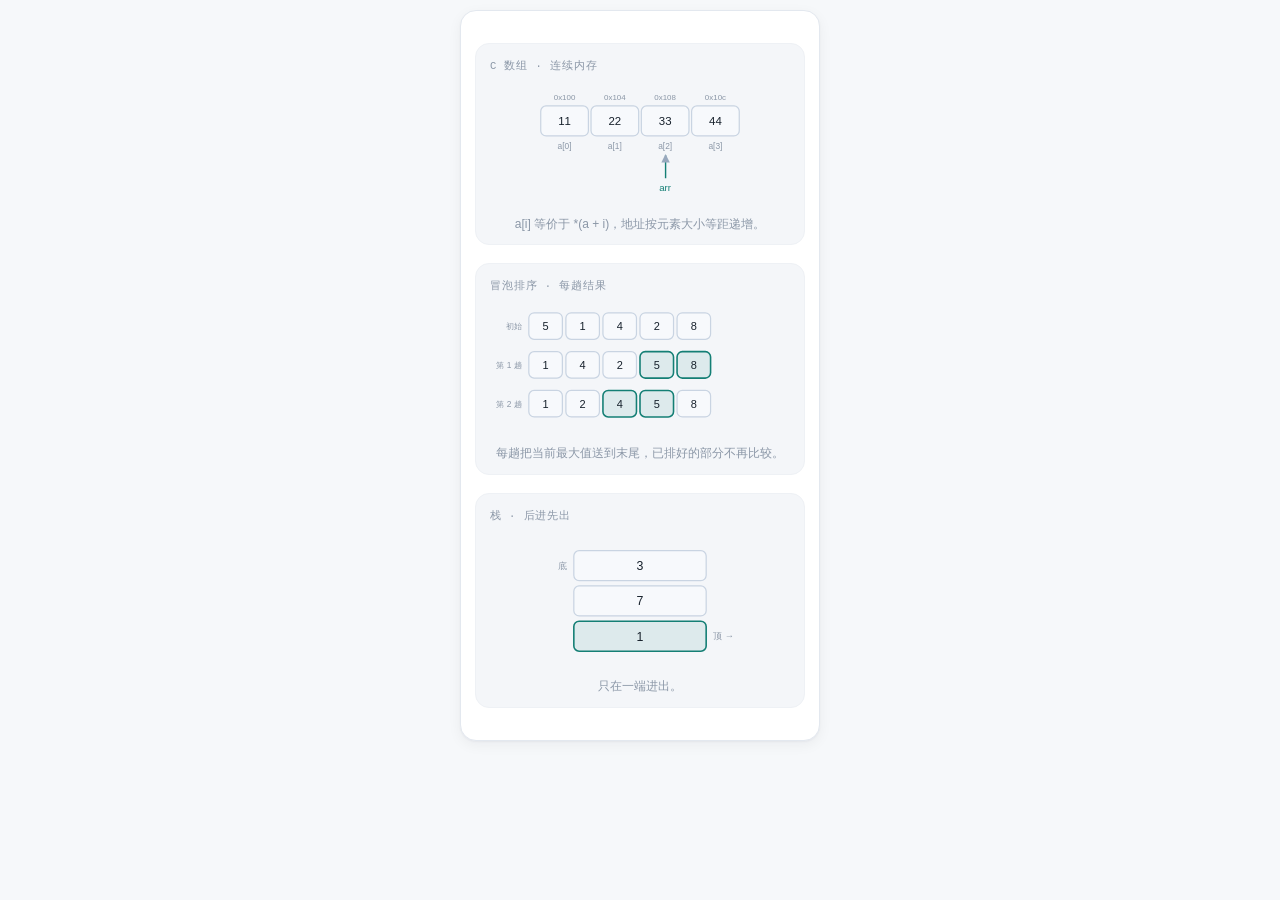
<file: tools/fig-light-3.html>
<!doctype html><html data-theme="light"><head><meta charset="utf-8">
<link rel="stylesheet" href="../css/style.css">
<style>body{background:var(--bg);margin:0;padding:10px;font-family:var(--font);color:var(--text)}
.wrap{max-width:700px;margin:0 auto}.content-block{background:var(--surface);border:1px solid var(--border);border-radius:16px;padding:14px}</style>
</head><body><div class="wrap"><div class="content-block"><figure class="fig"><div class="fig-label">C 数组 · 连续内存</div><div class="fig-canvas"><svg viewBox="0 0 340 138" role="img" preserveAspectRatio="xMidYMid meet"><defs><marker id="f-ar1" viewBox="0 0 10 10" refX="8.5" refY="5" markerWidth="6" markerHeight="6" orient="auto-start-reverse"><path d="M0,0 L10,5 L0,10 z" class="f-arrow-head"/></marker><marker id="f-ar2" viewBox="0 0 10 10" refX="8.5" refY="5" markerWidth="6" markerHeight="6" orient="auto-start-reverse"><path d="M0,0 L10,5 L0,10 z" class="f-arrow-head f-acc"/></marker></defs><text x="84.5" y="16" class="f-t f-mute" text-anchor="middle" dominant-baseline="central" font-size="9">0x100</text><rect x="57.5" y="26" width="54" height="34" rx="6" class="f-box"/><text x="84.5" y="43.5" class="f-t" text-anchor="middle" dominant-baseline="central" font-size="13">11</text><text x="84.5" y="71" class="f-t f-mute" text-anchor="middle" dominant-baseline="central" font-size="9.5">a[0]</text><text x="141.5" y="16" class="f-t f-mute" text-anchor="middle" dominant-baseline="central" font-size="9">0x104</text><rect x="114.5" y="26" width="54" height="34" rx="6" class="f-box"/><text x="141.5" y="43.5" class="f-t" text-anchor="middle" dominant-baseline="central" font-size="13">22</text><text x="141.5" y="71" class="f-t f-mute" text-anchor="middle" dominant-baseline="central" font-size="9.5">a[1]</text><text x="198.5" y="16" class="f-t f-mute" text-anchor="middle" dominant-baseline="central" font-size="9">0x108</text><rect x="171.5" y="26" width="54" height="34" rx="6" class="f-box"/><text x="198.5" y="43.5" class="f-t" text-anchor="middle" dominant-baseline="central" font-size="13">33</text><text x="198.5" y="71" class="f-t f-mute" text-anchor="middle" dominant-baseline="central" font-size="9.5">a[2]</text><text x="255.5" y="16" class="f-t f-mute" text-anchor="middle" dominant-baseline="central" font-size="9">0x10c</text><rect x="228.5" y="26" width="54" height="34" rx="6" class="f-box"/><text x="255.5" y="43.5" class="f-t" text-anchor="middle" dominant-baseline="central" font-size="13">44</text><text x="255.5" y="71" class="f-t f-mute" text-anchor="middle" dominant-baseline="central" font-size="9.5">a[3]</text><line x1="199" y1="108" x2="199" y2="82" class="f-line f-acc" marker-end="url(#f-ar1)"/><text x="198.5" y="118" class="f-t f-acc" text-anchor="middle" dominant-baseline="central" font-size="11">arr</text></svg></div><figcaption>a[i] 等价于 *(a + i)，地址按元素大小等距递增。</figcaption></figure>
<figure class="fig"><div class="fig-label">冒泡排序 · 每趟结果</div><div class="fig-canvas"><svg viewBox="0 0 340 148" role="img" preserveAspectRatio="xMidYMid meet"><defs><marker id="f-ar1" viewBox="0 0 10 10" refX="8.5" refY="5" markerWidth="6" markerHeight="6" orient="auto-start-reverse"><path d="M0,0 L10,5 L0,10 z" class="f-arrow-head"/></marker><marker id="f-ar2" viewBox="0 0 10 10" refX="8.5" refY="5" markerWidth="6" markerHeight="6" orient="auto-start-reverse"><path d="M0,0 L10,5 L0,10 z" class="f-arrow-head f-acc"/></marker></defs><text x="36" y="25" class="f-t f-mute" text-anchor="end" dominant-baseline="central" font-size="9.5">初始</text><rect x="44" y="10" width="38" height="30" rx="6" class="f-box"/><text x="63" y="25.5" class="f-t" text-anchor="middle" dominant-baseline="central" font-size="12.5">5</text><rect x="86" y="10" width="38" height="30" rx="6" class="f-box"/><text x="105" y="25.5" class="f-t" text-anchor="middle" dominant-baseline="central" font-size="12.5">1</text><rect x="128" y="10" width="38" height="30" rx="6" class="f-box"/><text x="147" y="25.5" class="f-t" text-anchor="middle" dominant-baseline="central" font-size="12.5">4</text><rect x="170" y="10" width="38" height="30" rx="6" class="f-box"/><text x="189" y="25.5" class="f-t" text-anchor="middle" dominant-baseline="central" font-size="12.5">2</text><rect x="212" y="10" width="38" height="30" rx="6" class="f-box"/><text x="231" y="25.5" class="f-t" text-anchor="middle" dominant-baseline="central" font-size="12.5">8</text><text x="36" y="69" class="f-t f-mute" text-anchor="end" dominant-baseline="central" font-size="9.5">第 1 趟</text><rect x="44" y="54" width="38" height="30" rx="6" class="f-box"/><text x="63" y="69.5" class="f-t" text-anchor="middle" dominant-baseline="central" font-size="12.5">1</text><rect x="86" y="54" width="38" height="30" rx="6" class="f-box"/><text x="105" y="69.5" class="f-t" text-anchor="middle" dominant-baseline="central" font-size="12.5">4</text><rect x="128" y="54" width="38" height="30" rx="6" class="f-box"/><text x="147" y="69.5" class="f-t" text-anchor="middle" dominant-baseline="central" font-size="12.5">2</text><rect x="170" y="54" width="38" height="30" rx="6" class="f-box f-hi"/><text x="189" y="69.5" class="f-t" text-anchor="middle" dominant-baseline="central" font-size="12.5">5</text><rect x="212" y="54" width="38" height="30" rx="6" class="f-box f-hi"/><text x="231" y="69.5" class="f-t" text-anchor="middle" dominant-baseline="central" font-size="12.5">8</text><text x="36" y="113" class="f-t f-mute" text-anchor="end" dominant-baseline="central" font-size="9.5">第 2 趟</text><rect x="44" y="98" width="38" height="30" rx="6" class="f-box"/><text x="63" y="113.5" class="f-t" text-anchor="middle" dominant-baseline="central" font-size="12.5">1</text><rect x="86" y="98" width="38" height="30" rx="6" class="f-box"/><text x="105" y="113.5" class="f-t" text-anchor="middle" dominant-baseline="central" font-size="12.5">2</text><rect x="128" y="98" width="38" height="30" rx="6" class="f-box f-hi"/><text x="147" y="113.5" class="f-t" text-anchor="middle" dominant-baseline="central" font-size="12.5">4</text><rect x="170" y="98" width="38" height="30" rx="6" class="f-box f-hi"/><text x="189" y="113.5" class="f-t" text-anchor="middle" dominant-baseline="central" font-size="12.5">5</text><rect x="212" y="98" width="38" height="30" rx="6" class="f-box"/><text x="231" y="113.5" class="f-t" text-anchor="middle" dominant-baseline="central" font-size="12.5">8</text></svg></div><figcaption>每趟把当前最大值送到末尾，已排好的部分不再比较。</figcaption></figure>
<figure class="fig"><div class="fig-label">栈 · 后进先出</div><div class="fig-canvas"><svg viewBox="0 0 340 152" role="img" preserveAspectRatio="xMidYMid meet"><defs><marker id="f-ar1" viewBox="0 0 10 10" refX="8.5" refY="5" markerWidth="6" markerHeight="6" orient="auto-start-reverse"><path d="M0,0 L10,5 L0,10 z" class="f-arrow-head"/></marker><marker id="f-ar2" viewBox="0 0 10 10" refX="8.5" refY="5" markerWidth="6" markerHeight="6" orient="auto-start-reverse"><path d="M0,0 L10,5 L0,10 z" class="f-arrow-head f-acc"/></marker></defs><rect x="95" y="20" width="150" height="34" rx="6" class="f-box"/><text x="170" y="37.5" class="f-t" text-anchor="middle" dominant-baseline="central" font-size="14">3</text><text x="87" y="37" class="f-t f-mute" text-anchor="end" dominant-baseline="central" font-size="10.5">底</text><rect x="95" y="60" width="150" height="34" rx="6" class="f-box"/><text x="170" y="77.5" class="f-t" text-anchor="middle" dominant-baseline="central" font-size="14">7</text><rect x="95" y="100" width="150" height="34" rx="6" class="f-box f-hi"/><text x="170" y="117.5" class="f-t" text-anchor="middle" dominant-baseline="central" font-size="14">1</text><text x="253" y="117" class="f-t f-mute" text-anchor="start" dominant-baseline="central" font-size="10.5">顶 →</text></svg></div><figcaption>只在一端进出。</figcaption></figure></div></div></body></html>
</file>
<file: css/style.css>
/* ============================================================
   AlgoMaster · Design System
   极简 / 低饱和 / 护眼 / 深色浅色双模式
   ============================================================ */

/* ---------- Design Tokens ---------- */
:root {
  --radius: 14px;
  --radius-lg: 16px;
  --radius-sm: 8px;
  --font: -apple-system, BlinkMacSystemFont, "Segoe UI", "PingFang SC",
          "Hiragino Sans GB", "Microsoft YaHei", sans-serif;
  --mono: ui-monospace, SFMono-Regular, "SF Mono", "JetBrains Mono", Menlo,
          Consolas, "Liberation Mono", monospace;
  --dur: .18s;
  --maxw: 1180px;
  --navh: 58px;
  /* 编辑器恒为深色（编程习惯 + 护眼对比） */
  --code-bg: #0d1117;
  --code-bg-2: #111721;
  --code-border: #1e2733;
  --code-text: #c9d4e2;
  /* 图解（SVG）默认色，随主题覆盖 */
  --fig-fill: #1a212c;
  --fig-stroke: #33404f;
  --fig-line: #46566a;
  --fig-hi: #34b3a2;
  --fig-hi-fill: rgba(52, 179, 162, .18);
  --fig-hi-soft: rgba(52, 179, 162, .14);
  --fig-warn: #c96b4d;
  --fig-warn-soft: rgba(201, 107, 77, .16);
  --fig-acc: #4fc4b2;
}

html[data-theme="dark"] {
  --bg: #0b0e13;
  --bg-soft: #0e1218;
  --surface: #141a23;
  --surface-2: #1a212c;
  --surface-3: #212a37;
  --border: #232d3b;
  --border-soft: #1a222d;
  --text: #e5eaf1;
  --text-2: #97a4b5;
  --text-3: #667485;
  --primary: #4d7fd6;
  --primary-hover: #5b8ce0;
  --primary-soft: rgba(77, 127, 214, .14);
  --teal: #34b3a2;
  --teal-soft: rgba(52, 179, 162, .14);
  --easy: #3faa76;
  --easy-soft: rgba(63, 170, 118, .13);
  --mid: #c2a03a;
  --mid-soft: rgba(194, 160, 58, .13);
  --hard: #c96b4d;
  --hard-soft: rgba(201, 107, 77, .13);
  --shadow: 0 1px 2px rgba(0, 0, 0, .28), 0 6px 20px rgba(0, 0, 0, .16);
  --shadow-hover: 0 2px 5px rgba(0, 0, 0, .32), 0 12px 30px rgba(0, 0, 0, .24);
  --glass: rgba(20, 26, 35, .82);
  --fig-fill: #1a212c;
  --fig-stroke: #33404f;
  --fig-line: #48586c;
  --fig-hi: #34b3a2;
  --fig-hi-fill: rgba(52, 179, 162, .18);
  --fig-hi-soft: rgba(52, 179, 162, .13);
  --fig-warn: #c96b4d;
  --fig-warn-soft: rgba(201, 107, 77, .16);
  --fig-acc: #4fc4b2;
  color-scheme: dark;
}

html[data-theme="light"] {
  --bg: #f6f8fa;
  --bg-soft: #eef1f5;
  --surface: #ffffff;
  --surface-2: #f4f6f9;
  --surface-3: #eaeef3;
  --border: #e3e8ef;
  --border-soft: #eef1f5;
  --text: #16202b;
  --text-2: #58667a;
  --text-3: #8b97a7;
  --primary: #2f5fa8;
  --primary-hover: #27528f;
  --primary-soft: rgba(47, 95, 168, .08);
  --teal: #147f75;
  --teal-soft: rgba(20, 127, 117, .08);
  --easy: #2b8a58;
  --easy-soft: rgba(43, 138, 88, .09);
  --mid: #9c7d15;
  --mid-soft: rgba(156, 125, 21, .09);
  --hard: #b1502f;
  --hard-soft: rgba(177, 80, 47, .09);
  --shadow: 0 1px 2px rgba(16, 24, 40, .04), 0 4px 14px rgba(16, 24, 40, .05);
  --shadow-hover: 0 2px 6px rgba(16, 24, 40, .07), 0 10px 26px rgba(16, 24, 40, .09);
  --glass: rgba(255, 255, 255, .86);
  --fig-fill: #f7f9fc;
  --fig-stroke: #c9d4e2;
  --fig-line: #98a8bd;
  --fig-hi: #147f75;
  --fig-hi-fill: rgba(20, 127, 117, .1);
  --fig-hi-soft: rgba(20, 127, 117, .09);
  --fig-warn: #b1502f;
  --fig-warn-soft: rgba(177, 80, 47, .1);
  --fig-acc: #147f75;
  color-scheme: light;
}

/* ---------- Reset ---------- */
* { box-sizing: border-box; margin: 0; padding: 0; }
html { -webkit-text-size-adjust: 100%; height: 100%; }

/* App Shell：页面本身永不滚动，只有 main 内部滚动。
   这样在国产浏览器（注入横幅 / 底部工具栏动态收起）下也不会出现
   「能滚出一片空白」「导航栏跑到页面中间」的情况。 */
body {
  font-family: var(--font);
  background: var(--bg);
  color: var(--text);
  font-size: 14px;
  line-height: 1.65;
  -webkit-font-smoothing: antialiased;
  text-rendering: optimizeLegibility;
  height: 100vh;
  height: calc(var(--vh, 1vh) * 100);
  display: flex;
  flex-direction: column;
  overflow: hidden;
  overscroll-behavior: none;
}

a { color: inherit; text-decoration: none; cursor: pointer; }
button { font-family: inherit; cursor: pointer; border: none; background: none; color: inherit; }
input, select, textarea { font-family: inherit; font-size: inherit; color: inherit; }
ul, ol { padding-left: 20px; }
svg { display: block; }
::selection { background: var(--primary-soft); }

::-webkit-scrollbar { width: 8px; height: 8px; }
::-webkit-scrollbar-track { background: transparent; }
::-webkit-scrollbar-thumb { background: var(--border); border-radius: 4px; }
::-webkit-scrollbar-thumb:hover { background: var(--text-3); }

.hidden { display: none !important; }

/* ---------- Topbar ---------- */
.topbar {
  position: relative; z-index: 60; flex: 0 0 auto;
  background: var(--glass);
  backdrop-filter: saturate(180%) blur(14px);
  -webkit-backdrop-filter: saturate(180%) blur(14px);
  border-bottom: 1px solid var(--border-soft);
}

.topbar-inner {
  max-width: var(--maxw); margin: 0 auto; height: var(--navh);
  padding: 0 20px; display: flex; align-items: center; gap: 18px;
}

.brand { display: flex; align-items: center; gap: 9px; flex-shrink: 0; cursor: pointer; }
.brand-mark {
  width: 28px; height: 28px; border-radius: 8px;
  background: var(--primary-soft);
  border: 1px solid rgba(77, 127, 214, .22);
  display: grid; place-items: center; color: var(--primary);
}
.brand-name { font-size: 15.5px; font-weight: 600; letter-spacing: .3px; }
.brand-sub { font-size: 10.5px; color: var(--text-3); letter-spacing: .6px; text-transform: uppercase; }

.main-nav { display: flex; gap: 2px; margin-left: 8px; overflow-x: auto; scrollbar-width: none; }
.main-nav::-webkit-scrollbar { display: none; }
.main-nav a {
  display: inline-flex; align-items: center; gap: 6px;
  padding: 7px 12px; border-radius: var(--radius-sm);
  color: var(--text-2); font-size: 13.5px; white-space: nowrap;
  transition: background var(--dur), color var(--dur);
}
.main-nav a:hover { color: var(--text); background: var(--surface-2); }
.main-nav a.active { color: var(--primary); background: var(--primary-soft); font-weight: 500; }
.main-nav a svg { width: 15px; height: 15px; }

.topbar-right { margin-left: auto; display: flex; align-items: center; gap: 8px; }

.icon-btn {
  width: 34px; height: 34px; border-radius: var(--radius-sm);
  display: grid; place-items: center; color: var(--text-2);
  border: 1px solid transparent; transition: all var(--dur); position: relative;
}
.icon-btn:hover { background: var(--surface-2); color: var(--text); border-color: var(--border-soft); }
.icon-btn svg { width: 17px; height: 17px; }

.avatar {
  width: 32px; height: 32px; border-radius: 50%;
  background: var(--surface-3); border: 1px solid var(--border);
  display: grid; place-items: center; font-size: 12px; font-weight: 600;
  color: var(--text-2); cursor: pointer; transition: border-color var(--dur);
}
.avatar:hover { border-color: var(--primary); color: var(--primary); }

.streak-chip {
  display: inline-flex; align-items: center; gap: 5px; white-space: nowrap; flex-shrink: 0;
  padding: 5px 10px; border-radius: 20px; font-size: 12px;
  background: var(--surface-2); border: 1px solid var(--border-soft);
  color: var(--text-2); cursor: pointer; transition: all var(--dur);
}
.streak-chip:hover { border-color: var(--border); color: var(--text); }
.streak-chip b { color: var(--teal); font-weight: 600; }
.streak-chip svg { width: 13px; height: 13px; color: var(--teal); }

/* ---------- Layout ---------- */
main {
  flex: 1 1 auto; min-height: 0;
  width: 100%; max-width: var(--maxw); margin: 0 auto;
  padding: 26px 20px 44px;
  overflow-y: auto; overflow-x: hidden;
  overscroll-behavior-y: contain;
  -webkit-overflow-scrolling: touch;
  scroll-behavior: auto;
}
body.modal-lock main { overflow: hidden; }

/* 底部导航插槽（窄屏时导航挂这里，随布局一起固定在视口底部） */
.nav-slot { flex: 0 0 auto; }
.nav-slot .main-nav { margin: 0; }

.page-head { margin-bottom: 22px; }
.page-head h1 {
  font-size: 21px; font-weight: 600; letter-spacing: .2px;
  display: flex; align-items: center; gap: 9px;
}
.page-head h1 svg { width: 20px; height: 20px; color: var(--primary); }
.page-head p { color: var(--text-2); font-size: 13px; margin-top: 5px; }

.section-head { display: flex; align-items: center; gap: 12px; margin: 30px 0 14px; }
.section-head h2 { font-size: 15px; font-weight: 600; letter-spacing: .2px; }
.section-head .line { flex: 1; height: 1px; background: var(--border-soft); }
.section-head a, .section-head .more {
  font-size: 12.5px; color: var(--text-2); display: inline-flex; align-items: center; gap: 3px;
  transition: color var(--dur);
}
.section-head a:hover { color: var(--primary); }
.section-head svg { width: 13px; height: 13px; }

.grid { display: grid; gap: 14px; }
.grid-2 { grid-template-columns: repeat(2, minmax(0, 1fr)); }
.grid-3 { grid-template-columns: repeat(3, minmax(0, 1fr)); }
.grid-4 { grid-template-columns: repeat(4, minmax(0, 1fr)); }
.grid-6 { grid-template-columns: repeat(6, minmax(0, 1fr)); }

/* 面试详情：主答案 + 追问链 */
.iv-head { display: flex; gap: 6px; flex-wrap: wrap; margin-bottom: 12px; }
.iv-answer { white-space: pre-wrap; color: var(--text-2); font-size: 13.4px; line-height: 1.9; }
.iv-chain-title { margin: 18px 0 10px; font-size: 12px; color: var(--text-3); letter-spacing: .4px; }
.iv-chain { display: flex; flex-direction: column; gap: 8px; }
.iv-fu {
  border: 1px solid var(--border-soft); border-radius: 10px; padding: 10px 12px;
  background: var(--surface-2); cursor: pointer; transition: border-color var(--dur), background var(--dur);
}
.iv-fu:hover { border-color: var(--border); }
.iv-fu.on { border-color: var(--primary); background: var(--primary-soft); }
.iv-fu-head {
  display: flex; align-items: center; gap: 7px;
  font-size: 12.2px; font-weight: 550; color: var(--text);
}
.iv-fu-no {
  width: 17px; height: 17px; border-radius: 5px; flex-shrink: 0;
  display: grid; place-items: center; font-family: var(--mono); font-size: 10px;
  background: var(--surface-3); color: var(--text-3);
}
.iv-fu.on .iv-fu-no { background: var(--primary); color: #fff; }
.iv-fu p {
  margin: 6px 0 0; font-size: 12px; color: var(--text-3); line-height: 1.75;
  display: -webkit-box; -webkit-line-clamp: 2; -webkit-box-orient: vertical; overflow: hidden;
}
.iv-fu.on p { color: var(--text-2); -webkit-line-clamp: unset; display: block; }

/* 列表「加载更多」 */
.more-wrap { display: flex; justify-content: center; margin: 16px 0 4px; }
.list-end { text-align: center; font-size: 11.5px; color: var(--text-3); margin: 14px 0 4px; }

/* 题库空结果时的推荐题型 */
.codex-sug {
  display: flex; flex-wrap: wrap; gap: 7px; justify-content: center;
  margin-top: 12px; font-size: 11.5px; color: var(--text-3);
  align-items: center;
}
.codex-sug .chip { font-size: 11.5px; padding: 4px 10px; }

/* ---------- 算法专题列表（紧凑行） ---------- */
.section-head .sc { font-size: 11.5px; color: var(--text-3); font-family: var(--mono); }

.alg-summary {
  display: flex; align-items: center; gap: 14px;
  background: var(--surface); border: 1px solid var(--border);
  border-radius: var(--radius); padding: 14px 18px; box-shadow: var(--shadow);
}
.alg-sum-main { display: flex; align-items: baseline; gap: 8px; }
.alg-sum-num { font-size: 22px; font-weight: 650; color: var(--text); font-variant-numeric: tabular-nums; }
.alg-sum-num i { font-style: normal; font-size: 12.5px; color: var(--text-3); font-weight: 500; }
.alg-sum-label { display: none; }
.alg-sum-bar { flex: 1; height: 6px; background: var(--surface-3); border-radius: 999px; overflow: hidden; }
.alg-sum-bar i { display: block; height: 100%; background: var(--teal); border-radius: 999px; transition: width .4s ease; }
.alg-sum-pct { font-size: 12px; color: var(--text-3); font-variant-numeric: tabular-nums; min-width: 34px; text-align: right; }

.alg-list {
  background: var(--surface); border: 1px solid var(--border);
  border-radius: var(--radius); overflow: hidden; box-shadow: var(--shadow);
}
.alg-row {
  display: flex; align-items: center; gap: 13px;
  padding: 13px 16px; border-bottom: 1px solid var(--border-soft);
  cursor: pointer; transition: background var(--dur);
}
.alg-row:last-child { border-bottom: none; }
.alg-row:hover { background: var(--surface-2); }
.alg-no {
  flex-shrink: 0; width: 30px; height: 30px; border-radius: 8px;
  display: flex; align-items: center; justify-content: center;
  font-family: var(--mono); font-size: 11.5px; color: var(--text-3);
  background: var(--surface-2); border: 1px solid var(--border-soft);
}
.alg-row.done .alg-no { color: var(--teal); border-color: var(--teal); background: var(--teal-soft); }
.alg-main { flex: 1; min-width: 0; }
.alg-main b {
  display: flex; align-items: center; gap: 5px;
  font-size: 13.6px; font-weight: 550; color: var(--text);
  margin-bottom: 3px; line-height: 1.4;
}
.alg-done { display: inline-flex; color: var(--teal); }
.alg-main > span {
  display: block; font-size: 11.8px; color: var(--text-3);
  overflow: hidden; text-overflow: ellipsis; white-space: nowrap;
}
.alg-meta { display: flex; gap: 8px; margin-top: 5px; flex-wrap: wrap; }
.alg-meta em {
  font-style: normal; font-size: 10.5px; color: var(--text-3);
  font-variant-numeric: tabular-nums;
}
.alg-meta em + em::before { content: "·"; margin-right: 8px; color: var(--border); }
.alg-right { display: flex; align-items: center; gap: 8px; flex-shrink: 0; color: var(--text-3); }

@media (max-width: 760px) {
  .alg-row { padding: 12px 14px; gap: 11px; }
  .alg-main > span { white-space: normal; display: -webkit-box; -webkit-line-clamp: 1; -webkit-box-orient: vertical; }
}

/* ---------- Card ---------- */
.card {
  background: var(--surface);
  border: 1px solid var(--border);
  border-radius: var(--radius);
  padding: 16px 18px;
  box-shadow: var(--shadow);
  transition: transform var(--dur), box-shadow var(--dur), border-color var(--dur);
  position: relative;
}
.card.click { cursor: pointer; }
.card.click:hover { transform: translateY(-2px); box-shadow: var(--shadow-hover); }
.card.flat { box-shadow: none; }
.card-title {
  font-size: 14.5px; font-weight: 600; display: flex; align-items: center; gap: 8px;
  margin-bottom: 6px;
}
.card-desc { color: var(--text-2); font-size: 12.5px; line-height: 1.6; }

.feature-card {
  display: flex; flex-direction: column; gap: 10px;
  padding: 16px; border-radius: var(--radius);
  background: var(--surface); border: 1px solid var(--border);
  box-shadow: var(--shadow); cursor: pointer;
  transition: transform var(--dur), box-shadow var(--dur), border-color var(--dur);
}
.feature-card:hover {
  transform: translateY(-2px); box-shadow: var(--shadow-hover);
  border-color: rgba(77, 127, 214, .35);
}
.feature-ico {
  width: 34px; height: 34px; border-radius: 10px;
  display: grid; place-items: center;
  background: var(--surface-2); color: var(--primary);
  border: 1px solid var(--border-soft);
}
.feature-ico svg { width: 17px; height: 17px; }
.feature-ico.teal { color: var(--teal); }
.feature-name { font-size: 13.5px; font-weight: 600; }
.feature-meta { font-size: 11.5px; color: var(--text-3); }

/* ---------- Tags / Badges ---------- */
.tag {
  display: inline-flex; align-items: center; gap: 4px;
  padding: 2px 8px; border-radius: 6px;
  font-size: 11.5px; line-height: 1.7;
  background: var(--surface-2); color: var(--text-2);
  border: 1px solid var(--border-soft);
  white-space: nowrap;
}
.tag-primary { background: var(--primary-soft); color: var(--primary); border-color: transparent; }
.tag-teal { background: var(--teal-soft); color: var(--teal); border-color: transparent; }
.tag-mono { font-family: var(--mono); font-size: 11px; }

.diff { display: inline-flex; align-items: center; gap: 4px; padding: 2px 8px; border-radius: 6px; font-size: 11.5px; font-weight: 500; }
.diff i { width: 5px; height: 5px; border-radius: 50%; background: currentColor; display: block; }
.diff-easy { background: var(--easy-soft); color: var(--easy); }
.diff-mid  { background: var(--mid-soft); color: var(--mid); }
.diff-hard { background: var(--hard-soft); color: var(--hard); }

/* ---------- Buttons ---------- */
.btn {
  display: inline-flex; align-items: center; justify-content: center; gap: 6px;
  height: 34px; padding: 0 14px; border-radius: var(--radius-sm);
  font-size: 13px; font-weight: 500; white-space: nowrap;
  transition: all var(--dur); border: 1px solid transparent;
}
.btn svg { width: 15px; height: 15px; }
.btn-primary { background: var(--primary); color: #fff; }
.btn-primary:hover { background: var(--primary-hover); }
.btn-primary:disabled { opacity: .55; cursor: not-allowed; }
.btn-ghost { background: transparent; color: var(--text-2); border-color: var(--border); }
.btn-ghost:hover { color: var(--text); border-color: var(--text-3); background: var(--surface-2); }
.btn-text { background: none; color: var(--text-2); padding: 0 8px; height: 30px; }
.btn-text:hover { color: var(--primary); }
.btn-sm { height: 28px; padding: 0 10px; font-size: 12px; }
.btn-block { width: 100%; }
/* 下载类按钮用 a 标签，去掉下划线与默认链接色 */
a.btn, a.btn:hover { text-decoration: none; }
a.apk-btn { height: 40px; font-size: 13.5px; }

/* ---------- Inputs ---------- */
.input {
  height: 34px; padding: 0 11px; border-radius: var(--radius-sm);
  background: var(--surface); border: 1px solid var(--border);
  color: var(--text); font-size: 13px; outline: none;
  transition: border-color var(--dur), box-shadow var(--dur);
}
.input::placeholder { color: var(--text-3); }
.input:focus { border-color: var(--primary); box-shadow: 0 0 0 3px var(--primary-soft); }
select.input { padding-right: 26px; cursor: pointer; appearance: none; }

.search-wrap { position: relative; flex: 1; min-width: 180px; }
.search-wrap svg {
  position: absolute; left: 11px; top: 50%; transform: translateY(-50%);
  width: 15px; height: 15px; color: var(--text-3); pointer-events: none;
}
.search-wrap .input { width: 100%; padding-left: 33px; }

.toolbar { display: flex; gap: 10px; flex-wrap: wrap; align-items: center; margin-bottom: 16px; }
.toolbar .count { font-size: 12px; color: var(--text-3); margin-left: auto; }

.seg {
  display: inline-flex; padding: 3px; gap: 2px;
  background: var(--surface-2); border: 1px solid var(--border-soft);
  border-radius: var(--radius-sm);
}
.seg button { padding: 5px 11px; border-radius: 6px; font-size: 12.5px; color: var(--text-2); transition: all var(--dur); }
.seg button:hover { color: var(--text); }
.seg button.active { background: var(--surface); color: var(--text); box-shadow: 0 1px 2px rgba(0,0,0,.08); font-weight: 500; }

/* ---------- Progress ---------- */
.bar { height: 5px; border-radius: 3px; background: var(--surface-3); overflow: hidden; }
.bar > i { display: block; height: 100%; border-radius: 3px; background: var(--primary); transition: width .4s ease; }
.bar.teal > i { background: var(--teal); }

/* ---------- Ring ---------- */
.ring { position: relative; display: grid; place-items: center; }
.ring svg { transform: rotate(-90deg); }
.ring-center { position: absolute; text-align: center; }
.ring-center b { display: block; font-size: 26px; font-weight: 600; letter-spacing: -.5px; line-height: 1.1; }
.ring-center span { font-size: 11.5px; color: var(--text-3); }

/* ---------- Stat ---------- */
.stat {
  padding: 12px 14px; border-radius: var(--radius-sm);
  background: var(--surface-2); border: 1px solid var(--border-soft);
}
.stat b { display: block; font-size: 18px; font-weight: 600; letter-spacing: -.3px; line-height: 1.35; }
.stat span { font-size: 11.5px; color: var(--text-3); }

/* ---------- List rows ---------- */
.row {
  display: flex; align-items: center; gap: 12px;
  padding: 12px 14px; border-radius: var(--radius);
  border: 1px solid var(--border-soft);
  background: var(--surface);
  transition: background var(--dur), border-color var(--dur);
  cursor: pointer;
}
.row + .row { margin-top: 8px; }
.row:hover { background: var(--surface-2); border-color: var(--border); }
.row-ico {
  width: 30px; height: 30px; border-radius: 8px; flex-shrink: 0;
  display: grid; place-items: center;
  background: var(--surface-2); color: var(--text-2); font-size: 12px;
  border: 1px solid var(--border-soft);
}
.row-ico svg { width: 15px; height: 15px; }
.row-main { flex: 1; min-width: 0; }
.row-main b { font-size: 13.5px; font-weight: 500; display: block; overflow: hidden; text-overflow: ellipsis; white-space: nowrap; }
.row-main span { font-size: 12px; color: var(--text-3); display: block; overflow: hidden; text-overflow: ellipsis; white-space: nowrap; }
.row-right { font-size: 12px; color: var(--text-3); flex-shrink: 0; display: flex; align-items: center; gap: 8px; }
.row.done .row-ico { background: var(--teal-soft); color: var(--teal); border-color: transparent; }

.prob-row {
  display: flex; align-items: center; gap: 12px;
  padding: 11px 14px; border-radius: var(--radius);
  border-bottom: 1px solid var(--border-soft);
  cursor: pointer; transition: background var(--dur);
}
.prob-row:hover { background: var(--surface-2); }
.prob-id { font-family: var(--mono); font-size: 12px; color: var(--text-3); width: 62px; flex-shrink: 0; }
.prob-diff { width: 64px; flex-shrink: 0; }
.prob-name { flex: 1; min-width: 0; font-size: 13.5px; overflow: hidden; }
.prob-name .pn-t {
  display: flex; align-items: center; gap: 5px;
  overflow: hidden; text-overflow: ellipsis; white-space: nowrap; line-height: 1.45;
}
.prob-name .pn-ok { display: inline-flex; color: var(--teal); flex-shrink: 0; font-style: normal; }
.prob-name .pn-a {
  display: block; font-style: normal; margin-top: 1px;
  font-family: var(--mono); font-size: 10.5px; color: var(--text-3);
  overflow: hidden; text-overflow: ellipsis; white-space: nowrap;
}
/* 面试行允许两行标题，长问句不再被截成「…（第」 */
.row.iv-row .row-main b { white-space: normal; display: -webkit-box; -webkit-line-clamp: 2; -webkit-box-orient: vertical; line-height: 1.5; }
.prob-rate { font-family: var(--mono); font-size: 12px; color: var(--text-3); width: 52px; text-align: right; flex-shrink: 0; }
.prob-people { font-family: var(--mono); font-size: 12px; color: var(--text-3); width: 66px; text-align: right; flex-shrink: 0; }
.prob-list-head {
  display: flex; gap: 12px; padding: 0 14px 8px;
  font-size: 11.5px; color: var(--text-3); border-bottom: 1px solid var(--border-soft);
}
.prob-list-head .prob-id, .prob-list-head .prob-name { color: var(--text-3); font-family: var(--font); }

/* ---------- 内容排版（课程 / 算法正文） ---------- */
.content-block {
  background: var(--surface); border: 1px solid var(--border);
  border-radius: var(--radius-lg); padding: 28px 32px;
  box-shadow: var(--shadow);
}
.content-block h2 {
  font-size: 19px; font-weight: 600; margin-bottom: 14px; letter-spacing: .2px;
  padding-bottom: 12px; border-bottom: 1px solid var(--border-soft);
}
.content-block h3 { font-size: 15px; font-weight: 600; margin: 24px 0 9px; color: var(--text); letter-spacing: .2px; }
.content-block h4 { font-size: 13.5px; font-weight: 600; margin: 18px 0 7px; color: var(--text-2); }
.content-block p { color: var(--text-2); margin: 9px 0; line-height: 1.85; }
.content-block li { color: var(--text-2); margin: 5px 0; line-height: 1.8; }
.content-block strong, .content-block b { color: var(--text); font-weight: 600; }
.content-block code {
  font-family: var(--mono); font-size: 12.4px;
  background: var(--surface-2); padding: 1.5px 5px; border-radius: 4px;
  color: var(--teal); border: 1px solid var(--border-soft);
  overflow-wrap: anywhere;      /* 行内长代码（无空格）也要能断行 */
}
.content-block pre {
  background: var(--code-bg); border: 1px solid var(--code-border);
  border-radius: var(--radius); padding: 15px 17px; overflow-x: auto;
  margin: 11px 0;
}
/* 横向溢出：右缘渐隐（滑到最右自动移除，见 App.syncOvf） */
.content-block pre.ovf, pre.sol-code.ovf {
  -webkit-mask-image: linear-gradient(to right, #000 calc(100% - 26px), transparent 100%);
  mask-image: linear-gradient(to right, #000 calc(100% - 26px), transparent 100%);
}
.content-block pre code {
  background: none; border: none; padding: 0; color: var(--code-text);
  font-size: 12.6px; line-height: 1.75; white-space: pre;
  overflow-wrap: normal;
}

/* 手机端：代码长行改为折行，注释/长表达式不再被右边界裁掉（桌面仍可横向滑） */
@media (max-width: 760px) {
  .content-block pre code,
  .solve-body pre.sol-code {
    white-space: pre-wrap;
    overflow-wrap: break-word;   /* 只在必要时断长 token，中文注释自然折行 */
    word-break: normal;
  }
}

.content-block table { width: 100%; border-collapse: collapse; font-size: 12.8px; margin: 12px 0; }
.content-block th {
  text-align: left; padding: 8px 10px; color: var(--text-2);
  font-weight: 500; border-bottom: 1px solid var(--border); font-size: 12px;
}
.content-block td { padding: 8px 10px; color: var(--text-2); border-bottom: 1px solid var(--border-soft); }
.content-block tr:last-child td { border-bottom: none; }

.code-lang {
  display: inline-block; font-family: var(--mono); font-size: 10.5px;
  letter-spacing: .6px; text-transform: uppercase;
  color: var(--text-3); margin: 14px 0 -6px; position: relative; z-index: 1;
}

.tip-box, .warn-box {
  padding: 11px 14px; border-radius: var(--radius-sm); margin: 13px 0;
  font-size: 12.8px; line-height: 1.75; color: var(--text-2);
}
.tip-box { background: var(--teal-soft); border-left: 2px solid var(--teal); }
.warn-box { background: var(--hard-soft); border-left: 2px solid var(--hard); }
.tip-box b, .warn-box b { color: var(--text); }

/* ============================================================
   图解系统（SVG）—— 全部走 CSS 变量，深/浅主题自动适配
   ============================================================ */
.fig {
  margin: 18px 0; padding: 14px 14px 10px;
  background: var(--surface-2); border: 1px solid var(--border-soft);
  border-radius: var(--radius); overflow: hidden;
}
.fig-label {
  font-family: var(--mono); font-size: 10.5px; letter-spacing: .9px;
  text-transform: uppercase; color: var(--text-3); margin-bottom: 8px;
}
.fig-canvas { width: 100%; max-width: 420px; margin: 0 auto; }
.fig svg { width: 100%; height: auto; display: block; }
.fig figcaption {
  margin-top: 9px; font-size: 12px; line-height: 1.7;
  color: var(--text-3); text-align: center;
}

.f-box   { fill: var(--fig-fill); stroke: var(--fig-stroke); stroke-width: 1.4; }
.f-cell  { fill: var(--fig-fill); stroke: var(--fig-stroke); stroke-width: 1.1; }
.f-node  { fill: var(--fig-fill); stroke: var(--fig-stroke); stroke-width: 1.6; }
.f-line  { stroke: var(--fig-line); stroke-width: 1.6; }
.f-curve { stroke: var(--fig-line); }
.f-arrow-head { fill: var(--fig-line); }

.f-hi        { fill: var(--fig-hi-fill); stroke: var(--fig-hi); stroke-width: 1.8; }
.f-hi-fill   { fill: var(--fig-hi); }
.f-span      { fill: var(--fig-hi-soft); }
.f-warn      { fill: var(--fig-warn-soft); stroke: var(--fig-warn); stroke-width: 1.8; }

.f-t    { fill: var(--text); font-family: var(--font); font-weight: 500; }
.f-mute { fill: var(--text-3); font-weight: 400; }
.f-acc  { fill: var(--fig-hi); }
.f-hi.f-t, text.f-hi { fill: var(--fig-hi); }
.f-line.f-hi { stroke: var(--fig-hi); stroke-width: 2; }
.f-line.f-acc { stroke: var(--fig-hi); }
.f-span .f-t, .f-span text { fill: var(--fig-hi); }
.f-curve.f-hi { stroke: var(--fig-hi); stroke-width: 2.6; }
.f-acc.f-t, text.f-acc { fill: var(--fig-hi); }

/* ---------- 章节页（微课结构） ---------- */
.tbl-wrap { overflow-x: auto; margin: 12px 0; -webkit-overflow-scrolling: touch; }
.tbl-wrap table { margin: 0; min-width: 100%; }

/* 列数多的表格：不硬挤，改为横向滑动（与非宽表视觉一致，只是可滑动） */
.tbl-wide table { min-width: 600px; }
.tbl-wide th, .tbl-wide td { white-space: nowrap; }
.tbl-wide td:last-child, .tbl-wide th:last-child { white-space: normal; min-width: 120px; }
.tbl-hint {
  display: none; font-size: 11px; color: var(--text-3);
  text-align: center; margin: -4px 0 12px; letter-spacing: .3px;
}
@media (max-width: 760px) { .tbl-hint { display: block; } }
.lesson-body table th:first-child, .lesson-body table td:first-child { min-width: 72px; }

.lesson-body { padding: 26px 30px 30px; }

.ch-head { margin-bottom: 18px; }
.ch-kicker {
  font-family: var(--mono); font-size: 11px; letter-spacing: .8px;
  color: var(--teal); margin-bottom: 8px; text-transform: uppercase;
}
.ch-title { font-size: 23px; font-weight: 650; letter-spacing: -.2px; line-height: 1.35; margin: 0 0 8px; }
.ch-sub { font-size: 13px; color: var(--text-3); margin: 0 0 12px; line-height: 1.7; }
.ch-meta { display: flex; flex-wrap: wrap; gap: 8px; }
.ch-meta span {
  font-size: 11.5px; color: var(--text-3); padding: 3px 9px;
  background: var(--surface-2); border: 1px solid var(--border-soft); border-radius: 999px;
}

.goal-card {
  background: var(--surface-2); border: 1px solid var(--border-soft);
  border-radius: var(--radius); padding: 14px 16px; margin: 16px 0 20px;
}
.goal-card > b { display: block; font-size: 12.5px; color: var(--text); margin-bottom: 8px; letter-spacing: .2px; }
.goal-card ul { margin: 0; padding-left: 18px; }
.goal-card li { font-size: 12.8px; color: var(--text-2); line-height: 1.75; margin: 4px 0; }

.sec-toc {
  border: 1px dashed var(--border); border-radius: var(--radius);
  padding: 12px 14px; margin: 18px 0 22px; background: transparent;
}
.sec-toc > b { display: block; font-size: 11.5px; color: var(--text-3); letter-spacing: .6px; margin-bottom: 9px; }
.sec-toc-list { display: flex; flex-wrap: wrap; gap: 7px; }
.toc-item {
  display: inline-flex; align-items: center; gap: 7px;
  font-size: 12px; color: var(--text-2); font-family: var(--font);
  background: var(--surface-2); border: 1px solid var(--border-soft);
  border-radius: 999px; padding: 5px 12px 5px 9px; cursor: pointer;
  transition: color var(--dur), border-color var(--dur);
  -webkit-tap-highlight-color: transparent;
}
.toc-item i { font-style: normal; font-family: var(--mono); font-size: 10.5px; color: var(--teal); }
.toc-item:hover { color: var(--text); border-color: var(--border); }

.mic { padding-top: 6px; margin-top: 26px; border-top: 1px solid var(--border-soft); }
.mic h2 {
  display: flex; align-items: baseline; gap: 10px;
  font-size: 17px; font-weight: 600; margin: 16px 0 8px;
  padding-bottom: 0; border-bottom: none; letter-spacing: 0;
}
.mic-no {
  font-family: var(--mono); font-size: 12px; color: var(--teal);
  background: var(--teal-soft); border-radius: 5px; padding: 2px 7px;
  flex: 0 0 auto; transform: translateY(-2px);
}
.mic-lead {
  font-size: 13.5px !important; color: var(--text) !important;
  padding-left: 11px; border-left: 2px solid var(--teal);
  line-height: 1.8 !important;
}

.pt-list { margin: 10px 0 4px; padding-left: 0; list-style: none; }
.pt-list li {
  position: relative; padding-left: 16px; font-size: 12.8px;
  color: var(--text-2); line-height: 1.8; margin: 6px 0;
}
.pt-list li::before {
  content: ""; position: absolute; left: 3px; top: 9px;
  width: 4px; height: 4px; border-radius: 50%; background: var(--teal); opacity: .7;
}

.code-cap { font-size: 12px !important; color: var(--text-3) !important; margin-top: 2px !important; }

.qa-item { margin: 10px 0 14px; padding-left: 12px; border-left: 2px solid var(--border); }
.qa-item b { display: block; font-size: 13px; margin-bottom: 3px; }
.qa-item p { font-size: 12.8px; margin: 0; }

.ch-foot { display: flex; flex-wrap: wrap; gap: 9px; margin: 18px 0 0; }
.ch-nav {
  display: flex; align-items: center; justify-content: space-between;
  gap: 10px; margin-top: 14px; padding-top: 16px; border-top: 1px solid var(--border-soft);
}
.ch-nav .btn { flex: 0 1 auto; }
.ch-nav > span { flex: 1; }

.back-link {
  display: inline-flex; align-items: center; gap: 5px;
  font-size: 12.5px; color: var(--text-2); margin-bottom: 16px;
  transition: color var(--dur);
}
.back-link:hover { color: var(--primary); }
.back-link svg { width: 14px; height: 14px; }

/* ---------- Home ---------- */
.hero-grid { display: grid; grid-template-columns: 1.35fr 1fr; gap: 14px; }
.panel {
  background: var(--surface); border: 1px solid var(--border);
  border-radius: var(--radius-lg); padding: 20px 22px; box-shadow: var(--shadow);
}
.panel-head { display: flex; align-items: center; justify-content: space-between; margin-bottom: 14px; }
.panel-head h3 { font-size: 13.5px; font-weight: 600; letter-spacing: .2px; }
.panel-head .sub { font-size: 11.5px; color: var(--text-3); }

.today-flex { display: flex; align-items: center; gap: 26px; flex-wrap: wrap; }
.today-info { flex: 1; min-width: 150px; }
.today-info h2 { font-size: 17px; font-weight: 600; margin-bottom: 3px; }
.today-info p { font-size: 12.5px; color: var(--text-2); }

.mini-stats { display: grid; grid-template-columns: repeat(3, 1fr); gap: 8px; }
.mini-stat {
  text-align: center; padding: 10px 6px; border-radius: var(--radius-sm);
  background: var(--surface-2); border: 1px solid var(--border-soft);
}
.mini-stat b { display: block; font-size: 16px; font-weight: 600; }
.mini-stat span { font-size: 11px; color: var(--text-3); }

.feed-item { display: flex; gap: 10px; padding: 9px 0; border-bottom: 1px solid var(--border-soft); font-size: 12.8px; }
.feed-item:last-child { border-bottom: none; }
.feed-dot { width: 6px; height: 6px; border-radius: 50%; background: var(--border); margin-top: 8px; flex-shrink: 0; }
.feed-dot.on { background: var(--teal); }
.feed-txt { flex: 1; color: var(--text-2); }
.feed-txt b { color: var(--text); font-weight: 500; }
.feed-time { font-size: 11.5px; color: var(--text-3); font-family: var(--mono); flex-shrink: 0; }

/* ---------- 题库 ---------- */
.cat-chips { display: flex; gap: 7px; flex-wrap: wrap; margin-bottom: 16px; }
.chip {
  padding: 5px 12px; border-radius: 20px; font-size: 12.5px;
  background: var(--surface); border: 1px solid var(--border);
  color: var(--text-2); transition: all var(--dur);
}
.chip:hover { border-color: var(--text-3); color: var(--text); }
.chip.active { background: var(--primary-soft); border-color: transparent; color: var(--primary); font-weight: 500; }

.pager { display: flex; align-items: center; justify-content: center; gap: 12px; margin-top: 20px; }
.pager .info { font-size: 12.5px; color: var(--text-3); font-family: var(--mono); }

/* ---------- 做题页 ---------- */
.solve-wrap {
  display: grid; grid-template-columns: minmax(0, 1fr) minmax(0, 1.05fr);
  gap: 14px; align-items: stretch;
}
.solve-pane {
  background: var(--surface); border: 1px solid var(--border);
  border-radius: var(--radius-lg); box-shadow: var(--shadow);
  display: flex; flex-direction: column; overflow: hidden;
}
.solve-pane-head {
  display: flex; align-items: center; gap: 10px;
  padding: 12px 16px; border-bottom: 1px solid var(--border-soft);
  flex-shrink: 0; flex-wrap: wrap;
}
.solve-pane-head h2 { font-size: 14.5px; font-weight: 600; }
.solve-body { padding: 18px 20px; overflow-y: auto; max-height: calc(var(--vh, 1vh) * 100 - 210px); }
.solve-body h4 {
  font-size: 11.5px; font-weight: 600; color: var(--text-3);
  text-transform: uppercase; letter-spacing: .8px; margin: 18px 0 8px;
}
.solve-body h4:first-child { margin-top: 0; }
.solve-body p, .solve-body li { color: var(--text-2); font-size: 13.4px; line-height: 1.85; }
.solve-body pre {
  background: var(--code-bg); border: 1px solid var(--code-border);
  border-radius: var(--radius-sm); padding: 12px 14px; overflow-x: auto;
  font-family: var(--mono); font-size: 12.4px; color: var(--code-text);
  line-height: 1.7; white-space: pre-wrap;
}

/* ---------- 题解（讲义式） ---------- */
.tab-sol { display: none; }
.solve-wrap[data-tab="sol"] .tab-problem { display: none; }
.solve-wrap[data-tab="sol"] .tab-sol { display: block; }

.sol-head { display: flex; gap: 8px; align-items: center; flex-wrap: wrap; margin-bottom: 14px; }
.sol-badge {
  font-size: 11.5px; font-weight: 600; color: var(--primary);
  background: var(--primary-soft); padding: 3px 9px; border-radius: 6px;
}
.sol-cat, .sol-diff { font-size: 11.5px; color: var(--text-3); }
.sol-key {
  display: grid; gap: 4px; padding: 11px 13px; margin: 10px 0;
  border-left: 2px solid var(--teal); background: var(--surface-2);
  border-radius: 0 var(--radius-sm) var(--radius-sm) 0;
}
.sol-key b { font-size: 11.5px; color: var(--teal); }
.sol-key span { font-size: 12.8px; color: var(--text-2); line-height: 1.8; }
.sol-lang { font-size: 11px; color: var(--text-3); font-family: var(--mono); margin-bottom: 4px; }
.solve-body pre.sol-code { max-height: 360px; overflow: auto; white-space: pre; }
.sol-fold { margin: 8px 0 4px; }
.sol-fold summary { font-size: 12.5px; color: var(--text-2); cursor: pointer; padding: 6px 0; }
.sol-table { width: 100%; border-collapse: collapse; font-size: 12.8px; margin: 6px 0; }
.sol-table th { width: 64px; text-align: left; color: var(--text-3); font-weight: 500; padding: 5px 0; }
.sol-table td { color: var(--text-2); padding: 5px 0; }
.sol-notes, .sol-pit { margin: 6px 0 0; padding-left: 18px; }
.sol-notes li, .sol-pit li { font-size: 12.8px; color: var(--text-2); line-height: 1.8; margin-bottom: 3px; }
.sol-pit li::marker { color: #d97a5e; }
.sol-more { font-size: 12.5px; color: var(--text-3); margin-top: 8px; }

.sample-card {
  border: 1px solid var(--border); border-radius: var(--radius-sm);
  overflow: hidden; margin: 8px 0; background: var(--surface-2);
}
.sample-card .sc-head {
  padding: 6px 12px; font-size: 11.5px; color: var(--text-3);
  border-bottom: 1px solid var(--border-soft); background: var(--surface);
  display: flex; justify-content: space-between;
}
.sample-card pre {
  margin: 0; background: transparent; border: none; border-radius: 0;
  padding: 10px 12px; color: var(--text-2); font-size: 12.4px;
}
.sample-split { display: grid; grid-template-columns: 1fr 1fr; }
.sample-split > div + div { border-left: 1px solid var(--border-soft); }

/* ---------- Editor ---------- */
.editor-shell { background: var(--code-bg); border-top: 1px solid var(--code-border); display: flex; flex-direction: column; flex: 1; }
.editor-bar {
  display: flex; align-items: center; gap: 4px; padding: 8px 12px;
  border-bottom: 1px solid var(--code-border); background: var(--code-bg-2);
}
.editor-bar .lang-tab {
  padding: 4px 10px; border-radius: 6px; font-size: 12px;
  color: #7d8b9e; font-family: var(--mono); transition: all var(--dur);
}
.editor-bar .lang-tab:hover { color: #c9d4e2; background: rgba(255,255,255,.04); }
.editor-bar .lang-tab.active { background: rgba(77,127,214,.16); color: #8fb4f0; }
.editor-bar .spacer { flex: 1; }
.editor-bar .hint { font-size: 11px; color: #5b6878; font-family: var(--mono); }

.code-area { position: relative; flex: 1; min-height: 420px; display: flex; overflow: hidden; }
.gutter {
  flex-shrink: 0; width: 44px; padding: 12px 8px 12px 0; text-align: right;
  font-family: var(--mono); font-size: 12.5px; line-height: 1.7;
  color: #3d4855; background: var(--code-bg-2);
  border-right: 1px solid var(--code-border);
  overflow: hidden; user-select: none; white-space: pre;
}
.code-stack { position: relative; flex: 1; overflow: hidden; }

.code-hl, .code-input {
  position: absolute; inset: 0; margin: 0;
  padding: 12px 14px; border: none; outline: none;
  font-family: var(--mono); font-size: 12.5px; line-height: 1.7;
  white-space: pre; tab-size: 4; -moz-tab-size: 4;
  letter-spacing: 0; word-spacing: 0;
}
.code-hl { color: var(--code-text); background: transparent; overflow: hidden; pointer-events: none; }
.code-input {
  color: transparent; background: transparent;
  caret-color: #e5eaf1; resize: none; overflow: auto;
  -webkit-text-fill-color: transparent;
}
.code-input::selection { background: rgba(77,127,214,.32); }

.tk-kw   { color: #c792ea; }
.tk-type { color: #7fd1c4; }
.tk-fn   { color: #82aaff; }
.tk-str  { color: #a3d18a; }
.tk-num  { color: #e0a878; }
.tk-com  { color: #707d90; font-style: italic; }
.tk-op   { color: #94a3b8; }
.tk-pp   { color: #d08f7a; }

.editor-actions {
  display: flex; gap: 8px; align-items: center; flex-wrap: wrap;
  padding: 10px 14px; border-top: 1px solid var(--code-border);
  background: var(--code-bg-2);
}
.editor-actions .btn-primary { background: #3f6fc4; }
.editor-actions .btn-primary:hover { background: #4a7bd2; }
.editor-actions .btn-ghost { color: #8b98a8; border-color: #26303d; }
.editor-actions .btn-ghost:hover { color: #c9d4e2; border-color: #35414f; background: rgba(255,255,255,.03); }
.editor-actions .spacer { flex: 1; }

.result-panel {
  border-top: 1px solid var(--code-border); background: var(--code-bg);
  padding: 12px 14px; font-family: var(--mono); font-size: 12px;
  line-height: 1.7; max-height: 190px; overflow: auto; color: #8b98a8;
}
.result-panel .ok { color: #5fbf8a; }
.result-panel .err { color: #d97a5e; }
.result-panel .dim { color: #5b6878; }

.solve-tabs {
  display: flex; gap: 6px; padding: 8px 12px 0; flex-shrink: 0;
  border-bottom: 1px solid var(--border-soft);
}
.solve-tabs button {
  padding: 7px 14px; font-size: 13px; color: var(--text-2);
  border-bottom: 2px solid transparent; margin-bottom: -1px;
}
.solve-tabs button.active { color: var(--primary); border-bottom-color: var(--primary); }

/* 代码面板：外框与编辑器统一为深色 */
.pane-code .solve-pane-head { background: var(--code-bg-2); border-bottom-color: var(--code-border); }
.pane-code .solve-pane-head h2 { color: #8b98a8; }
.pane-code .seg { background: rgba(255, 255, 255, .04); border-color: #26303d; }
.pane-code .seg button { color: #8b98a8; }
.pane-code .seg button:hover { color: #c9d4e2; }
.pane-code .seg button.active { background: #1c2530; color: #c9d4e2; box-shadow: none; }

/* ---------- 个人中心 ---------- */
.profile-head {
  display: flex; align-items: center; gap: 16px;
  padding: 20px 22px; margin-bottom: 14px;
  background: var(--surface); border: 1px solid var(--border);
  border-radius: var(--radius-lg); box-shadow: var(--shadow);
}
.profile-avatar {
  width: 52px; height: 52px; border-radius: 14px;
  background: var(--primary-soft); color: var(--primary);
  display: grid; place-items: center; font-size: 18px; font-weight: 600;
  border: 1px solid rgba(77,127,214,.2);
}
.profile-info h2 { font-size: 16px; font-weight: 600; }
.profile-info p { font-size: 12.5px; color: var(--text-2); margin-top: 2px; }
.profile-badges { display: flex; gap: 6px; margin-top: 8px; flex-wrap: wrap; }

.metric-grid { display: grid; grid-template-columns: repeat(5, 1fr); gap: 10px; }
.metric {
  background: var(--surface); border: 1px solid var(--border);
  border-radius: var(--radius); padding: 14px 16px; box-shadow: var(--shadow);
}
.metric .label { font-size: 11.5px; color: var(--text-3); display: flex; align-items: center; gap: 5px; }
.metric .label svg { width: 13px; height: 13px; }
.metric .value { font-size: 22px; font-weight: 600; letter-spacing: -.5px; margin-top: 4px; font-variant-numeric: tabular-nums; }
.metric .value small { font-size: 12px; color: var(--text-3); font-weight: 400; margin-left: 2px; }

.chart-legend { display: flex; gap: 14px; font-size: 11.5px; color: var(--text-3); margin-top: 8px; }
.chart-legend i { display: inline-block; width: 8px; height: 8px; border-radius: 2px; margin-right: 4px; }

/* ---------- 打卡 ---------- */
.checkin-grid { display: grid; grid-template-columns: 1.3fr 1fr; gap: 14px; }
.calendar { display: grid; grid-template-columns: repeat(7, 1fr); gap: 5px; margin-top: 12px; }
.cal-head { text-align: center; font-size: 11px; color: var(--text-3); padding: 4px 0; }
.cal-day {
  aspect-ratio: 1; display: grid; place-items: center;
  border-radius: 8px; font-size: 12.5px; color: var(--text-2);
  background: var(--surface-2); border: 1px solid transparent;
  font-variant-numeric: tabular-nums;
}
.cal-day.checkin { background: var(--teal-soft); color: var(--teal); font-weight: 600; }
.cal-day.today { border-color: var(--primary); color: var(--primary); }
.cal-day.future { color: var(--text-3); opacity: .5; }

/* ---------- Modal ---------- */
.modal {
  position: fixed; inset: 0; z-index: 200;
  background: rgba(6, 9, 14, .62);
  backdrop-filter: blur(3px);
  display: flex; align-items: flex-start; justify-content: center;
  padding: 40px 20px; overflow-y: auto;
}
.modal-box {
  width: 100%; max-width: 820px;
  background: var(--surface); border: 1px solid var(--border);
  border-radius: var(--radius-lg); box-shadow: 0 24px 64px rgba(0,0,0,.3);
  animation: modalIn .2s ease;
}
@keyframes modalIn { from { opacity: 0; transform: translateY(8px); } to { opacity: 1; transform: none; } }
.modal-head {
  display: flex; align-items: center; gap: 12px;
  padding: 15px 20px; border-bottom: 1px solid var(--border-soft);
  position: sticky; top: 0; background: var(--surface); z-index: 1;
  border-radius: var(--radius-lg) var(--radius-lg) 0 0;
}
.modal-head h2 { font-size: 15px; font-weight: 600; flex: 1; }
.modal-close {
  width: 28px; height: 28px; border-radius: 6px; display: grid; place-items: center;
  color: var(--text-3); transition: all var(--dur);
}
.modal-close:hover { background: var(--surface-2); color: var(--text); }
.modal-close svg { width: 16px; height: 16px; }
.modal-body { padding: 20px; }

/* ---------- Empty / Loading ---------- */
.empty { text-align: center; padding: 48px 20px; color: var(--text-3); font-size: 13px; }
.empty svg { width: 30px; height: 30px; margin: 0 auto 10px; opacity: .5; }
.loading { color: var(--text-3); font-size: 13px; padding: 30px 0; text-align: center; }

/* ---------- Install Bar ---------- */
/* 浮层安装条出现时，内容区底部留白（否则会压住最后一行内容） */
body.has-install-bar #app { padding-bottom: 92px; }

.install-bar {
  position: fixed; left: 50%; bottom: 18px; transform: translateX(-50%);
  z-index: 150; display: flex; align-items: center; gap: 14px;
  padding: 10px 14px; border-radius: var(--radius);
  background: var(--surface); border: 1px solid var(--border);
  box-shadow: 0 12px 32px rgba(0,0,0,.22); max-width: 92vw;
}
.install-txt b { font-size: 12.8px; display: block; }
.install-txt span { font-size: 11.5px; color: var(--text-3); }
.install-actions { display: flex; gap: 6px; }
.install-btn { height: 30px; padding: 0 12px; border-radius: 6px; background: var(--primary); color: #fff; font-size: 12.5px; }
.install-close { width: 26px; height: 26px; border-radius: 6px; color: var(--text-3); }
.install-close:hover { background: var(--surface-2); }

/* ---------- Toast ---------- */
.toast {
  position: fixed; left: 50%; bottom: 28px; transform: translateX(-50%) translateY(8px);
  z-index: 300; padding: 10px 18px; border-radius: var(--radius-sm);
  background: var(--surface); border: 1px solid var(--border);
  box-shadow: 0 10px 28px rgba(0,0,0,.24);
  font-size: 13px; color: var(--text); opacity: 0;
  transition: opacity .2s, transform .2s; pointer-events: none;
}
.toast.show { opacity: 1; transform: translateX(-50%) translateY(0); }

/* ============================================================
   交互细节（对标 LeetCode / AcWing 一类成熟 App 的手感）
   ============================================================ */

/* ---------- 顶栏返回键 ---------- */
.back-btn { display: none; }
.back-btn.show { display: grid; }
.back-btn svg { width: 18px; height: 18px; }
.back-btn:active { background: var(--surface-2); }

/* ---------- 页面切换：只做极轻的淡入 ---------- */
@keyframes pageFade { from { opacity: 0; } to { opacity: 1; } }
#app.page-in { animation: pageFade .18s ease-out; }
@media (prefers-reduced-motion: reduce) {
  #app.page-in { animation: none; }
  .sk { animation: none; }
}

/* ---------- 骨架屏 ---------- */
.sk {
  display: inline-block; border-radius: 5px; vertical-align: middle;
  background: linear-gradient(90deg, var(--surface-2) 25%, var(--surface-3) 37%, var(--surface-2) 63%);
  background-size: 400% 100%;
  animation: skShine 1.5s ease-in-out infinite;
}
@keyframes skShine { 0% { background-position: 100% 50%; } 100% { background-position: 0 50%; } }
.sk-row { pointer-events: none; }
.sk-id { width: 56px; height: 11px; }
.sk-name { height: 12px; max-width: 300px; flex: 1; }
.sk-diff { width: 44px; height: 15px; border-radius: 6px; flex-shrink: 0; }
.sk-rate { width: 38px; height: 11px; flex-shrink: 0; }
.sk-line { display: block; height: 12px; margin: 13px 0; }
.sk-code { flex: 1; min-height: 420px; background: var(--code-bg-2); border-radius: 0 0 var(--radius) 0; }

/* ---------- 题目列表：表头吸顶 ---------- */
@media (min-width: 761px) {
  .prob-list-head {
    position: sticky; top: var(--navh); z-index: 6;
    background: var(--surface); padding: 10px 14px 8px;
    border-radius: var(--radius) var(--radius) 0 0;
  }
}

/* ---------- 点击反馈 ----------
   系统默认会在按下的元素上盖一层半透明蓝色方块（iOS/Android 均有），
   且这层高亮不跟随圆角，看起来像硬贴上去的一层色块。
   这里：全局关掉系统高亮 → 改用自己的「极轻下沉 + 表面色」，并保留键盘聚焦环。
   ------------------------------------------------------------ */
html, body,
*, *::before, *::after {
  -webkit-tap-highlight-color: rgba(0, 0, 0, 0) !important;
  -webkit-tap-highlight: rgba(0, 0, 0, 0) !important;
}

button, a, [role="button"], .card, .feature-card, .row, .prob-row, .chip,
.tab, .nav-item, .avatar, .brand, .streak-chip { -webkit-touch-callout: none; }

button, a, [onclick], .chip, .tab { touch-action: manipulation; }

.card.click, .feature-card, .row, .prob-row, .lesson-item, .chip, .tab,
.nav-item, .avatar, .brand, .streak-chip, .mini-course, .algo-card {
  -webkit-user-select: none; user-select: none;
}

/* 只在键盘导航时出现聚焦环，且用主题色（不再是系统蓝） */
button:focus, a:focus, [role="button"]:focus, .card:focus { outline: none; }
:focus-visible { outline: 2px solid var(--primary); outline-offset: 2px; }
.input:focus-visible, select:focus-visible, textarea:focus-visible { outline: none; }

/* 卡片类：按下只做极轻下沉 —— 不改背景色、不抬升、不加阴影，
   避免任何「多出一层色块」的观感 */
.card.click, .feature-card, .row, .prob-row, .lesson-item, .chip, .tab,
.nav-item, .mini-course, .algo-card {
  transition: transform .18s cubic-bezier(.2, .7, .3, 1),
              background-color .18s ease, border-color .18s ease,
              box-shadow .18s ease, color .18s ease;
}
.card.click:active, .feature-card:active, .row:active, .prob-row:active,
.lesson-item:active, .mini-course:active, .algo-card:active {
  transform: scale(.988);
  transition-duration: .1s;
}
.chip:active, .tab:active, .nav-item:active {
  transform: scale(.97);
  transition-duration: .1s;
}
.chip:active { border-color: var(--border); }

/* 按钮类：只做短促缩放，颜色不动 */
.btn, .icon-btn, .install-btn, .modal-close, .install-close, .avatar,
.streak-chip, .back-btn {
  transition: transform .14s cubic-bezier(.2, .7, .3, 1),
              background-color .16s ease, border-color .16s ease,
              color .16s ease, opacity .16s ease;
}
.btn:active, .icon-btn:active, .install-btn:active, .modal-close:active,
.install-close:active, .avatar:active, .streak-chip:active {
  transform: scale(.96);
  transition-duration: .1s;
}
.btn-ghost:active { background: var(--surface-3); }

@media (prefers-reduced-motion: reduce) {
  .card.click:active, .feature-card:active, .row:active, .prob-row:active,
  .lesson-item:active, .btn:active, .icon-btn:active, .install-btn:active,
  .chip:active, .tab:active, .nav-item:active { transform: none; }
}

/* ---------- 弹层按钮组 ---------- */
.modal-actions { display: flex; gap: 10px; justify-content: flex-end; margin-top: 22px; }
.modal-actions .btn { justify-content: center; min-width: 96px; }

/* ---------- 安装引导 ---------- */
.install-ico {
  width: 34px; height: 34px; border-radius: 9px; flex-shrink: 0;
  display: grid; place-items: center;
  background: var(--primary-soft); color: var(--primary);
}
.install-bar { animation: barFade .24s ease; }
@keyframes barFade { from { opacity: 0; } to { opacity: 1; } }
.install-txt { min-width: 0; flex: 1 1 auto; }
.install-txt b {
  font-size: 12.8px; display: block; white-space: nowrap;
  overflow: hidden; text-overflow: ellipsis;
}
.install-txt span {
  font-size: 11.5px; color: var(--text-3); display: block;
  white-space: nowrap; overflow: hidden; text-overflow: ellipsis;
}
.install-btn { white-space: nowrap; flex-shrink: 0; }

.guide-warn, .guide-note {
  display: flex; gap: 9px; align-items: flex-start;
  padding: 12px 14px; border-radius: 10px;
  font-size: 12.8px; line-height: 1.75; margin-bottom: 6px;
}
.guide-warn { background: var(--mid-soft); color: var(--mid); }
.guide-note { background: var(--primary-soft); color: var(--primary); }
.guide-warn svg, .guide-note svg { flex-shrink: 0; margin-top: 2px; }

.guide-ok {
  display: flex; gap: 12px; align-items: flex-start;
  padding: 16px; border-radius: 12px;
  background: var(--teal-soft); color: var(--teal);
}
.guide-ok svg { flex-shrink: 0; margin-top: 2px; }
.guide-ok b { display: block; font-size: 13.5px; }
.guide-ok p { font-size: 12.5px; color: var(--text-2); margin-top: 4px; line-height: 1.7; }

.step-row {
  display: flex; gap: 12px; align-items: flex-start;
  padding: 12px 0; border-bottom: 1px solid var(--border-soft);
}
.step-row:last-of-type { border-bottom: none; }
/* 安装步骤的说明必须完整换行，不能像列表行那样截断 */
.step-row .row-main { min-width: 0; }
.step-row .row-main b,
.step-row .row-main span { white-space: normal; overflow: visible; text-overflow: clip; }
.step-row .row-main span { margin-top: 3px; line-height: 1.55; }
.step-n {
  width: 22px; height: 22px; flex-shrink: 0; border-radius: 50%;
  display: grid; place-items: center; margin-top: 1px;
  background: var(--primary-soft); color: var(--primary);
  font-family: var(--mono); font-size: 11.5px; font-weight: 600;
}
.guide-foot { font-size: 11.5px; color: var(--text-3); margin-top: 14px; line-height: 1.7; }

/* 菜单里找不到安装项时的替代入口说明 */
.guide-alt {
  margin-top: 16px; padding: 12px 14px; border-radius: 12px;
  background: var(--surface-2); border: 1px solid var(--border-soft);
}
.guide-alt b { display: block; font-size: 12.5px; color: var(--text); margin-bottom: 4px; }
.guide-alt span { display: block; font-size: 11.5px; line-height: 1.7; color: var(--text-2); }
.guide-env {
  display: inline-flex; align-items: center; gap: 6px;
  margin-top: 12px; padding: 0; border: none; background: none;
  color: var(--text-3); font-size: 11.5px; cursor: pointer;
  font-family: inherit; text-decoration: underline; text-underline-offset: 3px;
}
.guide-env:active { color: var(--text-2); }

/* 浏览器菜单位置示意：让用户一眼看到「≡」在哪 */
.guide-shot {
  margin: 14px 0 6px; padding: 22px 12px 12px;
  border-radius: 12px; background: var(--surface-2); border: 1px solid var(--border-soft);
}
.guide-shot-bar {
  display: flex; align-items: center; justify-content: space-around;
  height: 44px; padding: 0 10px; border-radius: 10px;
  background: var(--surface); border: 1px solid var(--border-soft);
}
.gs-ico {
  width: 20px; height: 20px; border-radius: 5px; background: var(--surface-3);
}
.gs-hit { position: relative; display: inline-flex; }
.gs-menu {
  background: var(--primary-soft); color: var(--primary);
  border: 1px solid var(--primary);
  display: grid; place-items: center;
  font-size: 14px; font-weight: 700; line-height: 1;
  box-shadow: 0 0 0 4px var(--primary-soft);
}
.gs-tip {
  position: absolute; bottom: calc(100% + 9px); left: 50%; transform: translateX(-50%);
  white-space: nowrap; background: var(--primary); color: #fff;
  font-size: 11px; line-height: 1; padding: 5px 9px; border-radius: 20px;
}
.gs-tip::after {
  content: ""; position: absolute; top: 100%; left: 50%; margin-left: -4px;
  border: 4px solid transparent; border-top-color: var(--primary);
}
.gs-cap {
  margin-top: 12px; text-align: center;
  font-size: 11px; color: var(--text-3);
}

/* ---------- 响应式 ---------- */
@media (max-width: 1000px) {
  .hero-grid { grid-template-columns: 1fr; }
  .metric-grid { grid-template-columns: repeat(3, 1fr); }
  .grid-6 { grid-template-columns: repeat(3, minmax(0, 1fr)); }
  .solve-wrap { grid-template-columns: 1fr; }
  .solve-body { max-height: none; }
  .solve-wrap .pane-code { display: none; }
  .solve-wrap[data-tab="code"] .pane-problem { display: none; }
  .solve-wrap[data-tab="code"] .pane-code { display: flex; }
  .solve-tabs {
    display: flex; gap: 6px; padding: 8px 12px 0;
    border-bottom: 1px solid var(--border-soft);
  }
  .solve-tabs button {
    padding: 7px 14px; font-size: 13px; color: var(--text-2);
    border-bottom: 2px solid transparent; margin-bottom: -1px;
  }
  .solve-tabs button.active { color: var(--primary); border-bottom-color: var(--primary); }
}

@media (max-width: 760px) {
  main { padding: 18px 14px 28px; }
  /* backdrop-filter 会创建 fixed 定位的包含块，导致底部导航跑到顶部，必须关掉 */
  .topbar {
    backdrop-filter: none; -webkit-backdrop-filter: none;
    background: var(--bg);
  }
  .topbar-inner { padding: 0 14px; gap: 10px; }
  .brand-sub { display: none; }
  /* 导航由 App.placeNav() 移入 #navSlot，是布局的一部分，不再用 fixed */
  .nav-slot .main-nav {
    position: static; left: auto; right: auto; bottom: auto; z-index: 70;
    background: var(--glass); backdrop-filter: blur(14px);
    -webkit-backdrop-filter: blur(14px);
    border-top: 1px solid var(--border-soft);
    padding: 6px 8px calc(6px + env(safe-area-inset-bottom));
    margin: 0; justify-content: space-around; gap: 0; overflow: visible;
  }
  .main-nav a {
    flex-direction: column; gap: 2px; font-size: 10.5px;
    padding: 5px 8px; flex: 1; justify-content: center;
  }
  .main-nav a svg { width: 18px; height: 18px; }
  .main-nav a.active { background: none; }
  .streak-chip { padding: 4px 8px; font-size: 11px; }
  .grid-2, .grid-3, .grid-4 { grid-template-columns: 1fr; }
  .grid-6 { grid-template-columns: repeat(2, minmax(0, 1fr)); }
  .metric-grid { grid-template-columns: repeat(2, 1fr); }
  .content-block { padding: 20px 18px; }
  .checkin-grid { grid-template-columns: 1fr; }
  .page-head h1 { font-size: 18px; }
  .prob-people { display: none; }
  .prob-rate { width: 46px; }
  .solve-body { padding: 14px 16px; }
  /* 手机上代码块不要内部滚动，跟页面一起滚，横向仍可滑动看长行 */
  .solve-body pre.sol-code { max-height: none; }
  .code-area { min-height: 340px; }
  .modal { padding: 16px 10px; }
  .modal-body { padding: 16px; }
  .install-bar { bottom: calc(70px + env(safe-area-inset-bottom)); }
}

@media (max-width: 420px) {
  .metric-grid { grid-template-columns: repeat(2, 1fr); }
  .prob-id { width: 56px; font-size: 11px; }
}

/* ---------- 移动端 App 化细节 ---------- */
@media (max-width: 760px) {
  /* 底部导航：选中项加一条指示条（原生 TabBar 惯例） */
  .main-nav a { position: relative; }
  .main-nav a::after {
    content: ""; display: block; width: 0; height: 2px; border-radius: 2px;
    background: var(--primary); margin-top: 3px; transition: width .2s ease;
  }
  .main-nav a.active::after { width: 16px; }
  .main-nav a.active svg { color: var(--primary); }

  /* 弹层改为底部抽屉（移动端主流交互） */
  .modal { align-items: flex-end; padding: 0; }
  .modal-box {
    max-width: none; border-radius: 16px 16px 0 0;
    border-left: none; border-right: none; border-bottom: none;
    max-height: 88vh; display: flex; flex-direction: column;
    animation: sheetIn .26s cubic-bezier(.2,.8,.2,1);
  }
  .modal-head {
    border-radius: 16px 16px 0 0; padding: 20px 18px 12px;
  }
  .modal-head::before {
    content: ""; position: absolute; top: 8px; left: 50%; transform: translateX(-50%);
    width: 36px; height: 4px; border-radius: 2px; background: var(--border);
  }
  .modal-body {
    overflow-y: auto; overscroll-behavior: contain;
    padding-bottom: calc(20px + env(safe-area-inset-bottom));
  }
  .modal-actions .btn { flex: 1; }
  .back-link { margin-bottom: 12px; }
  .brand-name { font-size: 14.5px; }
  .topbar-inner { gap: 10px; }
  /* 移动端：贴住两侧的通栏卡片，避免文字被挤成多行 */
  .install-bar {
    left: 12px; right: 12px; transform: none;
    max-width: none; gap: 10px; padding: 10px 12px;
    bottom: calc(66px + env(safe-area-inset-bottom));
  }
  .install-btn { height: 32px; padding: 0 14px; }
}
@keyframes sheetIn { from { transform: translateY(24px); opacity: .7; } to { transform: none; opacity: 1; } }

@media (prefers-reduced-motion: reduce) {
  .modal-box, .install-bar { animation: none; }
}

/* ---------- 窄屏排版修正 ---------- */
@media (max-width: 760px) {
  /* 顶栏空间优先留给返回 / 安装 / 主题，连续打卡在首页与个人中心可见 */
  .streak-chip { display: none; }
}
@media (max-width: 560px) {
  .today-flex { flex-direction: column; align-items: stretch; gap: 16px; }
  .today-flex > .ring-wrap, .today-flex > svg { align-self: center; }
  .mini-stat { padding: 9px 4px; }
  .mini-stat b { font-size: 15px; }
  .mini-stat span { font-size: 10.5px; white-space: nowrap; }
}
@media (max-width: 420px) {
  .sample-split { grid-template-columns: 1fr; }
  .sample-split > div + div { border-left: none; border-top: 1px solid var(--border-soft); }
  .prob-name { font-size: 13px; }
}

/* ============================================================
   安装体验（v10）
   ============================================================ */

/* ---------- 首页安装入口条 ---------- */
.install-strip {
  display: flex; align-items: center; gap: 12px;
  margin-top: 14px; padding: 11px 13px;
  border-radius: var(--radius);
  background: var(--surface);
  border: 1px solid var(--border);
  box-shadow: var(--shadow);
}
.install-strip-ico {
  width: 34px; height: 34px; border-radius: 9px; flex-shrink: 0;
  display: grid; place-items: center;
  background: var(--primary-soft); color: var(--primary);
}
.install-strip-txt { flex: 1; min-width: 0; }
.install-strip-txt b {
  font-size: 13px; font-weight: 600; display: block;
  white-space: nowrap; overflow: hidden; text-overflow: ellipsis;
}
.install-strip-txt span {
  font-size: 11.5px; color: var(--text-3); display: block;
  overflow: hidden; text-overflow: ellipsis; white-space: nowrap;
}
.install-strip .btn { flex-shrink: 0; }
.install-strip-x {
  width: 26px; height: 26px; border-radius: 6px; flex-shrink: 0;
  display: grid; place-items: center; color: var(--text-3);
  -webkit-tap-highlight-color: transparent;
  transition: background .14s ease, color .14s ease;
}
.install-strip-x:hover { background: var(--surface-2); color: var(--text); }
.install-strip-x:active { background: var(--surface-3); }

/* ---------- 微信 / QQ 内：安装条移到顶栏下方，贴近「···」 ---------- */
.install-bar.at-top { bottom: auto; top: calc(var(--navh) + 10px); }
.install-bar.at-top { animation: barDrop .26s cubic-bezier(.2, .8, .2, 1); }
@keyframes barDrop {
  from { opacity: 0; transform: translate(-50%, -8px); }
  to   { opacity: 1; transform: translateX(-50%); }
}
@media (max-width: 760px) {
  .install-bar.at-top { bottom: auto; top: calc(var(--navh) + 8px); animation: barFade .24s ease; }
  .install-strip { gap: 10px; padding: 10px 12px; }
  .install-strip-txt span { display: none; }
  .install-strip .btn { height: 30px; padding: 0 11px; font-size: 12px; }
}

/* ---------- 引导弹层里的链接行（点一下即复制） ---------- */
.guide-url {
  display: flex; align-items: center; gap: 10px;
  margin-top: 4px; padding: 11px 13px;
  border-radius: 10px; cursor: pointer;
  background: var(--surface-2);
  border: 1px dashed var(--border);
  color: var(--text-2);
  -webkit-user-select: all; user-select: all;
  transition: border-color .14s ease, background-color .14s ease;
}
.guide-url span {
  flex: 1; min-width: 0; font-family: var(--mono); font-size: 11.5px;
  overflow: hidden; text-overflow: ellipsis; white-space: nowrap;
}
.guide-url svg { flex-shrink: 0; color: var(--text-3); }
.guide-url:hover { border-color: var(--text-3); }.guide-url:active { background: var(--surface-3); }

/* 弹层打开时锁住背后的页面滚动 */
body.modal-lock { overflow: hidden; }

/* ---------- 触屏设备：彻底屏蔽 hover 残留 ----------
   手机点一下会「粘住」上一次的 hover 状态，卡片会抬起 + 加阴影 + 变边框色，
   看起来像在底图上又贴了一层卡片。这里在无悬停能力的设备上把它们全部还原。
   ------------------------------------------------------------ */
@media (hover: none) {
  .card.click:hover { transform: none; box-shadow: var(--shadow); }
  .feature-card:hover {
    transform: none; box-shadow: var(--shadow); border-color: var(--border);
  }
  .row:hover { background: var(--surface); border-color: var(--border-soft); }
  .prob-row:hover { background: transparent; }
  .chip:hover { border-color: var(--border); color: var(--text-2); }
  .chip.active:hover { border-color: transparent; color: var(--primary); }
  .btn-ghost:hover { color: var(--text-2); border-color: var(--border); background: transparent; }
  .btn-primary:hover { background: var(--primary); }
  .icon-btn:hover { background: transparent; color: var(--text-2); border-color: transparent; }
  .main-nav a:hover { background: transparent; color: var(--text-2); }
  .seg button:hover { color: var(--text-2); }
  .back-link:hover { color: var(--text-2); }
  .avatar:hover { border-color: var(--border); color: var(--text-2); }
  .streak-chip:hover { border-color: transparent; color: var(--text-2); }
  .install-strip-x:hover { background: transparent; color: var(--text-3); }
  .guide-url:hover { border-color: var(--border); }
}

/* ============================================================
   账号头像 / 头像框 / 成就（v14）
   ============================================================ */

/* ---------- 头像本体 ---------- */
.av {
  position: relative; display: inline-grid; place-items: center;
  border-radius: 50%; flex-shrink: 0; line-height: 1;
}
.av-face {
  position: relative; z-index: 1;
  width: 100%; height: 100%; border-radius: 50%;
  display: grid; place-items: center;
  font-size: 1em; line-height: 1;
  box-shadow: inset 0 0 0 1px rgba(255, 255, 255, .14);
  -webkit-user-select: none; user-select: none;
}
.av-blank { background: var(--surface-3); color: var(--text-3); }
.av-sm { width: 30px; height: 30px; font-size: 15px; }
.av-md { width: 46px; height: 46px; font-size: 23px; }
.av-lg { width: 64px; height: 64px; font-size: 32px; }

/* 头像框：外扩 3px 的锥形渐变环 */
.av-ring {
  position: absolute; inset: -3px; border-radius: 50%; z-index: 0;
  background: conic-gradient(from 145deg,
    var(--f1), var(--f2), var(--f3), var(--f2), var(--f1), var(--f2), var(--f1));
  -webkit-mask: radial-gradient(closest-side, transparent calc(100% - 3.6px), #000 calc(100% - 2.6px));
  mask: radial-gradient(closest-side, transparent calc(100% - 3.6px), #000 calc(100% - 2.6px));
  pointer-events: none;
}
.av.has-ring .av-face { box-shadow: inset 0 0 0 1px rgba(255, 255, 255, .2); }

.tb-avatar {
  width: 34px; height: 34px; display: grid; place-items: center;
  border-radius: 50%; cursor: pointer; flex-shrink: 0;
  -webkit-tap-highlight-color: transparent;
  transition: transform .14s cubic-bezier(.2, .7, .3, 1);
}
.tb-avatar:active { transform: scale(.94); }

/* ---------- 个人中心头部按钮 ---------- */
.profile-actions { display: flex; gap: 8px; flex-wrap: wrap; flex-shrink: 0; }
@media (max-width: 620px) {
  .profile-head { flex-wrap: wrap; gap: 12px; padding: 16px; }
  .profile-actions { width: 100%; }
  .profile-actions .btn { flex: 1; justify-content: center; }
}

/* ---------- 登录 / 资料弹层 ---------- */
.login-hero { display: grid; place-items: center; gap: 10px; padding: 4px 0 18px; }
.login-hero p { font-size: 11.5px; color: var(--text-3); }
.field-label {
  display: block; font-size: 11.5px; color: var(--text-3);
  margin-bottom: 7px; letter-spacing: .2px;
}
.av-grid { display: grid; grid-template-columns: repeat(6, 1fr); gap: 9px; }
.av-pick {
  padding: 0; aspect-ratio: 1; border-radius: 50%; cursor: pointer;
  border: 2px solid transparent;
  background: linear-gradient(145deg, var(--a), var(--b));
  display: grid; place-items: center; font-size: 19px; line-height: 1;
  transition: transform .14s cubic-bezier(.2, .7, .3, 1), box-shadow .14s ease;
  -webkit-tap-highlight-color: transparent;
}
.av-pick:active { transform: scale(.93); }
.av-pick.on {
  box-shadow: 0 0 0 2px var(--surface), 0 0 0 4px var(--primary);
  transform: scale(1.05);
}

/* ---------- 头像框选择 ---------- */
.frame-grid { display: grid; grid-template-columns: repeat(4, 1fr); gap: 9px; }
.frame-item {
  display: grid; justify-items: center; gap: 7px;
  padding: 12px 4px 10px; border-radius: 12px; cursor: pointer;
  background: var(--surface-2); border: 1px solid var(--border);
  transition: border-color .14s ease, background-color .14s ease, transform .14s ease;
  -webkit-tap-highlight-color: transparent;
}
.frame-item b { font-size: 11px; font-weight: 500; color: var(--text-2); white-space: nowrap; }
.frame-item:active { transform: scale(.97); }
.frame-item.on { border-color: var(--primary); background: var(--primary-soft); }
.frame-item.on b { color: var(--primary); }
.frame-item.lock { opacity: .4; }

/* ---------- 成就 ---------- */
.ach-sum {
  display: flex; align-items: center; gap: 20px;
  padding: 13px 16px; margin-bottom: 10px;
  background: var(--surface); border: 1px solid var(--border);
  border-radius: var(--radius); box-shadow: var(--shadow);
}
.ach-sum > div { display: grid; line-height: 1.25; }
.ach-sum b { font-size: 17px; font-weight: 600; font-variant-numeric: tabular-nums; }
.ach-sum span { font-size: 11px; color: var(--text-3); margin-top: 1px; }
.ach-sum .btn { margin-left: auto; flex-shrink: 0; }

.ach-grid { display: grid; grid-template-columns: repeat(2, 1fr); gap: 10px; }
.ach {
  display: flex; gap: 11px; padding: 12px 13px; cursor: pointer;
  background: var(--surface); border: 1px solid var(--border);
  border-radius: var(--radius); box-shadow: var(--shadow);
  transition: transform .14s cubic-bezier(.2, .7, .3, 1), border-color .16s ease;
}
.ach:active { transform: scale(.985); }
.ach.locked .ach-ico { color: var(--text-3); background: var(--surface-2); }
.ach.locked .ach-title b { color: var(--text-2); }
.ach.locked .ach-main > span { color: var(--text-3); }
.ach.ready { border-color: var(--primary); }
.ach.ready .ach-ico { background: var(--primary-soft); color: var(--primary); }
.ach.claimed .ach-ico { background: var(--teal-soft); color: var(--teal); }
.ach-ico {
  width: 30px; height: 30px; border-radius: 9px; flex-shrink: 0;
  display: grid; place-items: center;
  background: var(--surface-2); border: 1px solid var(--border-soft);
  color: var(--text-3);
}
.ach-main { flex: 1; min-width: 0; }
.ach-title { display: flex; align-items: center; justify-content: space-between; gap: 8px; }
.ach-title b { font-size: 13px; font-weight: 600; overflow: hidden; text-overflow: ellipsis; white-space: nowrap; }
.ach-main > span {
  display: block; font-size: 11.5px; color: var(--text-3); margin-top: 3px;
  overflow: hidden; text-overflow: ellipsis; white-space: nowrap;
}
.ach-bar { height: 4px; border-radius: 3px; background: var(--surface-3); margin-top: 8px; overflow: hidden; }
.ach-bar i { display: block; height: 100%; border-radius: 3px; background: var(--text-3); transition: width .3s ease; }
.ach.ready .ach-bar i { background: var(--primary); }
.ach.claimed .ach-bar i { background: var(--teal); }
.ach-meta { font-size: 10.5px; color: var(--text-3); margin-top: 6px; white-space: nowrap; overflow: hidden; text-overflow: ellipsis; }
.ach-tag {
  display: inline-flex; align-items: center; gap: 3px; flex-shrink: 0;
  font-size: 10.5px; padding: 2px 7px; border-radius: 20px; white-space: nowrap;
  background: var(--surface-2); color: var(--text-3);
}
.ach-tag.ready { background: var(--primary); color: #fff; }
.ach-tag.on { background: var(--teal-soft); color: var(--teal); }

@media (max-width: 560px) {
  .ach-grid { grid-template-columns: repeat(2, minmax(0, 1fr)); gap: 8px; }
  .ach { padding: 10px 11px; gap: 9px; align-items: flex-start; }
  .ach-ico { width: 26px; height: 26px; border-radius: 8px; }
  .ach-title { display: block; }
  .ach-title b { font-size: 12.4px; display: block; }
  .ach-tag { margin-top: 4px; font-size: 10px; padding: 1px 6px; }
  .ach-main > span {
    font-size: 10.8px; line-height: 1.45; margin-top: 3px;
    white-space: normal; display: -webkit-box; -webkit-line-clamp: 2; -webkit-box-orient: vertical;
  }
  .ach-bar { margin-top: 7px; }
  .ach-meta { display: none; }
  .ach-sum { gap: 14px; padding: 12px 13px; }
  .ach-sum .btn { padding: 0 10px; }
  .av-grid { gap: 8px; }
  .av-pick { font-size: 17px; }
}

/* 移动端指标卡两列，避免 5 列挤成 2-2-1 */
@media (max-width: 620px) {
  /* 5 个指标在双列下会剩 1 个独占半行；窄屏隐去信息量最低的「刷题总数」，正好 2×2 */
  .metric-grid { grid-template-columns: repeat(2, minmax(0, 1fr)); gap: 9px; }
  .metric-open { display: none; }
  .metric { padding: 10px 13px 11px; }
  .metric .label { line-height: 1.35; }
  .metric .value { font-size: 20px; line-height: 1.25; margin-top: 5px; }
}

/* ---------- 自定义头像（相册照片） ---------- */
.av-face.av-photo {
  background: var(--surface-3);
  overflow: hidden;
  padding: 0;
}
.av-face.av-photo img {
  display: block; width: 100%; height: 100%;
  object-fit: cover; object-position: center;
  border-radius: 50%;
}
.av-face.av-photo > img { max-width: none; }

/* 相册选择行 */
.av-photo-row {
  display: flex; align-items: center; gap: 8px;
  margin-top: 11px; flex-wrap: wrap;
}
.av-upload {
  flex: 1; min-width: 0; justify-content: center;
  border-style: dashed;
}
.av-photo-row .hidden { display: none; }

/* ============================================================
   首屏自动弹出的安装选项（v16）
   ============================================================ */
.inst-hero {
  display: flex; align-items: center; gap: 13px;
  padding: 2px 0 15px;
}
.inst-logo {
  width: 52px; height: 52px; border-radius: 15px; flex-shrink: 0;
  display: grid; place-items: center; color: #fff;
  background: linear-gradient(145deg, var(--primary), var(--teal));
  box-shadow: 0 8px 20px -10px var(--primary);
}
.inst-hero-txt { display: grid; gap: 3px; min-width: 0; }
.inst-hero-txt b { font-size: 16px; font-weight: 600; letter-spacing: .2px; }
.inst-hero-txt span {
  font-size: 11.5px; color: var(--text-3);
  overflow: hidden; text-overflow: ellipsis; white-space: nowrap;
}

.inst-perks {
  list-style: none; margin: 0; padding: 0 0 16px;
  display: grid; gap: 9px;
}
.inst-perks li {
  display: flex; align-items: center; gap: 9px;
  font-size: 12.5px; color: var(--text-2); line-height: 1.45;
}
.inst-perks li svg { flex-shrink: 0; color: var(--teal); }

.inst-note {
  margin-top: 11px; text-align: center;
  font-size: 11px; line-height: 1.65; color: var(--text-3);
}
@media (max-width: 560px) {
  .inst-logo { width: 46px; height: 46px; border-radius: 13px; }
  .inst-hero-txt b { font-size: 15px; }
}
</file>
